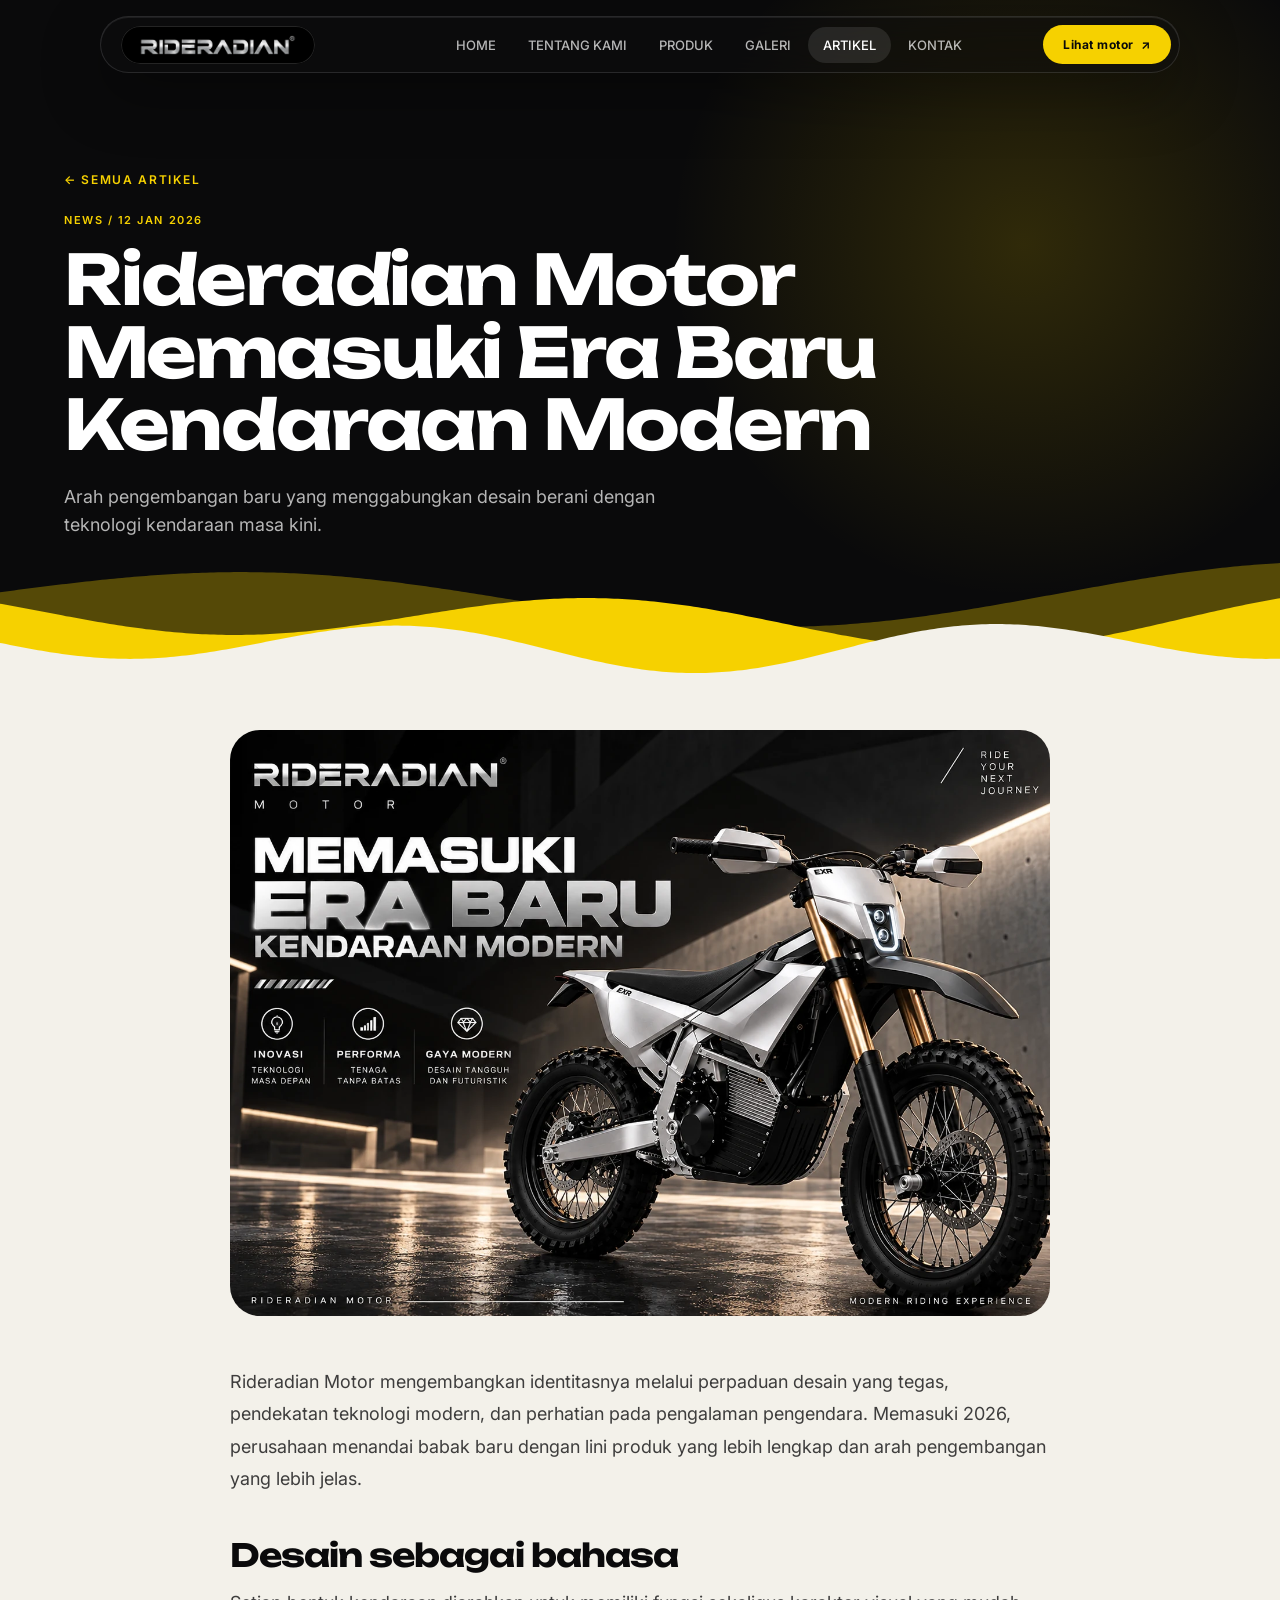
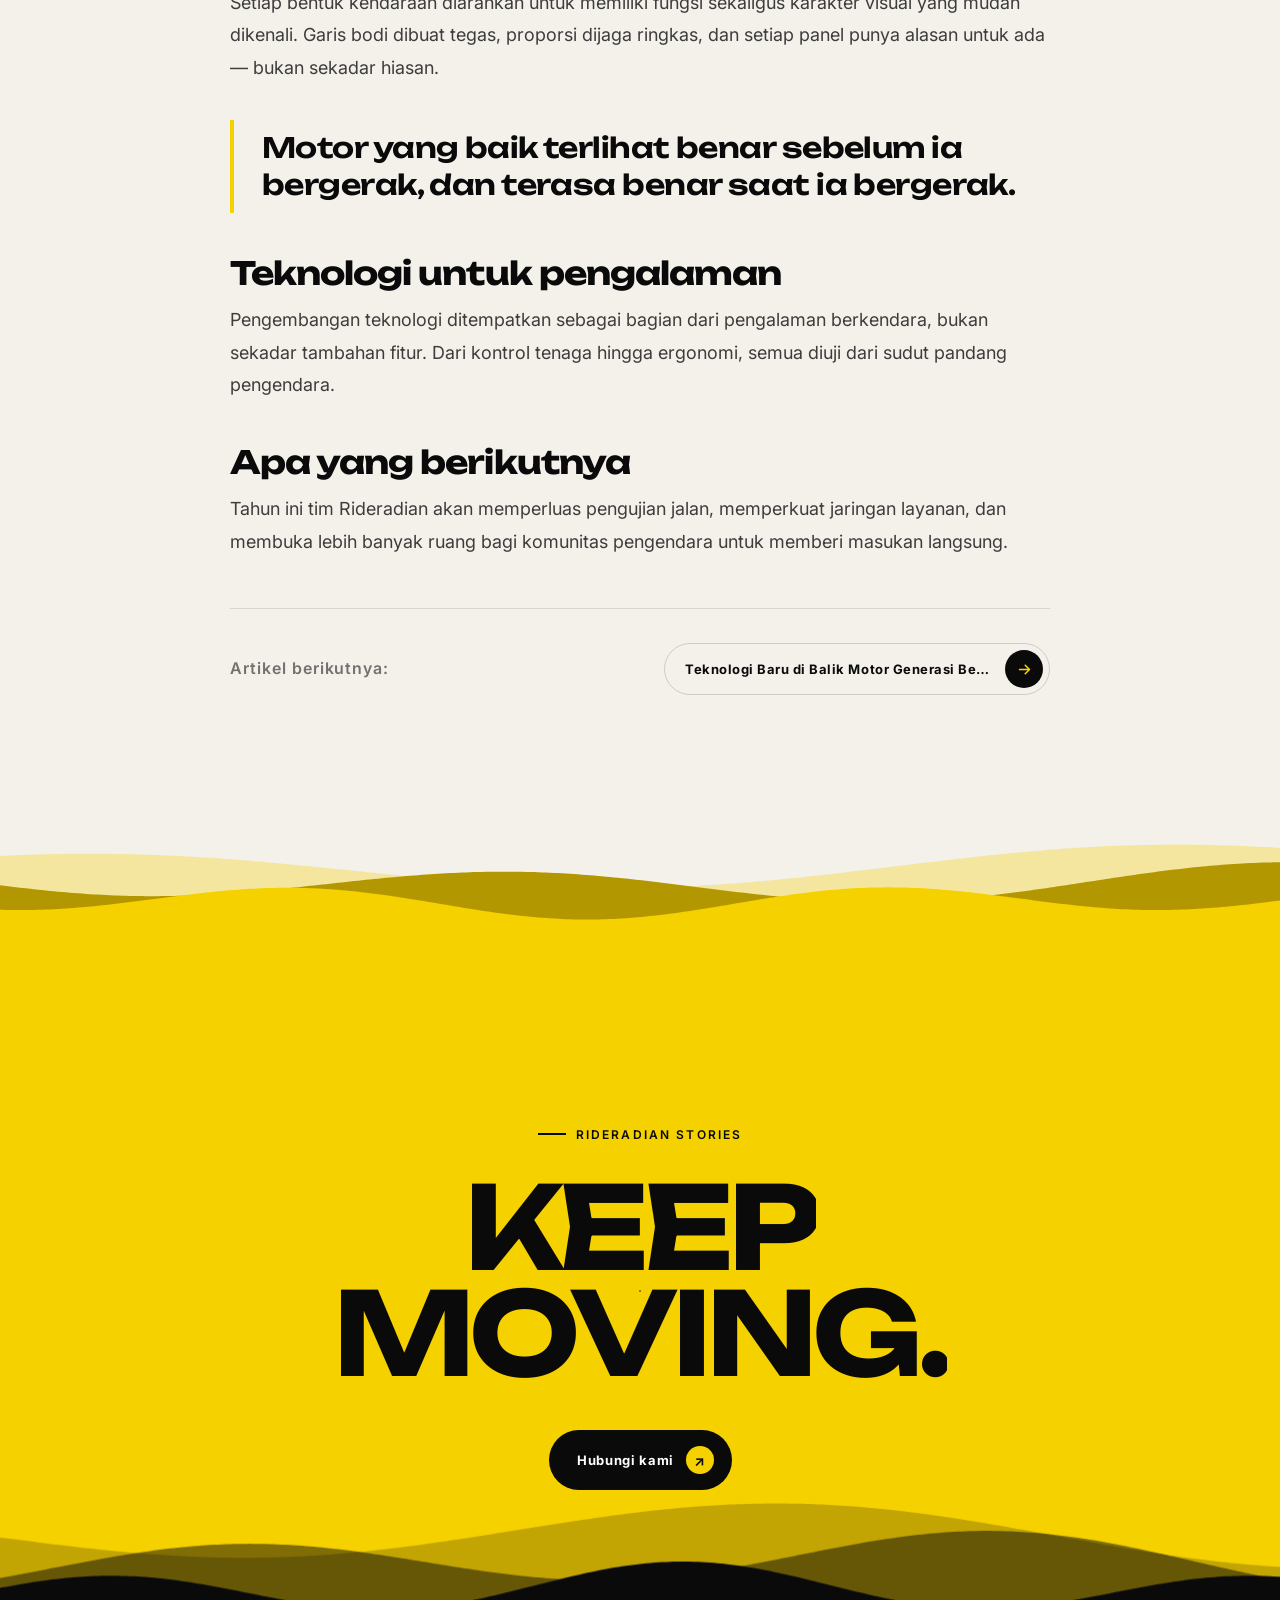
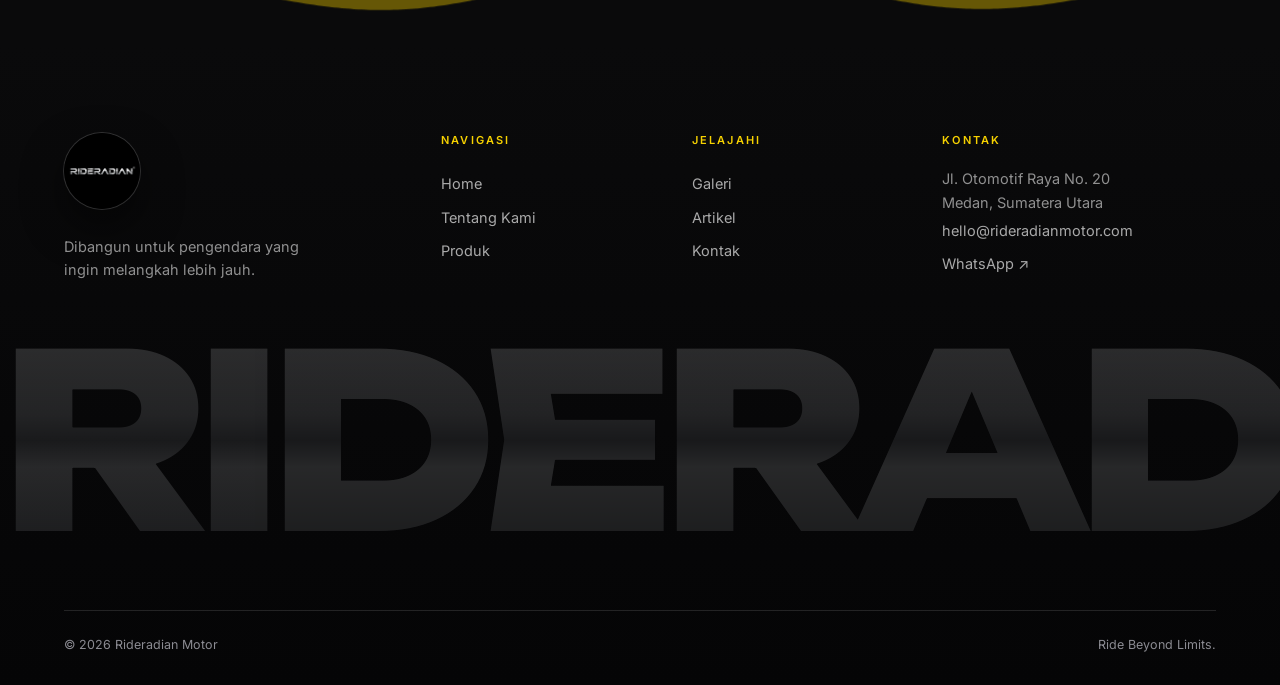
<file: artikel-detail.html>
<!doctype html>
<html lang="id">
  <head>
    <meta charset="utf-8">
    <meta name="viewport" content="width=device-width,initial-scale=1,viewport-fit=cover">
    <title>Artikel — Rideradian Motor</title>
    <meta name="description" content="Artikel Rideradian Motor.">
    <meta name="theme-color" content="#0a0a0b">
    <link rel="icon" href="favicon.ico" sizes="any">
    <link rel="apple-touch-icon" href="assets/images/apple-touch-icon.png">
    <meta property="og:image" content="assets/images/og.jpg">
    <meta property="og:site_name" content="Rideradian Motor">
    <link rel="preconnect" href="https://fonts.googleapis.com">
    <link rel="preconnect" href="https://fonts.gstatic.com" crossorigin>
    <link href="https://fonts.googleapis.com/css2?family=Inter:wght@400;500;600;700&family=Unbounded:wght@300;500;700;800&display=swap" rel="stylesheet">
    <link rel="stylesheet" href="css/style.css">
    <link rel="stylesheet" href="css/theme.css">
    <noscript><style>.loader{display:none}.reveal,.reveal-l,.reveal-r,.stagger>*{opacity:1;transform:none}.split .w>span{transform:none}.clip-reveal{clip-path:none}</style></noscript>
  </head>
  <body data-page="artikel-detail">
    <div class="loader" aria-hidden="true">
      <div class="loader-inner">
        <div class="loader-mark"><img src="assets/images/logo-circle.png" width="640" height="640" alt=""></div>
        <div class="loader-bar"><i></i></div>
        <small>RIDERADIAN MOTOR</small>
      </div>
    </div>
    <div class="scroll-progress"></div>
    <div class="cursor"></div>
    <div class="cursor-dot"></div>
    <header class="site-nav" id="navbar">
      <div class="nav-pill">
        <a class="brand" href="index.html" aria-label="Rideradian Motor — beranda"><img class="brand-logo" src="assets/images/logo-word.png" width="720" height="91" alt="Rideradian"></a>
        <nav class="nav-links" aria-label="Navigasi utama">
          <span class="nav-indicator"></span>
          <a href="index.html" data-page="home"><svg class="ni" viewBox="0 0 24 24" fill="none" stroke="currentColor" stroke-width="1.7" stroke-linecap="round" stroke-linejoin="round" aria-hidden="true">
            <path d="M3 11.5 12 4l9 7.5"/>
            <path d="M5.5 10v10h13V10"/>
            <path d="M10 20v-6h4v6"/>
          </svg><span class="nl">Home</span></a>
          <a href="tentang.html" data-page="tentang"><svg class="ni" viewBox="0 0 24 24" fill="none" stroke="currentColor" stroke-width="1.7" stroke-linecap="round" stroke-linejoin="round" aria-hidden="true">
            <circle cx="12" cy="8" r="3.6"/>
            <path d="M4.5 20.5c.6-4 3.7-6.5 7.5-6.5s6.9 2.5 7.5 6.5"/>
          </svg><span class="nl">Tentang<em class="x"> Kami</em></span></a>
          <a href="produk.html" data-page="produk"><svg class="ni" viewBox="0 0 24 24" fill="none" stroke="currentColor" stroke-width="1.7" stroke-linecap="round" stroke-linejoin="round" aria-hidden="true">
            <path d="M12 3 4 7.2v9.6L12 21l8-4.2V7.2z"/>
            <path d="M4 7.2 12 11.5l8-4.3"/>
            <path d="M12 11.5V21"/>
          </svg><span class="nl">Produk</span></a>
          <a href="galeri.html" data-page="galeri"><svg class="ni" viewBox="0 0 24 24" fill="none" stroke="currentColor" stroke-width="1.7" stroke-linecap="round" stroke-linejoin="round" aria-hidden="true">
            <rect x="3.5" y="4.5" width="17" height="15" rx="2.5"/>
            <circle cx="9" cy="10" r="1.6"/>
            <path d="m4 17 5-4.5 3.5 3 3-2.5 4.5 4"/>
          </svg><span class="nl">Galeri</span></a>
          <a href="artikel.html" data-page="artikel"><svg class="ni" viewBox="0 0 24 24" fill="none" stroke="currentColor" stroke-width="1.7" stroke-linecap="round" stroke-linejoin="round" aria-hidden="true">
            <path d="M6 3.5h8.5L19 8v12.5H6z"/>
            <path d="M14 3.5V8h5"/>
            <path d="M9 12.5h7M9 16h7"/>
          </svg><span class="nl">Artikel</span></a>
          <a href="kontak.html" data-page="kontak"><svg class="ni" viewBox="0 0 24 24" fill="none" stroke="currentColor" stroke-width="1.7" stroke-linecap="round" stroke-linejoin="round" aria-hidden="true">
            <rect x="3" y="5.5" width="18" height="13" rx="2.5"/>
            <path d="m3.5 7.5 8.5 6 8.5-6"/>
          </svg><span class="nl">Kontak</span></a>
        </nav>
        <a class="nav-cta" href="produk.html"><span>Lihat motor</span><em>↗</em></a>
        <button class="menu-toggle" id="menuToggle" aria-label="Buka menu" aria-expanded="false"><i></i><i></i><i></i></button>
      </div>
    </header>
    <nav class="mobile-nav" id="mobileNav" aria-label="Menu seluler">
      <a class="m-link" href="index.html" data-page="home"><small>01</small>Home</a>
      <a class="m-link" href="tentang.html" data-page="tentang"><small>02</small>Tentang Kami</a>
      <a class="m-link" href="produk.html" data-page="produk"><small>03</small>Produk</a>
      <a class="m-link" href="galeri.html" data-page="galeri"><small>04</small>Galeri</a>
      <a class="m-link" href="artikel.html" data-page="artikel"><small>05</small>Artikel</a>
      <a class="m-link" href="kontak.html" data-page="kontak"><small>06</small>Kontak</a>
      <div class="mobile-foot"><span>Medan, Sumatera Utara</span><span>hello@rideradianmotor.com</span></div>
    </nav>
    <main>
      <section class="page-hero article-detail-hero" data-nav="dark">
        <div class="container">
          <a class="back" href="artikel.html">← SEMUA ARTIKEL</a><span class="tag" id="detailMeta">NEWS</span>
          <h1 id="detailTitle">Artikel</h1>
          <p class="lead" id="detailIntro"></p>
        </div>
        <div class="wv" data-to="#f3f1ea" data-back="rgba(246,209,0,.32)" data-mid="#f6d100" aria-hidden="true"></div>
      </section>
      <section class="section sec-light" data-nav="light" style="padding-top:30px">
        <div class="container article-detail-body">
          <div class="aimg" id="detailImage"></div>
          <div id="detailContent"></div>
          <div class="share-row"><span class="muted" style="color:rgba(10,10,11,.55)">Artikel berikutnya:</span><a class="read-more" id="nextArticle" href="artikel.html"><span class="rm-text" id="nextTitle">Lihat semua</span><span class="rm-arr"><svg viewBox="0 0 24 24" fill="none" stroke="currentColor" stroke-width="2.2" stroke-linecap="round" stroke-linejoin="round">
            <path d="M5 12h14M13 6l6 6-6 6"/>
          </svg></span></a></div>
        </div>
      </section>
      <div class="wv wv-short" style="background:#f3f1ea" data-to="#f6d100" data-back="rgba(246,209,0,.32)" data-mid="#b39700" aria-hidden="true"></div>
      <section class="cta">
        <i class="cta-ring"></i><i class="cta-ring"></i><i class="cta-ring"></i>
        <div class="container">
          <span class="eyebrow reveal">RIDERADIAN STORIES</span>
          <h2 class="split">KEEP<br>MOVING.</h2>
          <a class="btn btn-dark reveal" href="kontak.html" data-cursor>Hubungi kami<span class="arr">↗</span></a>
        </div>
        <div class="wv" data-to="#0a0a0b" data-back="rgba(10,10,11,.22)" data-mid="rgba(10,10,11,.5)" aria-hidden="true"></div>
      </section>
    </main>
    <footer class="footer">
      <div class="footer-grid">
        <div>
          <a class="brand footer-brand" href="index.html"><img class="brand-circle" src="assets/images/logo-circle.png" width="640" height="640" alt="Rideradian" loading="lazy"></a>
          <p>Dibangun untuk pengendara yang ingin melangkah lebih jauh.</p>
        </div>
        <div>
          <h4>NAVIGASI</h4>
          <a href="index.html">Home</a><a href="tentang.html">Tentang Kami</a><a href="produk.html">Produk</a>
        </div>
        <div>
          <h4>JELAJAHI</h4>
          <a href="galeri.html">Galeri</a><a href="artikel.html">Artikel</a><a href="kontak.html">Kontak</a>
        </div>
        <div>
          <h4>KONTAK</h4>
          <p style="margin-top:0">Jl. Otomotif Raya No. 20<br>Medan, Sumatera Utara</p>
          <a href="mailto:hello@rideradianmotor.com">hello@rideradianmotor.com</a><a href="https://wa.me/62812345678" target="_blank" rel="noopener">WhatsApp ↗</a>
        </div>
      </div>
      <div class="big-text" aria-hidden="true" data-xspeed="-.06">RIDERADIAN</div>
      <div class="footer-bottom"><span>© <span class="year">2026</span> Rideradian Motor</span><span>Ride Beyond Limits.</span></div>
    </footer>
    <button class="to-top" aria-label="Kembali ke atas">↑</button>
    <script src="js/data.js"></script>
    <script src="js/script.js" defer></script>
    <script src="js/waves.js" defer></script>
  </body>
</html>
</file>
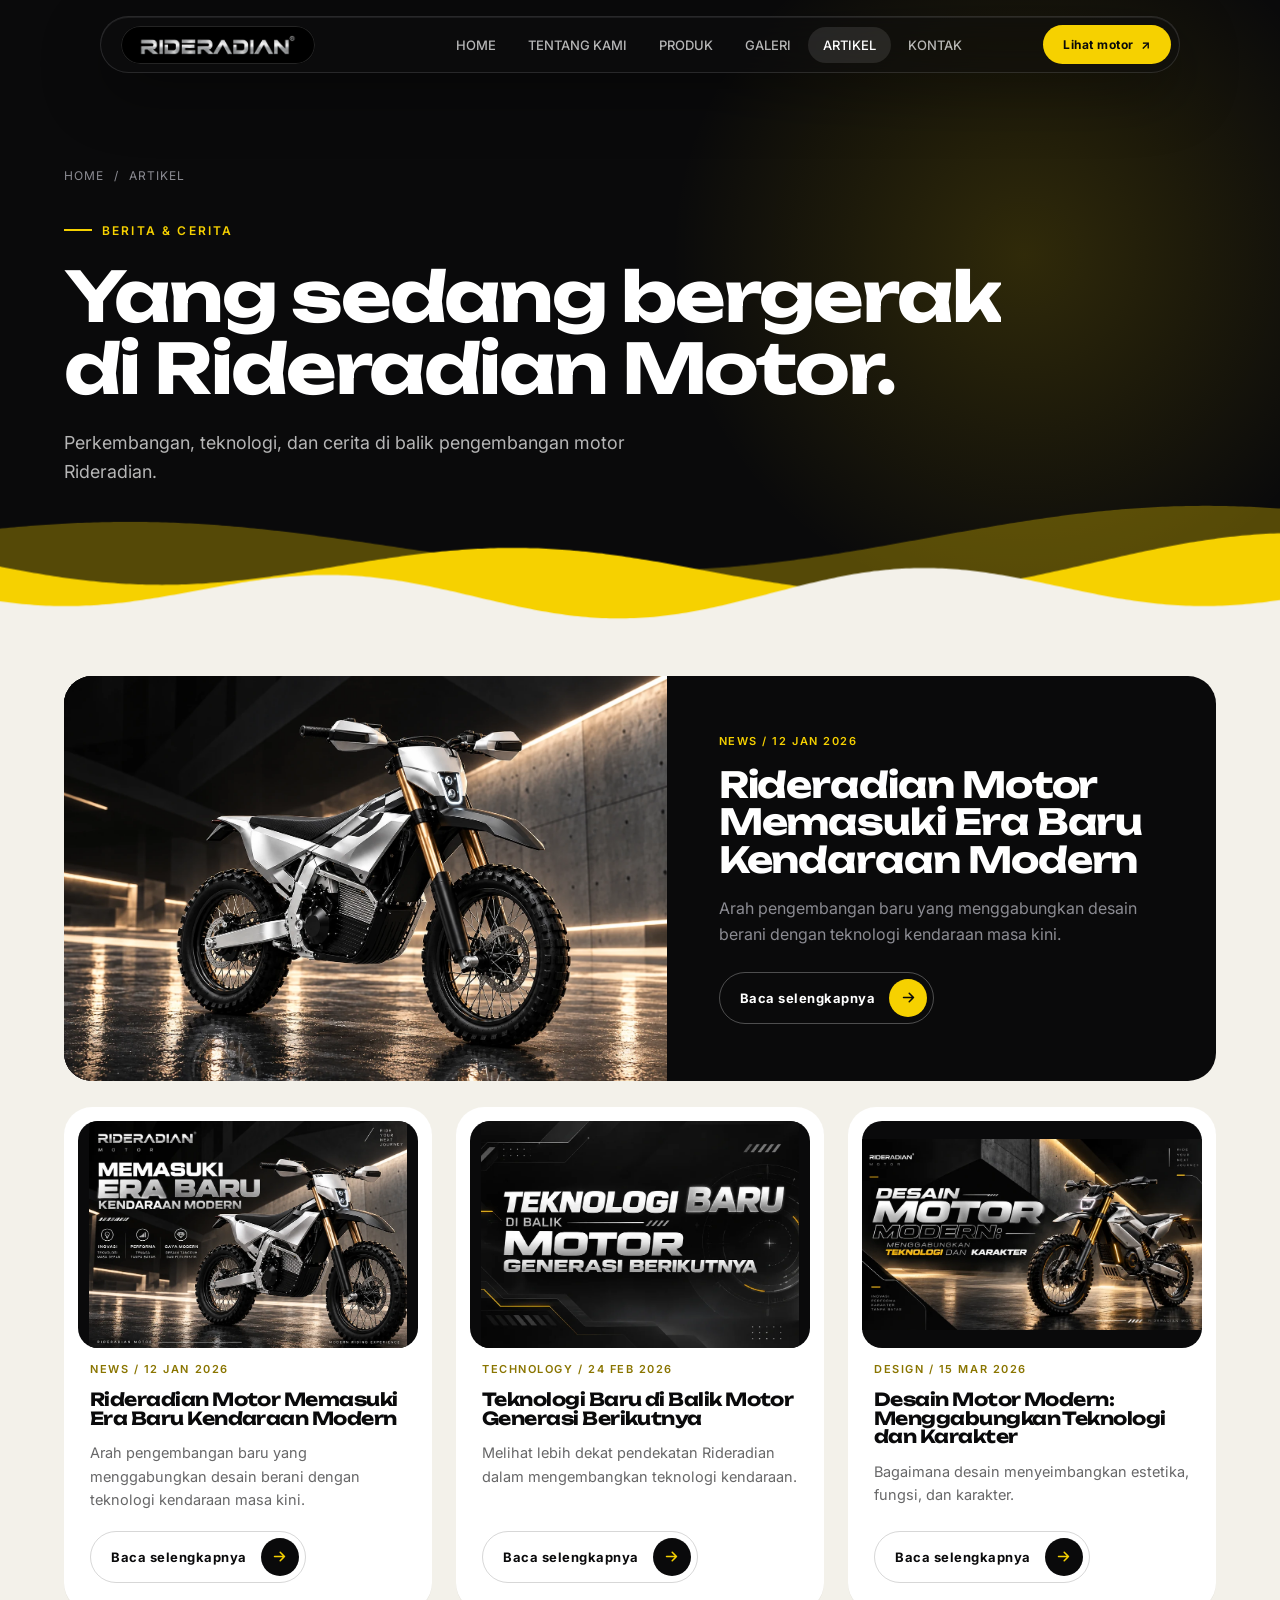
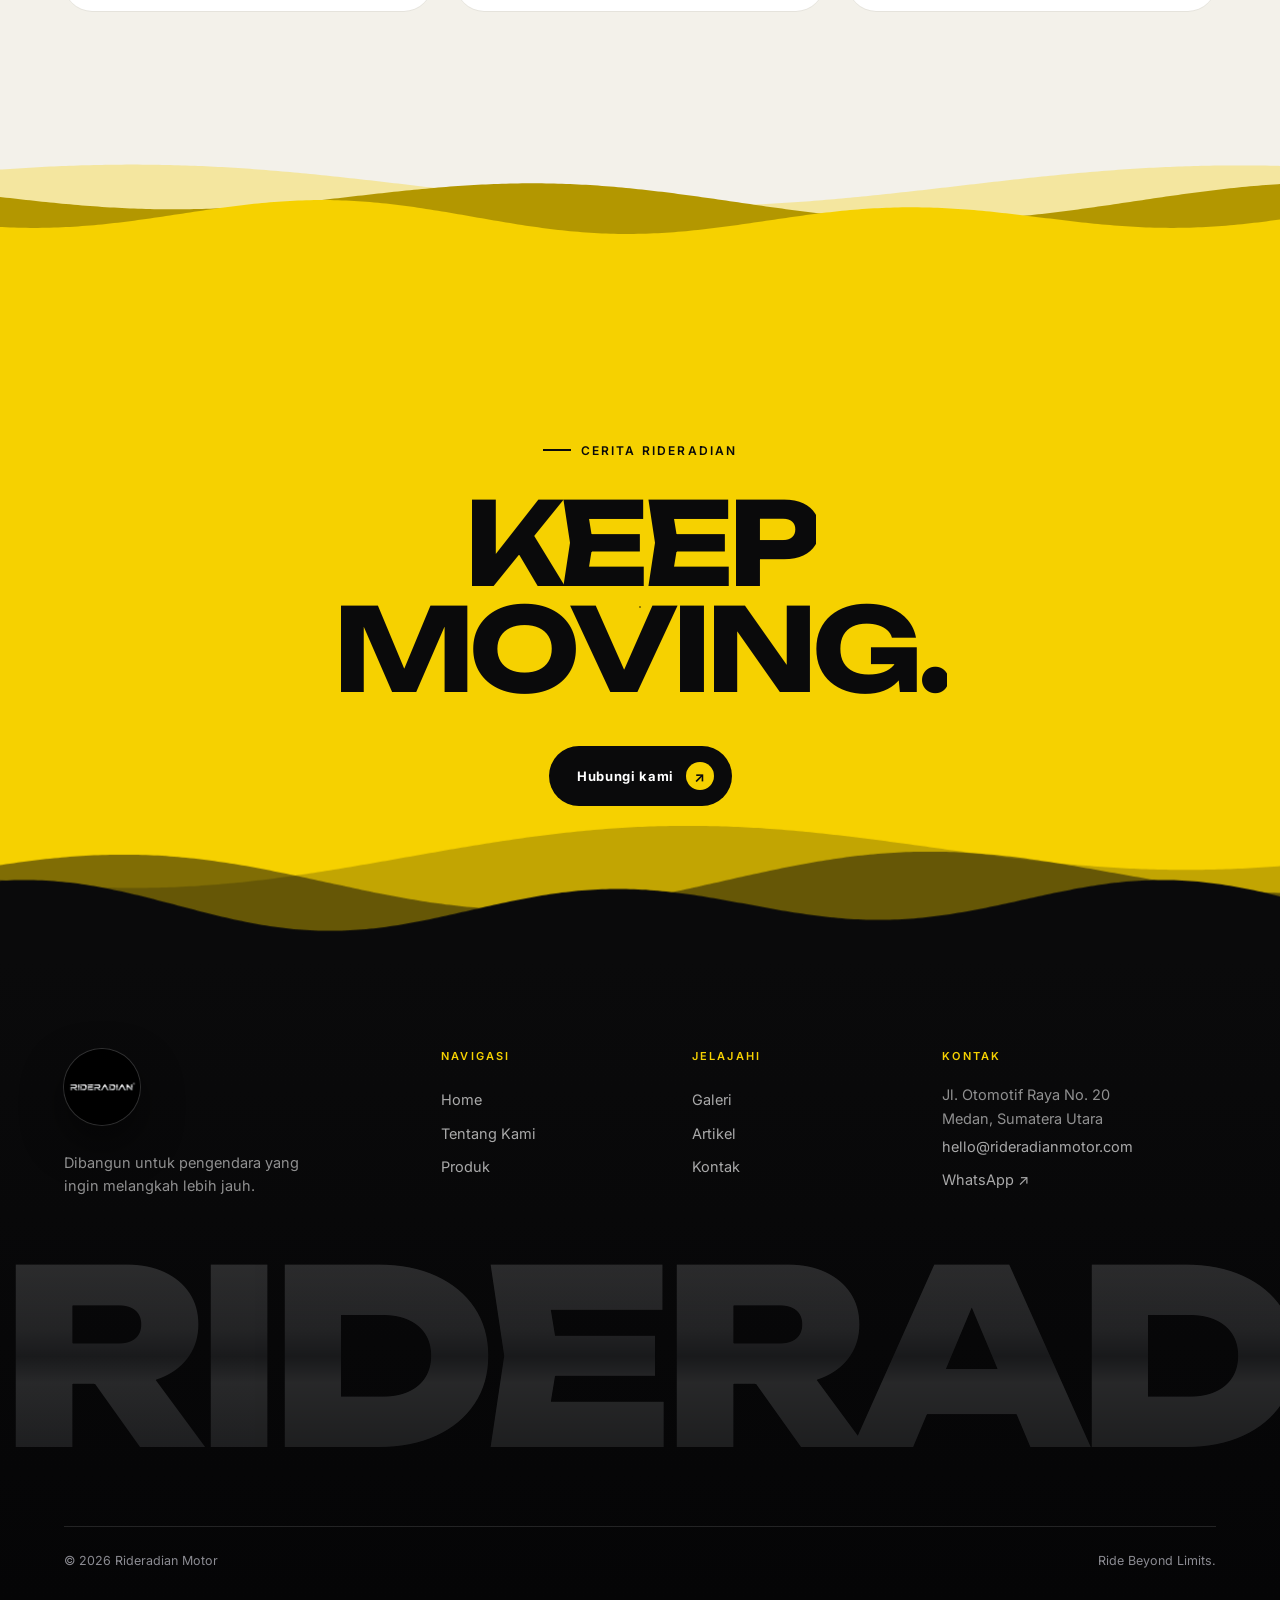
<file: artikel.html>
<!doctype html>
<html lang="id">
  <head>
    <meta charset="utf-8">
    <meta name="viewport" content="width=device-width,initial-scale=1,viewport-fit=cover">
    <title>Artikel & Berita — Rideradian Motor</title>
    <meta name="description" content="Berita, teknologi, dan cerita di balik pengembangan motor Rideradian.">
    <meta name="theme-color" content="#0a0a0b">
    <link rel="icon" href="favicon.ico" sizes="any">
    <link rel="apple-touch-icon" href="assets/images/apple-touch-icon.png">
    <meta property="og:image" content="assets/images/og.jpg">
    <meta property="og:site_name" content="Rideradian Motor">
    <link rel="preconnect" href="https://fonts.googleapis.com">
    <link rel="preconnect" href="https://fonts.gstatic.com" crossorigin>
    <link href="https://fonts.googleapis.com/css2?family=Inter:wght@400;500;600;700&family=Unbounded:wght@300;500;700;800&display=swap" rel="stylesheet">
    <link rel="stylesheet" href="css/style.css">
    <link rel="stylesheet" href="css/theme.css">
    <noscript><style>.loader{display:none}.reveal,.reveal-l,.reveal-r,.stagger>*{opacity:1;transform:none}.split .w>span{transform:none}.clip-reveal{clip-path:none}</style></noscript>
  </head>
  <body data-page="artikel">
    <div class="loader" aria-hidden="true">
      <div class="loader-inner">
        <div class="loader-mark"><img src="assets/images/logo-circle.png" width="640" height="640" alt=""></div>
        <div class="loader-bar"><i></i></div>
        <small>RIDERADIAN MOTOR</small>
      </div>
    </div>
    <div class="scroll-progress"></div>
    <div class="cursor"></div>
    <div class="cursor-dot"></div>
    <header class="site-nav" id="navbar">
      <div class="nav-pill">
        <a class="brand" href="index.html" aria-label="Rideradian Motor — beranda"><img class="brand-logo" src="assets/images/logo-word.png" width="720" height="91" alt="Rideradian"></a>
        <nav class="nav-links" aria-label="Navigasi utama">
          <span class="nav-indicator"></span>
          <a href="index.html" data-page="home"><svg class="ni" viewBox="0 0 24 24" fill="none" stroke="currentColor" stroke-width="1.7" stroke-linecap="round" stroke-linejoin="round" aria-hidden="true">
            <path d="M3 11.5 12 4l9 7.5"/>
            <path d="M5.5 10v10h13V10"/>
            <path d="M10 20v-6h4v6"/>
          </svg><span class="nl">Home</span></a>
          <a href="tentang.html" data-page="tentang"><svg class="ni" viewBox="0 0 24 24" fill="none" stroke="currentColor" stroke-width="1.7" stroke-linecap="round" stroke-linejoin="round" aria-hidden="true">
            <circle cx="12" cy="8" r="3.6"/>
            <path d="M4.5 20.5c.6-4 3.7-6.5 7.5-6.5s6.9 2.5 7.5 6.5"/>
          </svg><span class="nl">Tentang<em class="x"> Kami</em></span></a>
          <a href="produk.html" data-page="produk"><svg class="ni" viewBox="0 0 24 24" fill="none" stroke="currentColor" stroke-width="1.7" stroke-linecap="round" stroke-linejoin="round" aria-hidden="true">
            <path d="M12 3 4 7.2v9.6L12 21l8-4.2V7.2z"/>
            <path d="M4 7.2 12 11.5l8-4.3"/>
            <path d="M12 11.5V21"/>
          </svg><span class="nl">Produk</span></a>
          <a href="galeri.html" data-page="galeri"><svg class="ni" viewBox="0 0 24 24" fill="none" stroke="currentColor" stroke-width="1.7" stroke-linecap="round" stroke-linejoin="round" aria-hidden="true">
            <rect x="3.5" y="4.5" width="17" height="15" rx="2.5"/>
            <circle cx="9" cy="10" r="1.6"/>
            <path d="m4 17 5-4.5 3.5 3 3-2.5 4.5 4"/>
          </svg><span class="nl">Galeri</span></a>
          <a href="artikel.html" data-page="artikel"><svg class="ni" viewBox="0 0 24 24" fill="none" stroke="currentColor" stroke-width="1.7" stroke-linecap="round" stroke-linejoin="round" aria-hidden="true">
            <path d="M6 3.5h8.5L19 8v12.5H6z"/>
            <path d="M14 3.5V8h5"/>
            <path d="M9 12.5h7M9 16h7"/>
          </svg><span class="nl">Artikel</span></a>
          <a href="kontak.html" data-page="kontak"><svg class="ni" viewBox="0 0 24 24" fill="none" stroke="currentColor" stroke-width="1.7" stroke-linecap="round" stroke-linejoin="round" aria-hidden="true">
            <rect x="3" y="5.5" width="18" height="13" rx="2.5"/>
            <path d="m3.5 7.5 8.5 6 8.5-6"/>
          </svg><span class="nl">Kontak</span></a>
        </nav>
        <a class="nav-cta" href="produk.html"><span>Lihat motor</span><em>↗</em></a>
        <button class="menu-toggle" id="menuToggle" aria-label="Buka menu" aria-expanded="false"><i></i><i></i><i></i></button>
      </div>
    </header>
    <nav class="mobile-nav" id="mobileNav" aria-label="Menu seluler">
      <a class="m-link" href="index.html" data-page="home"><small>01</small>Home</a>
      <a class="m-link" href="tentang.html" data-page="tentang"><small>02</small>Tentang Kami</a>
      <a class="m-link" href="produk.html" data-page="produk"><small>03</small>Produk</a>
      <a class="m-link" href="galeri.html" data-page="galeri"><small>04</small>Galeri</a>
      <a class="m-link" href="artikel.html" data-page="artikel"><small>05</small>Artikel</a>
      <a class="m-link" href="kontak.html" data-page="kontak"><small>06</small>Kontak</a>
      <div class="mobile-foot"><span>Medan, Sumatera Utara</span><span>hello@rideradianmotor.com</span></div>
    </nav>
    <main>
      <section class="page-hero" data-nav="dark">
        <div class="container">
          <div class="crumbs reveal"><a href="index.html">HOME</a><span>/</span><span>ARTIKEL</span></div>
          <span class="eyebrow reveal">BERITA & CERITA</span>
          <h1 class="split">Yang sedang bergerak<br>di Rideradian Motor.</h1>
          <p class="lead reveal">Perkembangan, teknologi, dan cerita di balik pengembangan motor Rideradian.</p>
        </div>
        <div class="wv" data-to="#f3f1ea" data-back="rgba(246,209,0,.32)" data-mid="#f6d100" aria-hidden="true"></div>
      </section>
      <section class="section sec-light" data-nav="light" style="padding-top:30px">
        <div class="container">
          <article class="featured-article reveal">
            <a class="aimg" href="artikel-detail.html?id=era-baru-kendaraan-modern" data-cursor><img src="assets/images/articles/featured-showroom.webp" alt="Rideradian EXR di showroom futuristik" loading="lazy" draggable="false"></a>
            <div>
              <span class="tag">NEWS / 12 JAN 2026</span>
              <h2>Rideradian Motor Memasuki Era Baru Kendaraan Modern</h2>
              <p>Arah pengembangan baru yang menggabungkan desain berani dengan teknologi kendaraan masa kini.</p>
              <a class="read-more on-dark" href="artikel-detail.html?id=era-baru-kendaraan-modern"><span class="rm-text">Baca selengkapnya</span><span class="rm-arr"><svg viewBox="0 0 24 24" fill="none" stroke="currentColor" stroke-width="2.2" stroke-linecap="round" stroke-linejoin="round">
                <path d="M5 12h14M13 6l6 6-6 6"/>
              </svg></span></a>
            </div>
          </article>
          <div class="article-grid stagger">
            <article class="article-card reveal">
              <a class="aimg" href="artikel-detail.html?id=era-baru-kendaraan-modern" data-cursor aria-label="Rideradian Motor Memasuki Era Baru Kendaraan Modern"><img src="assets/images/articles/era-baru-kendaraan-modern-sm.webp" alt="Rideradian Motor Memasuki Era Baru Kendaraan Modern" loading="lazy" draggable="false"></a><span class="tag">NEWS / 12 JAN 2026</span>
              <h3>Rideradian Motor Memasuki Era Baru Kendaraan Modern</h3>
              <p>Arah pengembangan baru yang menggabungkan desain berani dengan teknologi kendaraan masa kini.</p>
              <a class="read-more" href="artikel-detail.html?id=era-baru-kendaraan-modern"><span class="rm-text">Baca selengkapnya</span><span class="rm-arr"><svg viewBox="0 0 24 24" fill="none" stroke="currentColor" stroke-width="2.2" stroke-linecap="round" stroke-linejoin="round">
                <path d="M5 12h14M13 6l6 6-6 6"/>
              </svg></span></a>
            </article>
            <article class="article-card reveal">
              <a class="aimg" href="artikel-detail.html?id=teknologi-motor-generasi-berikutnya" data-cursor aria-label="Teknologi Baru di Balik Motor Generasi Berikutnya"><img src="assets/images/articles/teknologi-motor-generasi-berikutnya-sm.webp" alt="Teknologi Baru di Balik Motor Generasi Berikutnya" loading="lazy" draggable="false"></a><span class="tag">TECHNOLOGY / 24 FEB 2026</span>
              <h3>Teknologi Baru di Balik Motor Generasi Berikutnya</h3>
              <p>Melihat lebih dekat pendekatan Rideradian dalam mengembangkan teknologi kendaraan.</p>
              <a class="read-more" href="artikel-detail.html?id=teknologi-motor-generasi-berikutnya"><span class="rm-text">Baca selengkapnya</span><span class="rm-arr"><svg viewBox="0 0 24 24" fill="none" stroke="currentColor" stroke-width="2.2" stroke-linecap="round" stroke-linejoin="round">
                <path d="M5 12h14M13 6l6 6-6 6"/>
              </svg></span></a>
            </article>
            <article class="article-card reveal">
              <a class="aimg" href="artikel-detail.html?id=desain-motor-modern" data-cursor aria-label="Desain Motor Modern: Menggabungkan Teknologi dan Karakter"><img src="assets/images/articles/desain-motor-modern-sm.webp" alt="Desain Motor Modern: Menggabungkan Teknologi dan Karakter" loading="lazy" draggable="false"></a><span class="tag">DESIGN / 15 MAR 2026</span>
              <h3>Desain Motor Modern: Menggabungkan Teknologi dan Karakter</h3>
              <p>Bagaimana desain menyeimbangkan estetika, fungsi, dan karakter.</p>
              <a class="read-more" href="artikel-detail.html?id=desain-motor-modern"><span class="rm-text">Baca selengkapnya</span><span class="rm-arr"><svg viewBox="0 0 24 24" fill="none" stroke="currentColor" stroke-width="2.2" stroke-linecap="round" stroke-linejoin="round">
                <path d="M5 12h14M13 6l6 6-6 6"/>
              </svg></span></a>
            </article>
          </div>
        </div>
      </section>
      <div class="wv wv-short" style="background:#f3f1ea" data-to="#f6d100" data-back="rgba(246,209,0,.32)" data-mid="#b39700" aria-hidden="true"></div>
      <section class="cta">
        <i class="cta-ring"></i><i class="cta-ring"></i><i class="cta-ring"></i>
        <div class="container">
          <span class="eyebrow reveal">CERITA RIDERADIAN</span>
          <h2 class="split">KEEP<br>MOVING.</h2>
          <a class="btn btn-dark reveal" href="kontak.html" data-cursor>Hubungi kami<span class="arr">↗</span></a>
        </div>
        <div class="wv" data-to="#0a0a0b" data-back="rgba(10,10,11,.22)" data-mid="rgba(10,10,11,.5)" aria-hidden="true"></div>
      </section>
    </main>
    <footer class="footer">
      <div class="footer-grid">
        <div>
          <a class="brand footer-brand" href="index.html"><img class="brand-circle" src="assets/images/logo-circle.png" width="640" height="640" alt="Rideradian" loading="lazy"></a>
          <p>Dibangun untuk pengendara yang ingin melangkah lebih jauh.</p>
        </div>
        <div>
          <h4>NAVIGASI</h4>
          <a href="index.html">Home</a><a href="tentang.html">Tentang Kami</a><a href="produk.html">Produk</a>
        </div>
        <div>
          <h4>JELAJAHI</h4>
          <a href="galeri.html">Galeri</a><a href="artikel.html">Artikel</a><a href="kontak.html">Kontak</a>
        </div>
        <div>
          <h4>KONTAK</h4>
          <p style="margin-top:0">Jl. Otomotif Raya No. 20<br>Medan, Sumatera Utara</p>
          <a href="mailto:hello@rideradianmotor.com">hello@rideradianmotor.com</a><a href="https://wa.me/62812345678" target="_blank" rel="noopener">WhatsApp ↗</a>
        </div>
      </div>
      <div class="big-text" aria-hidden="true" data-xspeed="-.06">RIDERADIAN</div>
      <div class="footer-bottom"><span>© <span class="year">2026</span> Rideradian Motor</span><span>Ride Beyond Limits.</span></div>
    </footer>
    <button class="to-top" aria-label="Kembali ke atas">↑</button>
    <script src="js/data.js"></script>
    <script src="js/script.js" defer></script>
    <script src="js/waves.js" defer></script>
  </body>
</html>
</file>
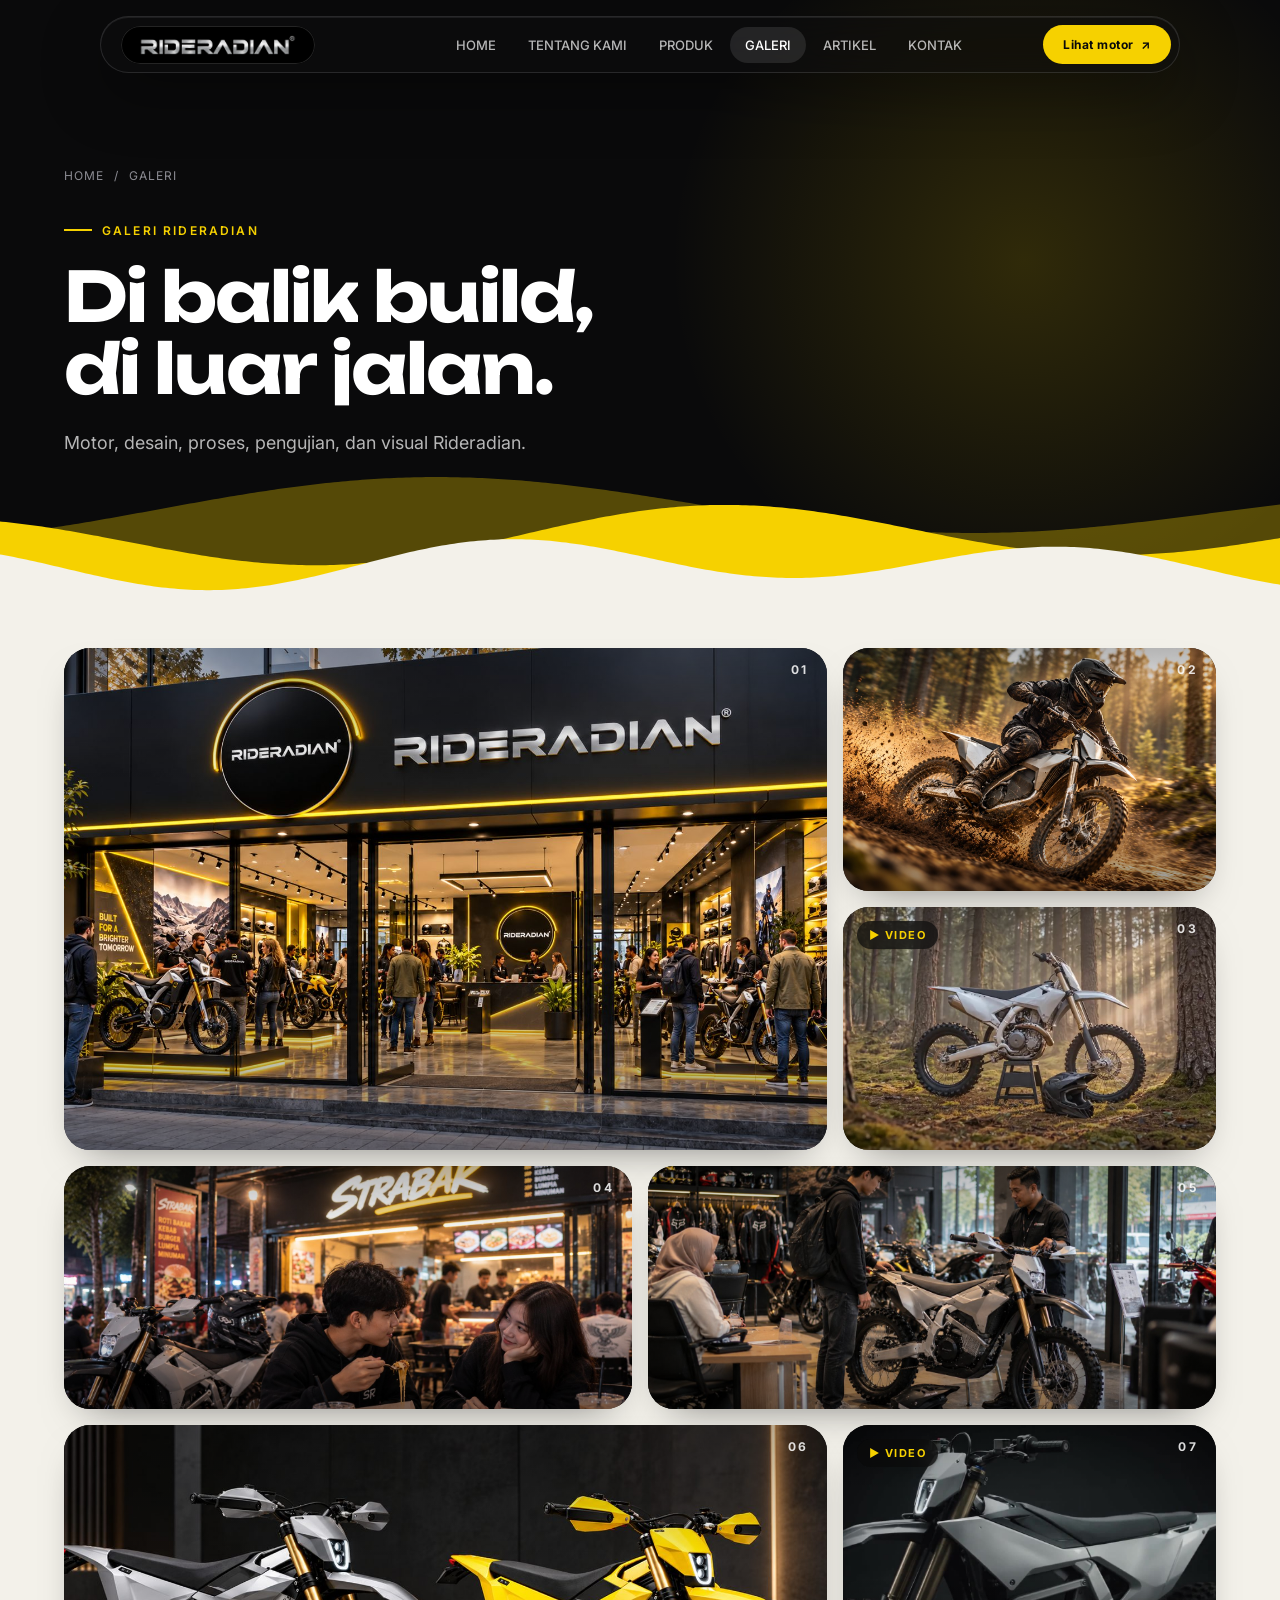
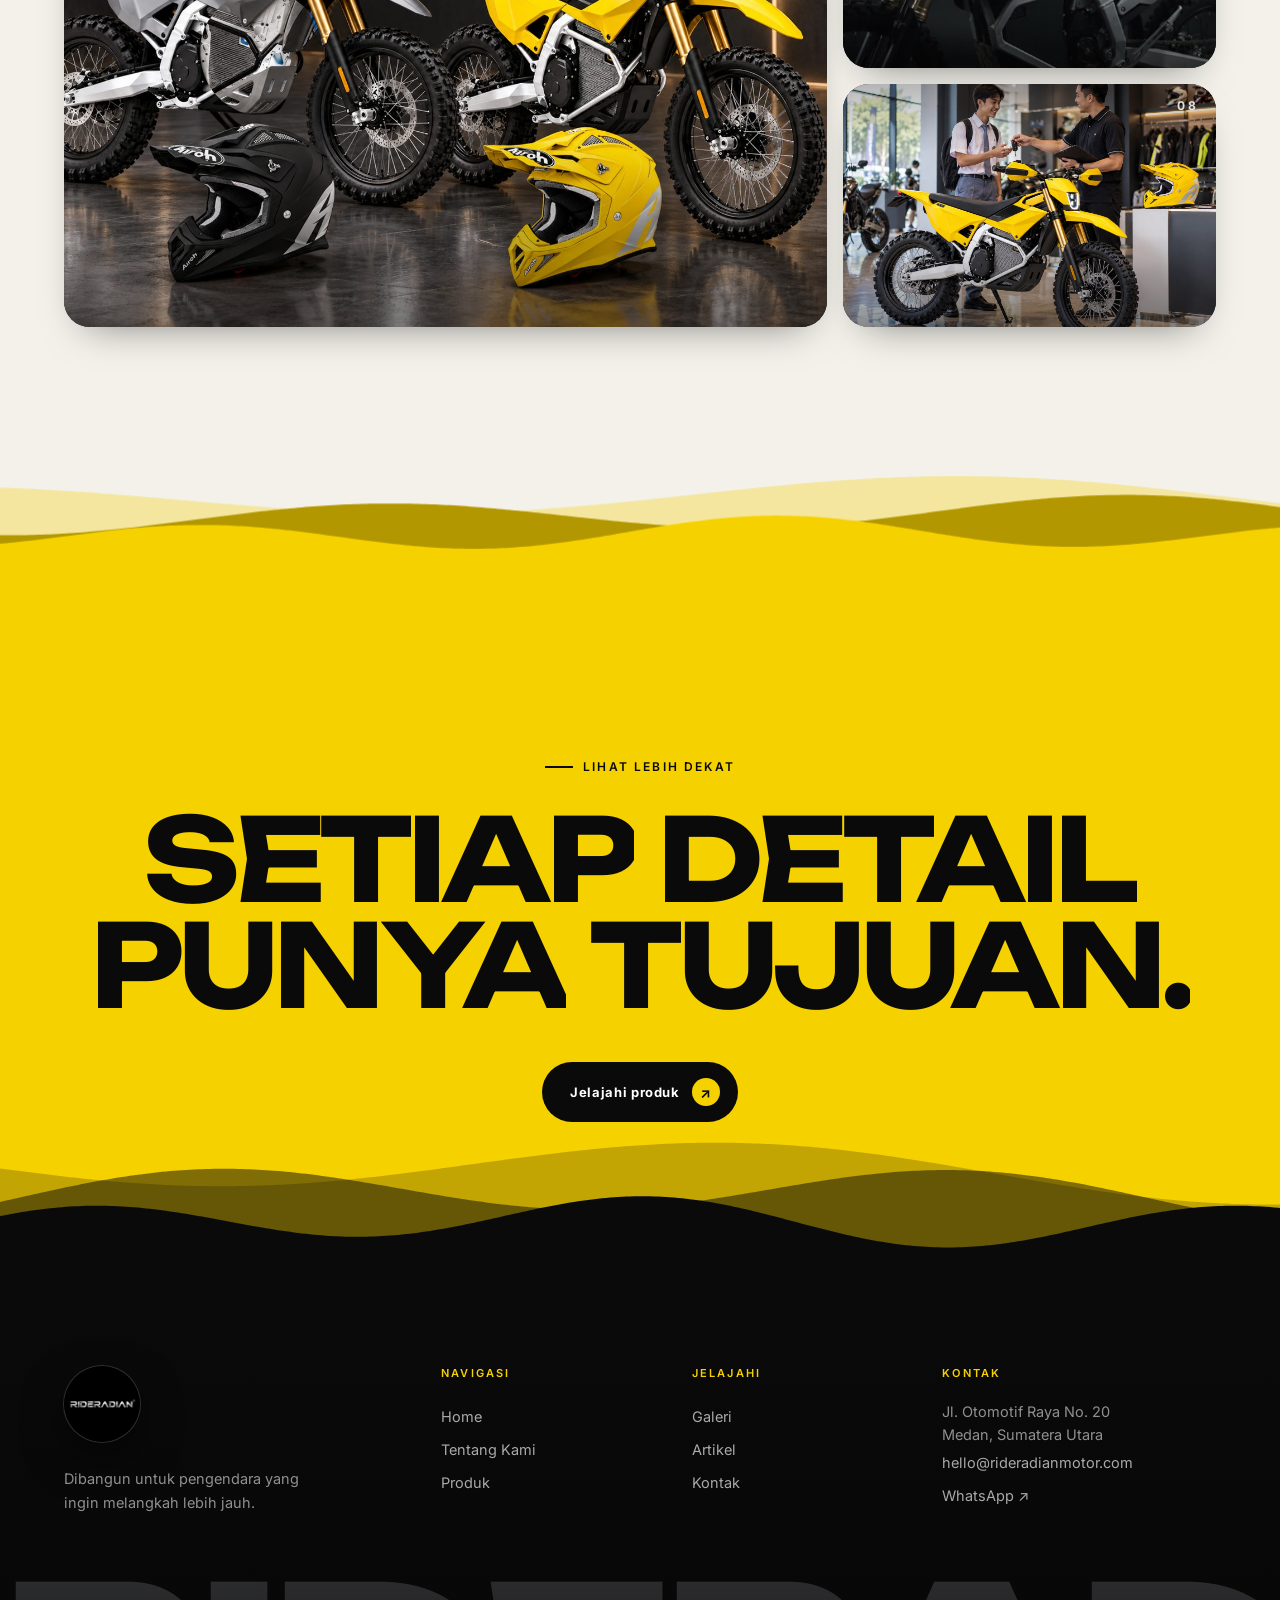
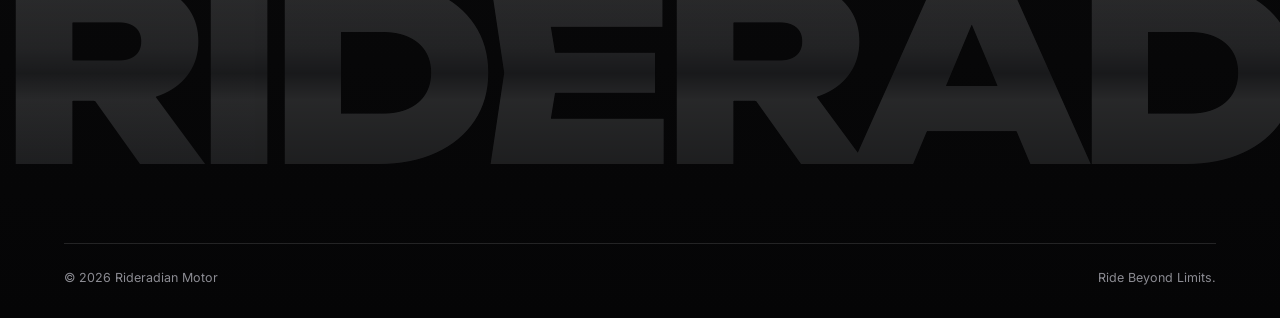
<file: galeri.html>
<!doctype html>
<html lang="id">
  <head>
    <meta charset="utf-8">
    <meta name="viewport" content="width=device-width,initial-scale=1,viewport-fit=cover">
    <title>Galeri — Rideradian Motor</title>
    <meta name="description" content="Galeri visual Rideradian Motor: motor, desain, proses, dan pengujian.">
    <meta name="theme-color" content="#0a0a0b">
    <link rel="icon" href="favicon.ico" sizes="any">
    <link rel="apple-touch-icon" href="assets/images/apple-touch-icon.png">
    <meta property="og:image" content="assets/images/og.jpg">
    <meta property="og:site_name" content="Rideradian Motor">
    <link rel="preconnect" href="https://fonts.googleapis.com">
    <link rel="preconnect" href="https://fonts.gstatic.com" crossorigin>
    <link href="https://fonts.googleapis.com/css2?family=Inter:wght@400;500;600;700&family=Unbounded:wght@300;500;700;800&display=swap" rel="stylesheet">
    <link rel="stylesheet" href="css/style.css">
    <link rel="stylesheet" href="css/theme.css">
    <noscript><style>.loader{display:none}.reveal,.reveal-l,.reveal-r,.stagger>*{opacity:1;transform:none}.split .w>span{transform:none}.clip-reveal{clip-path:none}</style></noscript>
  </head>
  <body data-page="galeri">
    <div class="loader" aria-hidden="true">
      <div class="loader-inner">
        <div class="loader-mark"><img src="assets/images/logo-circle.png" width="640" height="640" alt=""></div>
        <div class="loader-bar"><i></i></div>
        <small>RIDERADIAN MOTOR</small>
      </div>
    </div>
    <div class="scroll-progress"></div>
    <div class="cursor"></div>
    <div class="cursor-dot"></div>
    <header class="site-nav" id="navbar">
      <div class="nav-pill">
        <a class="brand" href="index.html" aria-label="Rideradian Motor — beranda"><img class="brand-logo" src="assets/images/logo-word.png" width="720" height="91" alt="Rideradian"></a>
        <nav class="nav-links" aria-label="Navigasi utama">
          <span class="nav-indicator"></span>
          <a href="index.html" data-page="home"><svg class="ni" viewBox="0 0 24 24" fill="none" stroke="currentColor" stroke-width="1.7" stroke-linecap="round" stroke-linejoin="round" aria-hidden="true">
            <path d="M3 11.5 12 4l9 7.5"/>
            <path d="M5.5 10v10h13V10"/>
            <path d="M10 20v-6h4v6"/>
          </svg><span class="nl">Home</span></a>
          <a href="tentang.html" data-page="tentang"><svg class="ni" viewBox="0 0 24 24" fill="none" stroke="currentColor" stroke-width="1.7" stroke-linecap="round" stroke-linejoin="round" aria-hidden="true">
            <circle cx="12" cy="8" r="3.6"/>
            <path d="M4.5 20.5c.6-4 3.7-6.5 7.5-6.5s6.9 2.5 7.5 6.5"/>
          </svg><span class="nl">Tentang<em class="x"> Kami</em></span></a>
          <a href="produk.html" data-page="produk"><svg class="ni" viewBox="0 0 24 24" fill="none" stroke="currentColor" stroke-width="1.7" stroke-linecap="round" stroke-linejoin="round" aria-hidden="true">
            <path d="M12 3 4 7.2v9.6L12 21l8-4.2V7.2z"/>
            <path d="M4 7.2 12 11.5l8-4.3"/>
            <path d="M12 11.5V21"/>
          </svg><span class="nl">Produk</span></a>
          <a href="galeri.html" data-page="galeri"><svg class="ni" viewBox="0 0 24 24" fill="none" stroke="currentColor" stroke-width="1.7" stroke-linecap="round" stroke-linejoin="round" aria-hidden="true">
            <rect x="3.5" y="4.5" width="17" height="15" rx="2.5"/>
            <circle cx="9" cy="10" r="1.6"/>
            <path d="m4 17 5-4.5 3.5 3 3-2.5 4.5 4"/>
          </svg><span class="nl">Galeri</span></a>
          <a href="artikel.html" data-page="artikel"><svg class="ni" viewBox="0 0 24 24" fill="none" stroke="currentColor" stroke-width="1.7" stroke-linecap="round" stroke-linejoin="round" aria-hidden="true">
            <path d="M6 3.5h8.5L19 8v12.5H6z"/>
            <path d="M14 3.5V8h5"/>
            <path d="M9 12.5h7M9 16h7"/>
          </svg><span class="nl">Artikel</span></a>
          <a href="kontak.html" data-page="kontak"><svg class="ni" viewBox="0 0 24 24" fill="none" stroke="currentColor" stroke-width="1.7" stroke-linecap="round" stroke-linejoin="round" aria-hidden="true">
            <rect x="3" y="5.5" width="18" height="13" rx="2.5"/>
            <path d="m3.5 7.5 8.5 6 8.5-6"/>
          </svg><span class="nl">Kontak</span></a>
        </nav>
        <a class="nav-cta" href="produk.html"><span>Lihat motor</span><em>↗</em></a>
        <button class="menu-toggle" id="menuToggle" aria-label="Buka menu" aria-expanded="false"><i></i><i></i><i></i></button>
      </div>
    </header>
    <nav class="mobile-nav" id="mobileNav" aria-label="Menu seluler">
      <a class="m-link" href="index.html" data-page="home"><small>01</small>Home</a>
      <a class="m-link" href="tentang.html" data-page="tentang"><small>02</small>Tentang Kami</a>
      <a class="m-link" href="produk.html" data-page="produk"><small>03</small>Produk</a>
      <a class="m-link" href="galeri.html" data-page="galeri"><small>04</small>Galeri</a>
      <a class="m-link" href="artikel.html" data-page="artikel"><small>05</small>Artikel</a>
      <a class="m-link" href="kontak.html" data-page="kontak"><small>06</small>Kontak</a>
      <div class="mobile-foot"><span>Medan, Sumatera Utara</span><span>hello@rideradianmotor.com</span></div>
    </nav>
    <main>
      <section class="page-hero" data-nav="dark">
        <div class="container">
          <div class="crumbs reveal"><a href="index.html">HOME</a><span>/</span><span>GALERI</span></div>
          <span class="eyebrow reveal">GALERI RIDERADIAN</span>
          <h1 class="split">Di balik build,<br>di luar jalan.</h1>
          <p class="lead reveal">Motor, desain, proses, pengujian, dan visual Rideradian.</p>
        </div>
        <div class="wv" data-to="#f3f1ea" data-back="rgba(246,209,0,.32)" data-mid="#f6d100" aria-hidden="true"></div>
      </section>
      <section class="section sec-light" data-nav="light" style="padding-top:30px">
        <div class="container">
          <div class="gallery-grid"><button class="gallery-item reveal" data-title="Showroom Rideradian" data-type="img" data-cursor aria-label="Buka Showroom Rideradian"><span class="gfig"><img src="assets/gallery/showroom-depan.jpg" width="1600" height="900" alt="Showroom Rideradian" loading="lazy" draggable="false"></span><span class="gnum" aria-hidden="true">01</span><span class="cap"><b>Showroom Rideradian</b><span>FOTO</span></span></button><button class="gallery-item reveal" data-title="Golden hour di jalur hutan" data-type="img" data-cursor aria-label="Buka Golden hour di jalur hutan"><span class="gfig"><img src="assets/gallery/golden-hour.jpg" width="1600" height="900" alt="Golden hour di jalur hutan" loading="lazy" draggable="false"></span><span class="gnum" aria-hidden="true">02</span><span class="cap"><b>Golden hour di jalur hutan</b><span>FOTO</span></span></button><button class="gallery-item reveal" data-title="Film singkat EXR di hutan pinus" data-type="vid" data-cursor aria-label="Buka Film singkat EXR di hutan pinus"><span class="gfig"><video src="assets/gallery/iklan-hutan.mp4" poster="assets/gallery/iklan-hutan.jpg" width="1280" height="720" muted loop playsinline preload="metadata" aria-label="Film singkat EXR di hutan pinus"></video></span><span class="vbadge" aria-hidden="true">▶ VIDEO</span><span class="gnum" aria-hidden="true">03</span><span class="cap"><b>Film singkat EXR di hutan pinus</b><span>VIDEO</span></span></button><button class="gallery-item reveal" data-title="Malam di Strabak" data-type="img" data-cursor aria-label="Buka Malam di Strabak"><span class="gfig"><img src="assets/gallery/strabak-malam.jpg" width="1600" height="900" alt="Malam di Strabak" loading="lazy" draggable="false"></span><span class="gnum" aria-hidden="true">04</span><span class="cap"><b>Malam di Strabak</b><span>FOTO</span></span></button><button class="gallery-item reveal" data-title="Konsultasi di showroom" data-type="img" data-cursor aria-label="Buka Konsultasi di showroom"><span class="gfig"><img src="assets/gallery/konsultasi.jpg" width="1600" height="900" alt="Konsultasi di showroom" loading="lazy" draggable="false"></span><span class="gnum" aria-hidden="true">05</span><span class="cap"><b>Konsultasi di showroom</b><span>FOTO</span></span></button><button class="gallery-item reveal" data-title="Lineup EXR Silver & Yellow" data-type="img" data-cursor aria-label="Buka Lineup EXR Silver & Yellow"><span class="gfig"><img src="assets/gallery/lineup-exr.jpg" width="1600" height="900" alt="Lineup EXR Silver & Yellow" loading="lazy" draggable="false"></span><span class="gnum" aria-hidden="true">06</span><span class="cap"><b>Lineup EXR Silver & Yellow</b><span>FOTO</span></span></button><button class="gallery-item reveal" data-title="Uji jalur pasir" data-type="vid" data-cursor aria-label="Buka Uji jalur pasir"><span class="gfig"><video src="assets/gallery/uji-jalur-pasir.mp4" poster="assets/gallery/uji-jalur-pasir.jpg" width="1280" height="720" muted loop playsinline preload="metadata" aria-label="Uji jalur pasir"></video></span><span class="vbadge" aria-hidden="true">▶ VIDEO</span><span class="gnum" aria-hidden="true">07</span><span class="cap"><b>Uji jalur pasir</b><span>VIDEO</span></span></button><button class="gallery-item reveal" data-title="Serah terima kunci EXR" data-type="img" data-cursor aria-label="Buka Serah terima kunci EXR"><span class="gfig"><img src="assets/gallery/serah-kunci.jpg" width="1448" height="1086" alt="Serah terima kunci EXR" loading="lazy" draggable="false"></span><span class="gnum" aria-hidden="true">08</span><span class="cap"><b>Serah terima kunci EXR</b><span>FOTO</span></span></button></div>
        </div>
      </section>
      <div class="wv wv-short" style="background:#f3f1ea" data-to="#f6d100" data-back="rgba(246,209,0,.32)" data-mid="#b39700" aria-hidden="true"></div>
      <section class="cta">
        <i class="cta-ring"></i><i class="cta-ring"></i><i class="cta-ring"></i>
        <div class="container">
          <span class="eyebrow reveal">LIHAT LEBIH DEKAT</span>
          <h2 class="split">SETIAP DETAIL<br>PUNYA TUJUAN.</h2>
          <a class="btn btn-dark reveal" href="produk.html" data-cursor>Jelajahi produk<span class="arr">↗</span></a>
        </div>
        <div class="wv" data-to="#0a0a0b" data-back="rgba(10,10,11,.22)" data-mid="rgba(10,10,11,.5)" aria-hidden="true"></div>
      </section>
      <div class="lightbox" id="lightbox" role="dialog" aria-modal="true" aria-label="Pratinjau galeri">
        <button class="lb-btn lb-close" aria-label="Tutup">×</button><button class="lb-btn lb-prev" aria-label="Sebelumnya">‹</button>
        <div class="lb-stage" id="lbStage"></div>
        <button class="lb-btn lb-next" aria-label="Berikutnya">›</button>
        <div class="lb-cap" id="lbCap"></div>
      </div>
    </main>
    <footer class="footer">
      <div class="footer-grid">
        <div>
          <a class="brand footer-brand" href="index.html"><img class="brand-circle" src="assets/images/logo-circle.png" width="640" height="640" alt="Rideradian" loading="lazy"></a>
          <p>Dibangun untuk pengendara yang ingin melangkah lebih jauh.</p>
        </div>
        <div>
          <h4>NAVIGASI</h4>
          <a href="index.html">Home</a><a href="tentang.html">Tentang Kami</a><a href="produk.html">Produk</a>
        </div>
        <div>
          <h4>JELAJAHI</h4>
          <a href="galeri.html">Galeri</a><a href="artikel.html">Artikel</a><a href="kontak.html">Kontak</a>
        </div>
        <div>
          <h4>KONTAK</h4>
          <p style="margin-top:0">Jl. Otomotif Raya No. 20<br>Medan, Sumatera Utara</p>
          <a href="mailto:hello@rideradianmotor.com">hello@rideradianmotor.com</a><a href="https://wa.me/62812345678" target="_blank" rel="noopener">WhatsApp ↗</a>
        </div>
      </div>
      <div class="big-text" aria-hidden="true" data-xspeed="-.06">RIDERADIAN</div>
      <div class="footer-bottom"><span>© <span class="year">2026</span> Rideradian Motor</span><span>Ride Beyond Limits.</span></div>
    </footer>
    <button class="to-top" aria-label="Kembali ke atas">↑</button>
    <script src="js/data.js"></script>
    <script src="js/script.js" defer></script>
    <script src="js/waves.js" defer></script>
  </body>
</html>
</file>
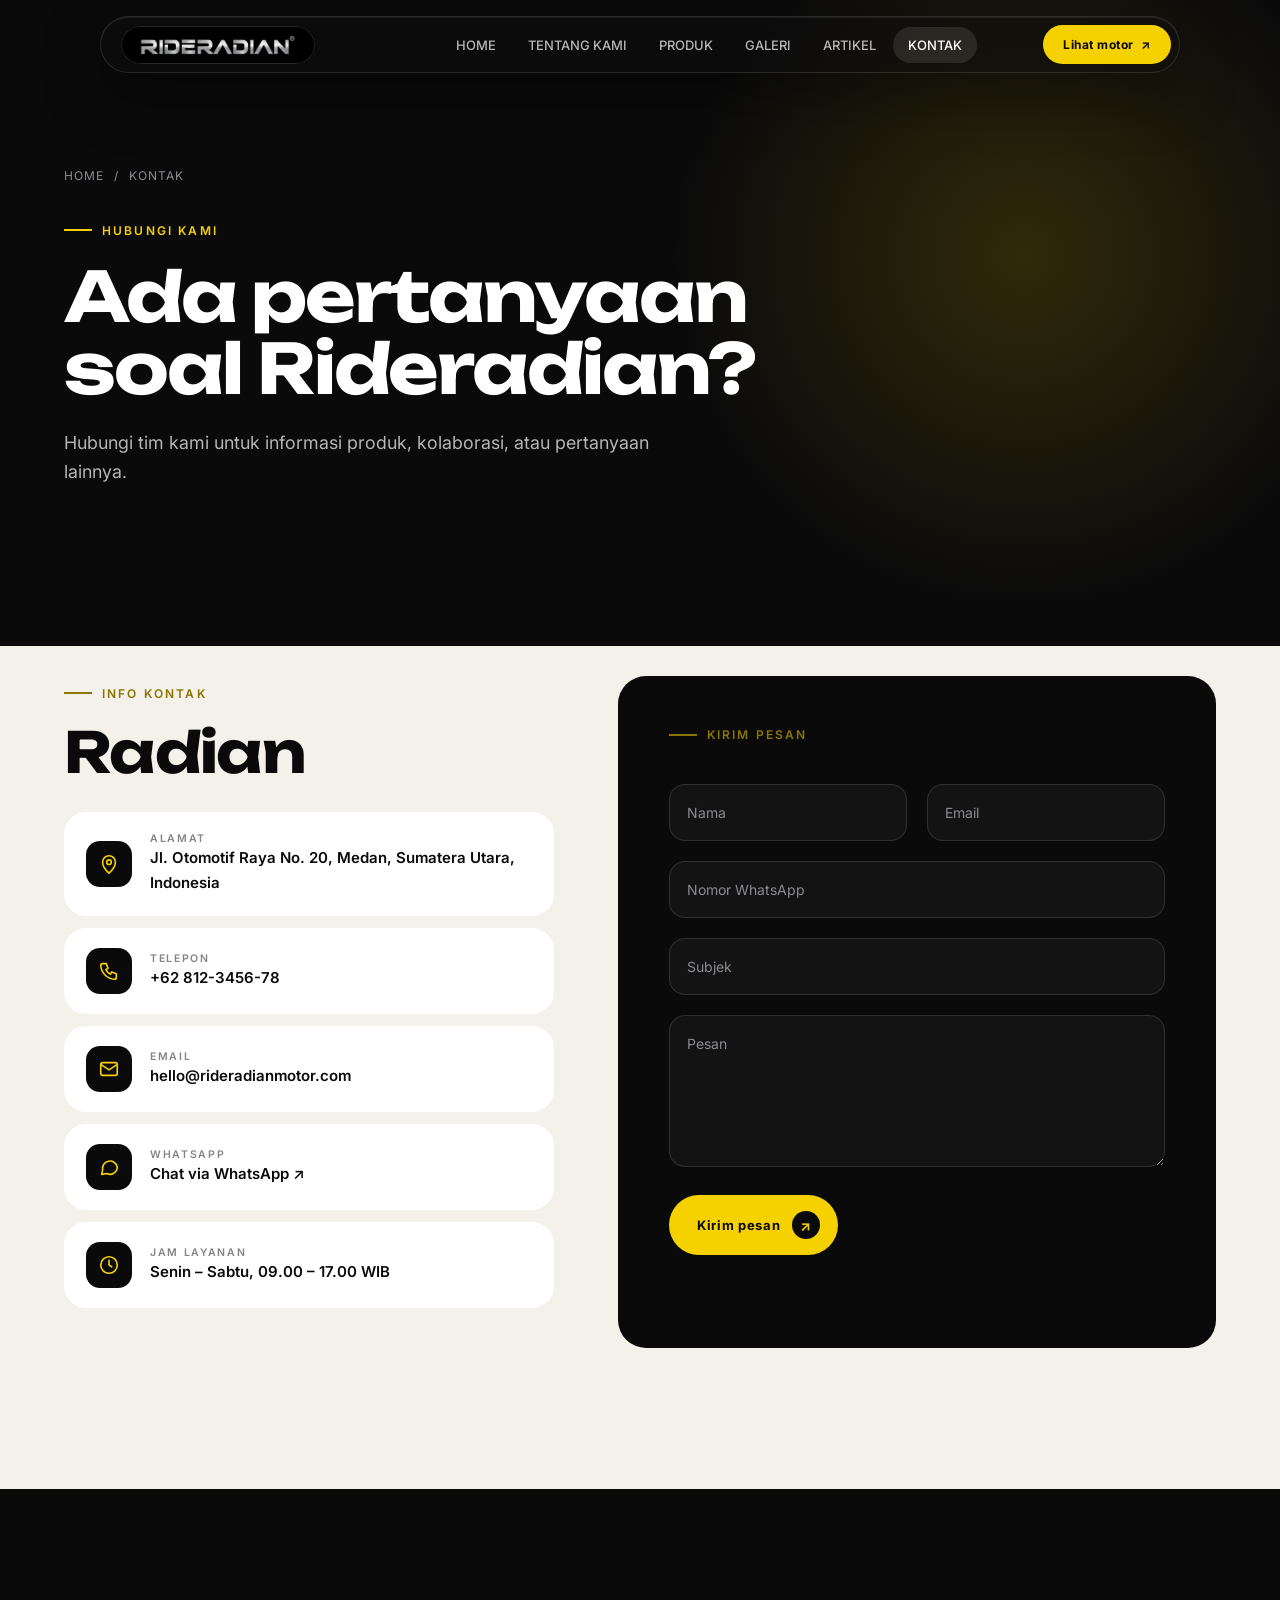
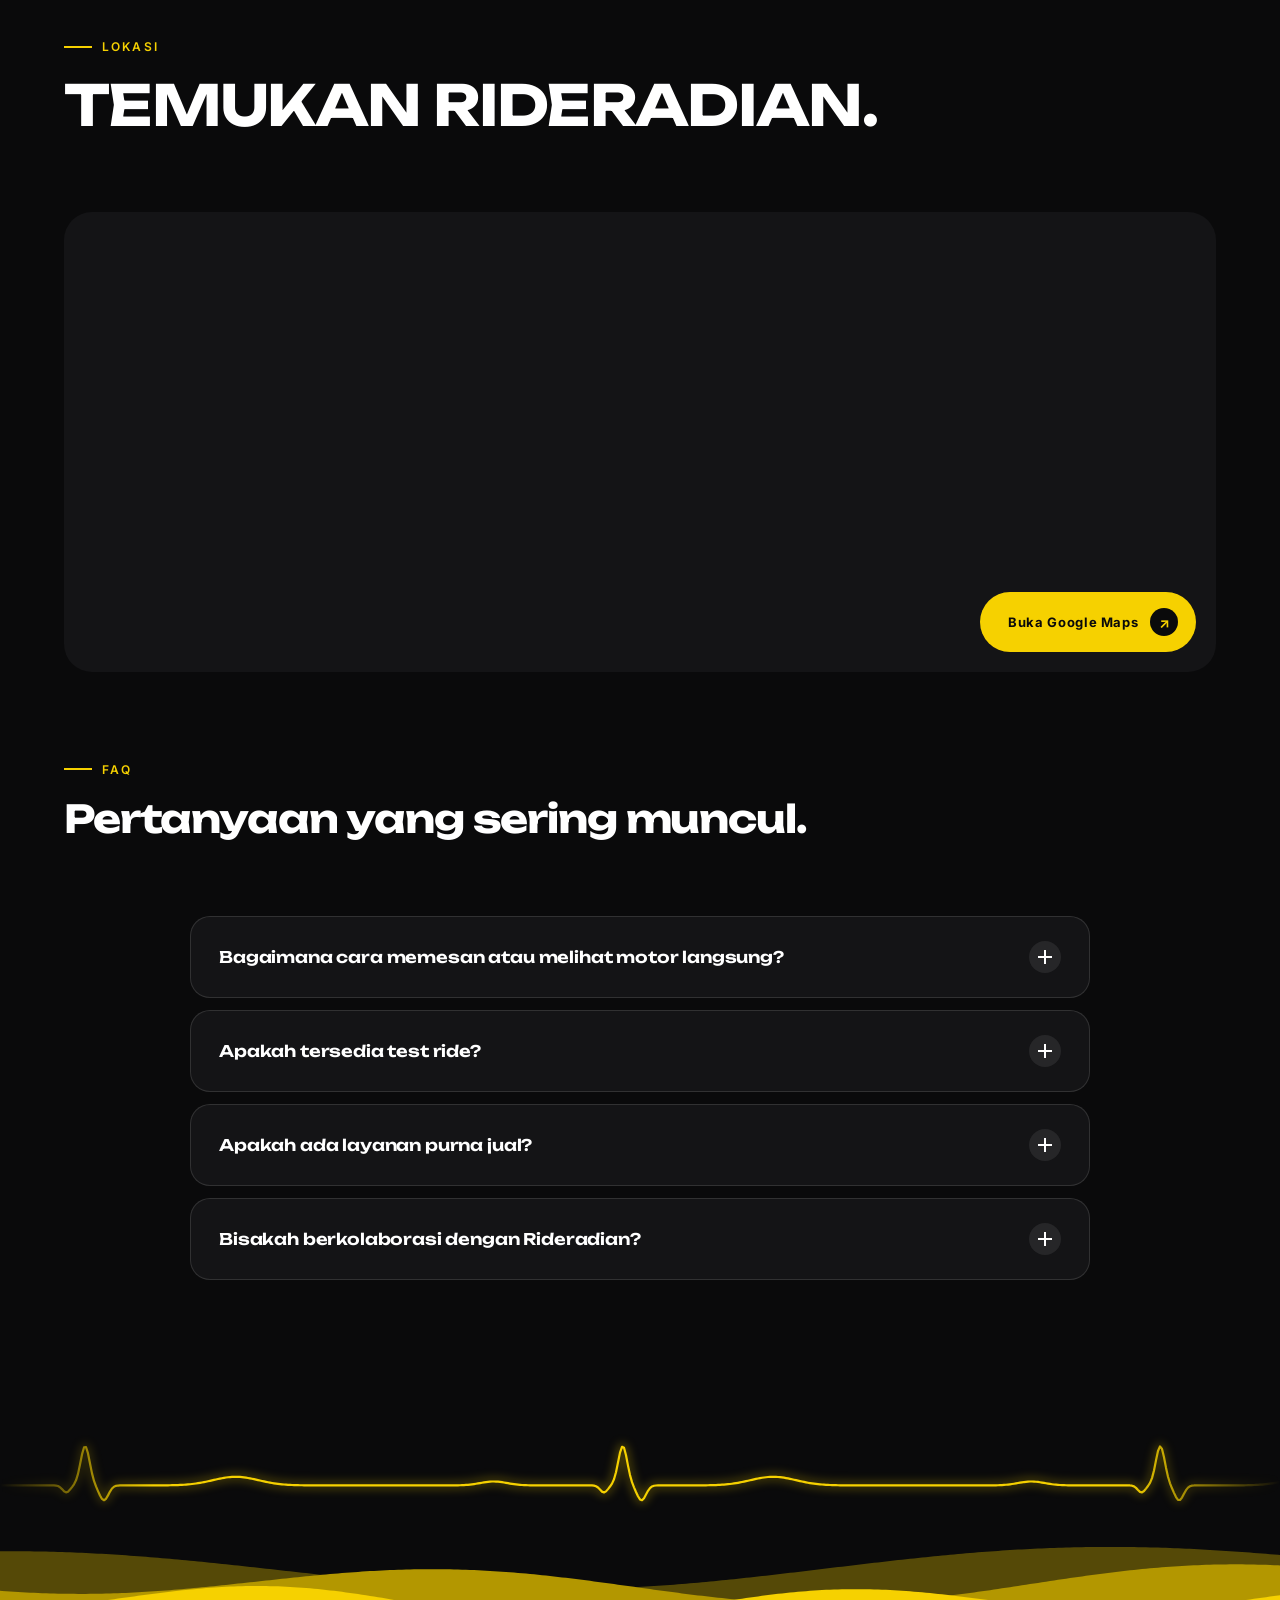
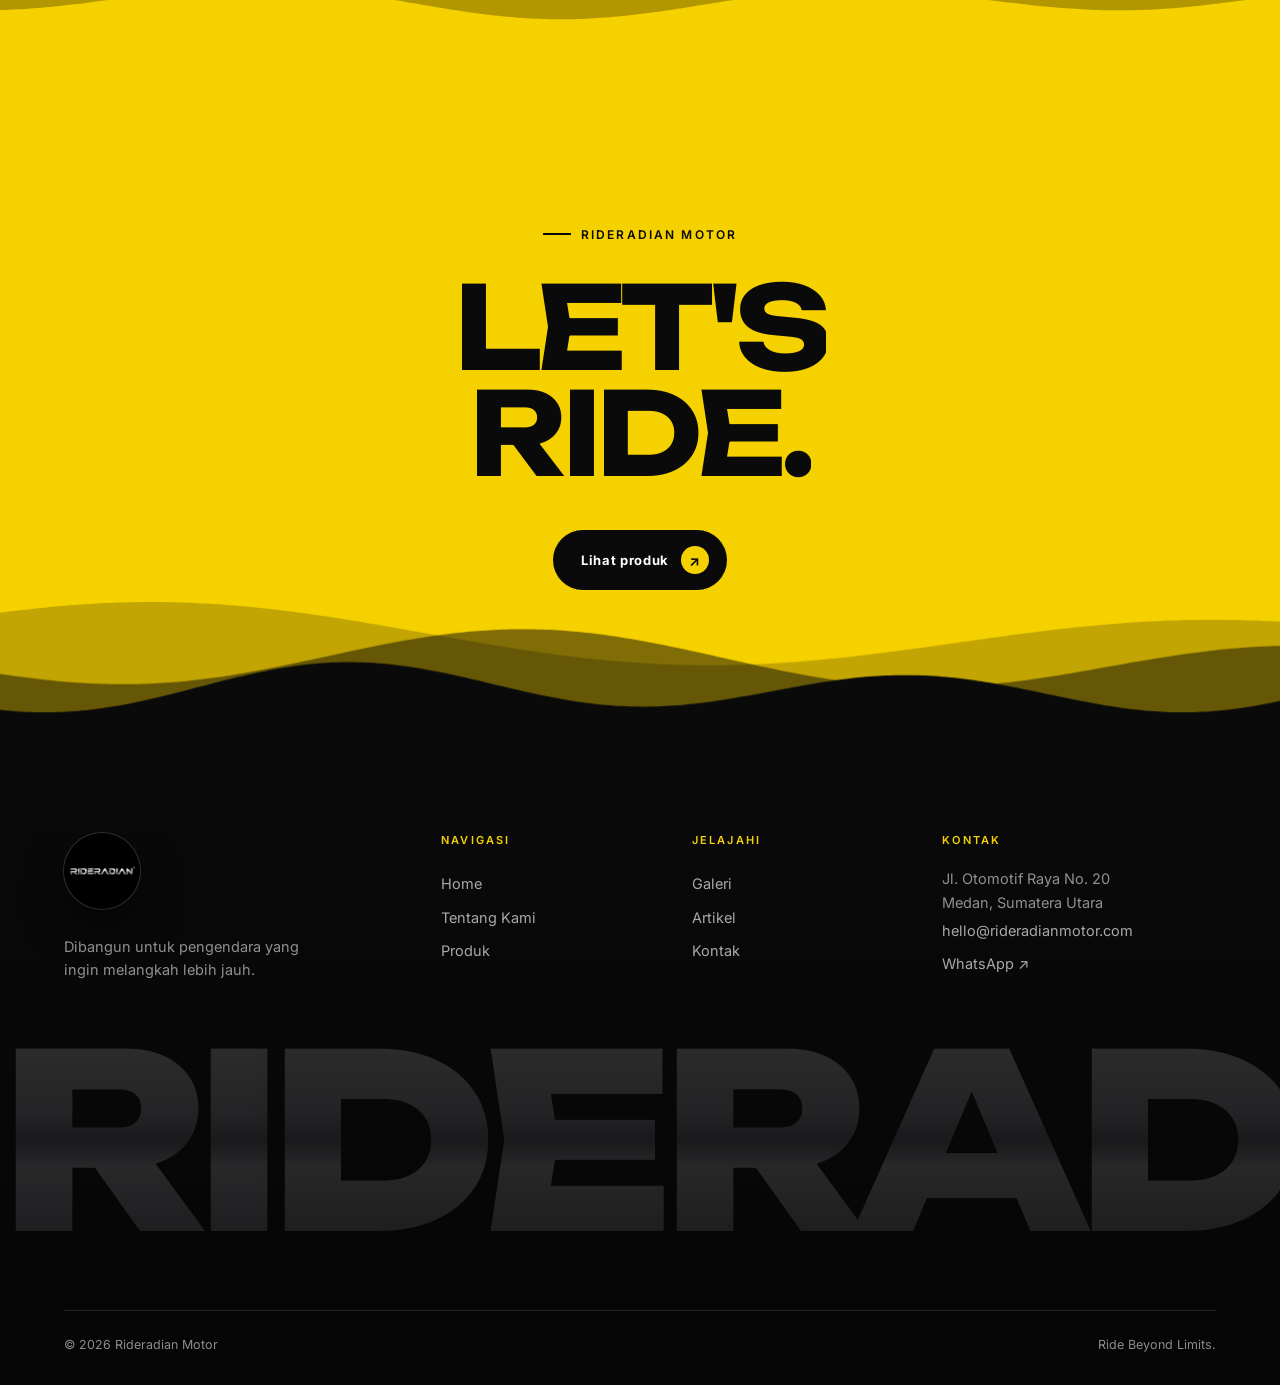
<file: kontak.html>
<!doctype html>
<html lang="id">
  <head>
    <meta charset="utf-8">
    <meta name="viewport" content="width=device-width,initial-scale=1,viewport-fit=cover">
    <title>Kontak — Rideradian Motor</title>
    <meta name="description" content="Hubungi Rideradian Motor untuk informasi produk, kolaborasi, atau pertanyaan lainnya.">
    <meta name="theme-color" content="#0a0a0b">
    <link rel="icon" href="favicon.ico" sizes="any">
    <link rel="apple-touch-icon" href="assets/images/apple-touch-icon.png">
    <meta property="og:image" content="assets/images/og.jpg">
    <meta property="og:site_name" content="Rideradian Motor">
    <link rel="preconnect" href="https://fonts.googleapis.com">
    <link rel="preconnect" href="https://fonts.gstatic.com" crossorigin>
    <link href="https://fonts.googleapis.com/css2?family=Inter:wght@400;500;600;700&family=Unbounded:wght@300;500;700;800&display=swap" rel="stylesheet">
    <link rel="stylesheet" href="css/style.css">
    <link rel="stylesheet" href="css/theme.css">
    <noscript><style>.loader{display:none}.reveal,.reveal-l,.reveal-r,.stagger>*{opacity:1;transform:none}.split .w>span{transform:none}.clip-reveal{clip-path:none}</style></noscript>
  </head>
  <body data-page="kontak">
    <div class="loader" aria-hidden="true">
      <div class="loader-inner">
        <div class="loader-mark"><img src="assets/images/logo-circle.png" width="640" height="640" alt=""></div>
        <div class="loader-bar"><i></i></div>
        <small>RIDERADIAN MOTOR</small>
      </div>
    </div>
    <div class="scroll-progress"></div>
    <div class="cursor"></div>
    <div class="cursor-dot"></div>
    <header class="site-nav" id="navbar">
      <div class="nav-pill">
        <a class="brand" href="index.html" aria-label="Rideradian Motor — beranda"><img class="brand-logo" src="assets/images/logo-word.png" width="720" height="91" alt="Rideradian"></a>
        <nav class="nav-links" aria-label="Navigasi utama">
          <span class="nav-indicator"></span>
          <a href="index.html" data-page="home"><svg class="ni" viewBox="0 0 24 24" fill="none" stroke="currentColor" stroke-width="1.7" stroke-linecap="round" stroke-linejoin="round" aria-hidden="true">
            <path d="M3 11.5 12 4l9 7.5"/>
            <path d="M5.5 10v10h13V10"/>
            <path d="M10 20v-6h4v6"/>
          </svg><span class="nl">Home</span></a>
          <a href="tentang.html" data-page="tentang"><svg class="ni" viewBox="0 0 24 24" fill="none" stroke="currentColor" stroke-width="1.7" stroke-linecap="round" stroke-linejoin="round" aria-hidden="true">
            <circle cx="12" cy="8" r="3.6"/>
            <path d="M4.5 20.5c.6-4 3.7-6.5 7.5-6.5s6.9 2.5 7.5 6.5"/>
          </svg><span class="nl">Tentang<em class="x"> Kami</em></span></a>
          <a href="produk.html" data-page="produk"><svg class="ni" viewBox="0 0 24 24" fill="none" stroke="currentColor" stroke-width="1.7" stroke-linecap="round" stroke-linejoin="round" aria-hidden="true">
            <path d="M12 3 4 7.2v9.6L12 21l8-4.2V7.2z"/>
            <path d="M4 7.2 12 11.5l8-4.3"/>
            <path d="M12 11.5V21"/>
          </svg><span class="nl">Produk</span></a>
          <a href="galeri.html" data-page="galeri"><svg class="ni" viewBox="0 0 24 24" fill="none" stroke="currentColor" stroke-width="1.7" stroke-linecap="round" stroke-linejoin="round" aria-hidden="true">
            <rect x="3.5" y="4.5" width="17" height="15" rx="2.5"/>
            <circle cx="9" cy="10" r="1.6"/>
            <path d="m4 17 5-4.5 3.5 3 3-2.5 4.5 4"/>
          </svg><span class="nl">Galeri</span></a>
          <a href="artikel.html" data-page="artikel"><svg class="ni" viewBox="0 0 24 24" fill="none" stroke="currentColor" stroke-width="1.7" stroke-linecap="round" stroke-linejoin="round" aria-hidden="true">
            <path d="M6 3.5h8.5L19 8v12.5H6z"/>
            <path d="M14 3.5V8h5"/>
            <path d="M9 12.5h7M9 16h7"/>
          </svg><span class="nl">Artikel</span></a>
          <a href="kontak.html" data-page="kontak"><svg class="ni" viewBox="0 0 24 24" fill="none" stroke="currentColor" stroke-width="1.7" stroke-linecap="round" stroke-linejoin="round" aria-hidden="true">
            <rect x="3" y="5.5" width="18" height="13" rx="2.5"/>
            <path d="m3.5 7.5 8.5 6 8.5-6"/>
          </svg><span class="nl">Kontak</span></a>
        </nav>
        <a class="nav-cta" href="produk.html"><span>Lihat motor</span><em>↗</em></a>
        <button class="menu-toggle" id="menuToggle" aria-label="Buka menu" aria-expanded="false"><i></i><i></i><i></i></button>
      </div>
    </header>
    <nav class="mobile-nav" id="mobileNav" aria-label="Menu seluler">
      <a class="m-link" href="index.html" data-page="home"><small>01</small>Home</a>
      <a class="m-link" href="tentang.html" data-page="tentang"><small>02</small>Tentang Kami</a>
      <a class="m-link" href="produk.html" data-page="produk"><small>03</small>Produk</a>
      <a class="m-link" href="galeri.html" data-page="galeri"><small>04</small>Galeri</a>
      <a class="m-link" href="artikel.html" data-page="artikel"><small>05</small>Artikel</a>
      <a class="m-link" href="kontak.html" data-page="kontak"><small>06</small>Kontak</a>
      <div class="mobile-foot"><span>Medan, Sumatera Utara</span><span>hello@rideradianmotor.com</span></div>
    </nav>
    <main>
      <section class="page-hero" data-nav="dark">
        <div class="container">
          <div class="crumbs reveal"><a href="index.html">HOME</a><span>/</span><span>KONTAK</span></div>
          <span class="eyebrow reveal">HUBUNGI KAMI</span>
          <h1 class="split">Ada pertanyaan<br>soal Rideradian?</h1>
          <p class="lead reveal">Hubungi tim kami untuk informasi produk, kolaborasi, atau pertanyaan lainnya.</p>
        </div>
        <div class="wv" data-to="#f3f1ea" data-back="rgba(246,209,0,.32)" data-mid="#f6d100" data-speed="1.3" aria-hidden="true"></div>
      </section>
      <section class="section sec-light" data-nav="light" style="padding-top:30px">
        <div class="container contact-grid">
          <div class="contact-info reveal-l">
            <span class="eyebrow">INFO KONTAK</span>
            <h2 class="h-lg">Radian</h2>
            <div class="contact-list">
              <div class="ci">
                <span class="ic"><svg viewBox="0 0 24 24" fill="none" stroke="currentColor" stroke-width="1.8" stroke-linecap="round" stroke-linejoin="round">
                  <path d="M12 22s7-6.5 7-12a7 7 0 10-14 0c0 5.5 7 12 7 12z"/>
                  <circle cx="12" cy="10" r="2.5"/>
                </svg></span>
                <div><small>ALAMAT</small><span>Jl. Otomotif Raya No. 20, Medan, Sumatera Utara, Indonesia</span></div>
              </div>
              <a class="ci" href="tel:+62812345678">
                <span class="ic"><svg viewBox="0 0 24 24" fill="none" stroke="currentColor" stroke-width="1.8" stroke-linecap="round" stroke-linejoin="round">
                  <path d="M5 4h4l2 5-2.5 1.5a11 11 0 005 5L15 13l5 2v4a2 2 0 01-2 2A16 16 0 013 6a2 2 0 012-2z"/>
                </svg></span>
                <div><small>TELEPON</small><span>+62 812-3456-78</span></div>
              </a>
              <a class="ci" href="mailto:hello@rideradianmotor.com">
                <span class="ic"><svg viewBox="0 0 24 24" fill="none" stroke="currentColor" stroke-width="1.8" stroke-linecap="round" stroke-linejoin="round">
                  <rect x="3" y="5" width="18" height="14" rx="2"/>
                  <path d="M3 7l9 6 9-6"/>
                </svg></span>
                <div><small>EMAIL</small><span>hello@rideradianmotor.com</span></div>
              </a>
              <a class="ci" href="https://wa.me/62812345678" target="_blank" rel="noopener">
                <span class="ic"><svg viewBox="0 0 24 24" fill="none" stroke="currentColor" stroke-width="1.8" stroke-linecap="round" stroke-linejoin="round">
                  <path d="M21 12a8 8 0 01-11.6 7.1L4 20l1-4.6A8 8 0 1121 12z"/>
                </svg></span>
                <div><small>WHATSAPP</small><span>Chat via WhatsApp ↗</span></div>
              </a>
              <div class="ci">
                <span class="ic"><svg viewBox="0 0 24 24" fill="none" stroke="currentColor" stroke-width="1.8" stroke-linecap="round" stroke-linejoin="round">
                  <circle cx="12" cy="12" r="9"/>
                  <path d="M12 7v5l3 2"/>
                </svg></span>
                <div><small>JAM LAYANAN</small><span>Senin – Sabtu, 09.00 – 17.00 WIB</span></div>
              </div>
            </div>
          </div>
          <form class="contact-form reveal-r" id="contactForm">
            <span class="eyebrow">KIRIM PESAN</span>
            <div class="form-row">
              <div class="field"><input name="name" id="f1" placeholder=" " required><label for="f1">Nama</label></div>
              <div class="field"><input name="email" id="f2" type="email" placeholder=" " required><label for="f2">Email</label></div>
            </div>
            <div class="field"><input name="phone" id="f3" placeholder=" "><label for="f3">Nomor WhatsApp</label></div>
            <div class="field"><input name="subject" id="f4" placeholder=" " required><label for="f4">Subjek</label></div>
            <div class="field"><textarea name="message" id="f5" rows="6" placeholder=" " required></textarea><label for="f5">Pesan</label></div>
            <button class="btn btn-volt" type="submit" style="justify-self:start">Kirim pesan<span class="arr">↗</span></button>
            <p class="form-status" id="formStatus" role="status"></p>
          </form>
        </div>
      </section>
      <section class="section sec-dark" style="padding-bottom:60px">
        <div class="container">
          <div class="section-head">
            <span class="eyebrow reveal">LOKASI</span>
            <h2 class="h-lg split">TEMUKAN RIDERADIAN.</h2>
          </div>
          <div class="map-wrap reveal">
            <div class="map-box"><iframe title="Google Maps Rideradian Motor" src="https://www.google.com/maps?q=Medan%20Sumatera%20Utara&output=embed" loading="lazy"></iframe></div>
            <a href="https://share.google/N2t5VhJzuZCZHxz80" target="_blank" rel="noopener" class="btn btn-volt">Buka Google Maps<span class="arr">↗</span></a>
          </div>
        </div>
      </section>
      <section class="section sec-dark" style="padding-top:20px">
        <div class="container">
          <div class="section-head">
            <span class="eyebrow reveal">FAQ</span>
            <h2 class="h-md split">Pertanyaan yang sering muncul.</h2>
          </div>
          <div class="faq reveal">
            <details>
              <summary>Bagaimana cara memesan atau melihat motor langsung?<i></i></summary>
              <p>Hubungi kami lewat WhatsApp atau formulir di halaman ini. Tim kami akan mengatur jadwal kunjungan atau demonstrasi motor.</p>
            </details>
            <details>
              <summary>Apakah tersedia test ride?<i></i></summary>
              <p>Ya, test ride dapat dijadwalkan sesuai ketersediaan unit. Sampaikan model yang ingin dicoba saat menghubungi kami.</p>
            </details>
            <details>
              <summary>Apakah ada layanan purna jual?<i></i></summary>
              <p>Tim customer service kami membantu pertanyaan perawatan, suku cadang, dan garansi untuk setiap model.</p>
            </details>
            <details>
              <summary>Bisakah berkolaborasi dengan Rideradian?<i></i></summary>
              <p>Tentu. Kirim ide kolaborasi lewat formulir dan jelaskan singkat tujuan serta rencananya.</p>
            </details>
          </div>
        </div>
      </section>
      <div class="wv-ecg" aria-hidden="true"></div>
      <div class="wv wv-short" style="background:#0a0a0b" data-to="#f6d100" data-back="rgba(246,209,0,.32)" data-mid="#b39700" aria-hidden="true"></div>
      <section class="cta">
        <i class="cta-ring"></i><i class="cta-ring"></i><i class="cta-ring"></i>
        <div class="container">
          <span class="eyebrow reveal">RIDERADIAN MOTOR</span>
          <h2 class="split">LET'S<br>RIDE.</h2>
          <a class="btn btn-dark reveal" href="produk.html" data-cursor>Lihat produk<span class="arr">↗</span></a>
        </div>
        <div class="wv" data-to="#0a0a0b" data-back="rgba(10,10,11,.22)" data-mid="rgba(10,10,11,.5)" aria-hidden="true"></div>
      </section>
    </main>
    <footer class="footer">
      <div class="footer-grid">
        <div>
          <a class="brand footer-brand" href="index.html"><img class="brand-circle" src="assets/images/logo-circle.png" width="640" height="640" alt="Rideradian" loading="lazy"></a>
          <p>Dibangun untuk pengendara yang ingin melangkah lebih jauh.</p>
        </div>
        <div>
          <h4>NAVIGASI</h4>
          <a href="index.html">Home</a><a href="tentang.html">Tentang Kami</a><a href="produk.html">Produk</a>
        </div>
        <div>
          <h4>JELAJAHI</h4>
          <a href="galeri.html">Galeri</a><a href="artikel.html">Artikel</a><a href="kontak.html">Kontak</a>
        </div>
        <div>
          <h4>KONTAK</h4>
          <p style="margin-top:0">Jl. Otomotif Raya No. 20<br>Medan, Sumatera Utara</p>
          <a href="mailto:hello@rideradianmotor.com">hello@rideradianmotor.com</a><a href="https://wa.me/62812345678" target="_blank" rel="noopener">WhatsApp ↗</a>
        </div>
      </div>
      <div class="big-text" aria-hidden="true" data-xspeed="-.06">RIDERADIAN</div>
      <div class="footer-bottom"><span>© <span class="year">2026</span> Rideradian Motor</span><span>Ride Beyond Limits.</span></div>
    </footer>
    <button class="to-top" aria-label="Kembali ke atas">↑</button>
    <script src="js/data.js"></script>
    <script src="js/script.js" defer></script>
    <script src="js/waves.js" defer></script>
  </body>
</html>
</file>
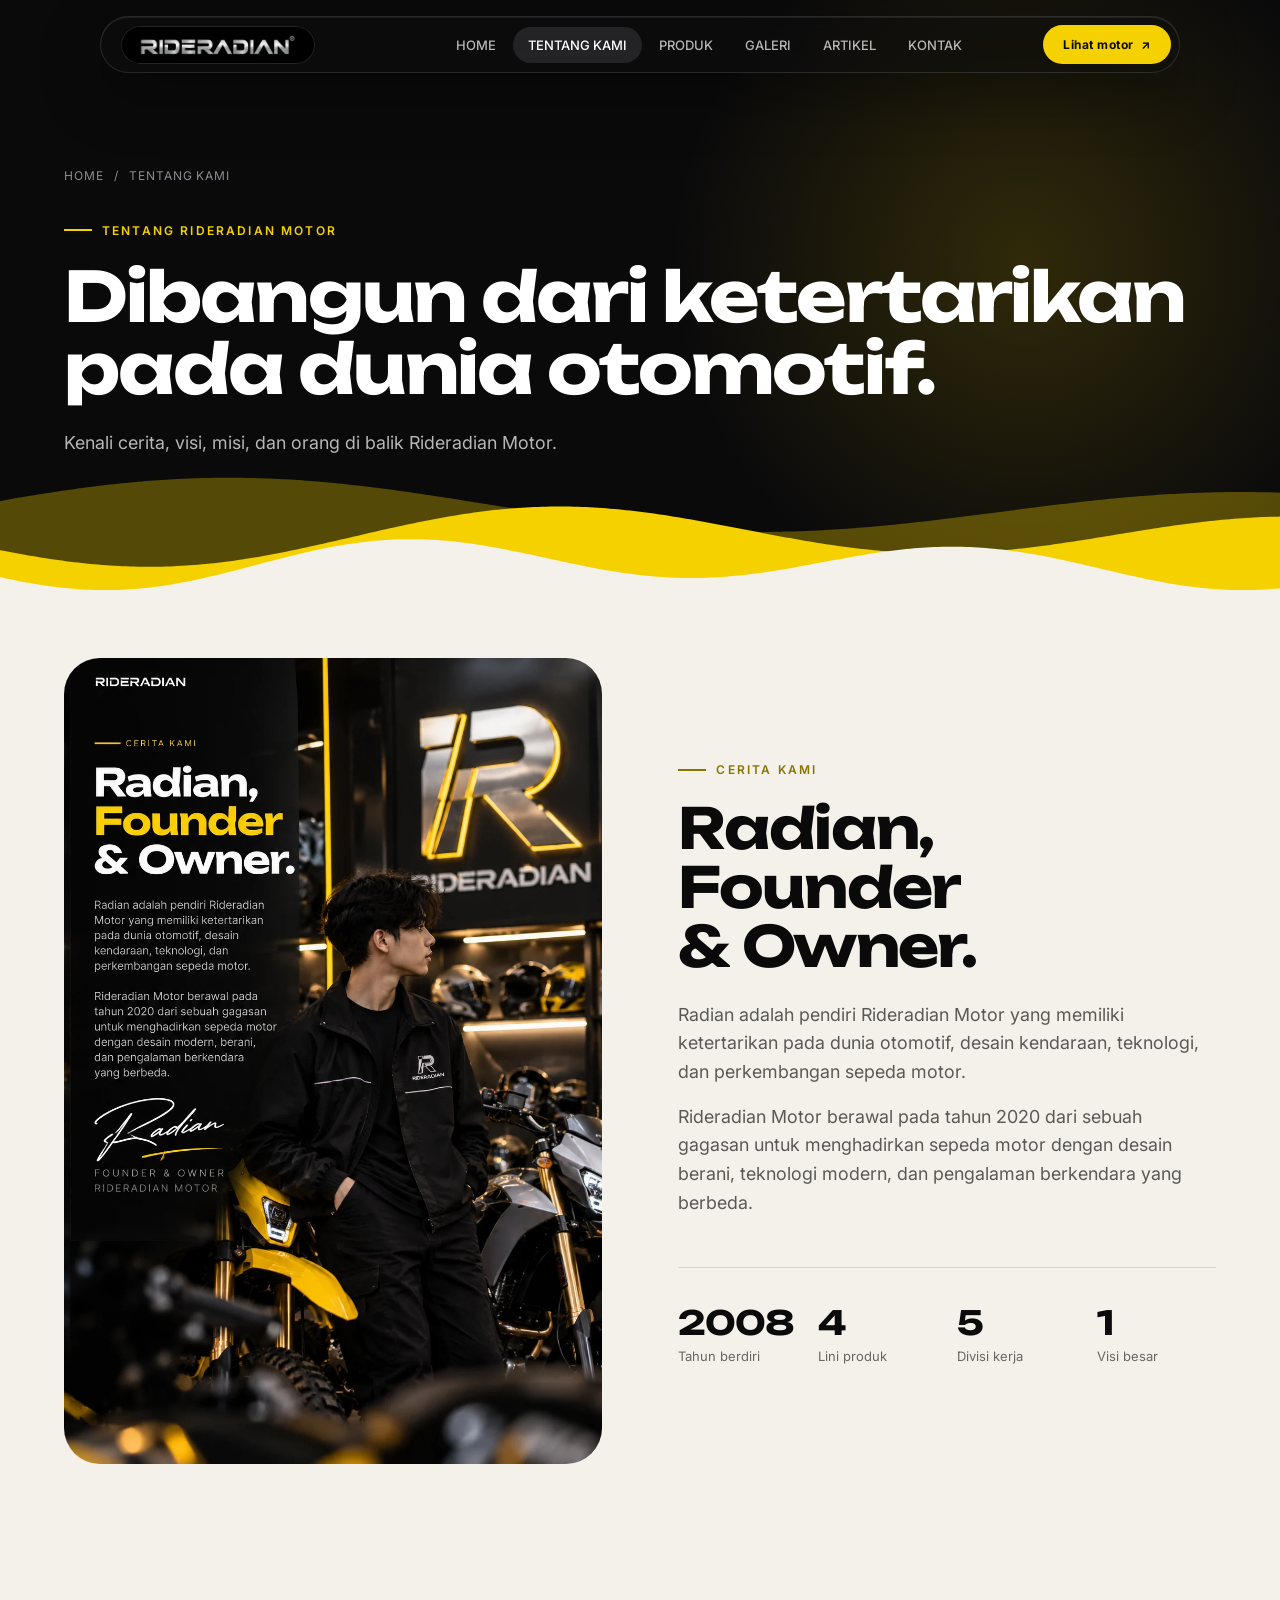
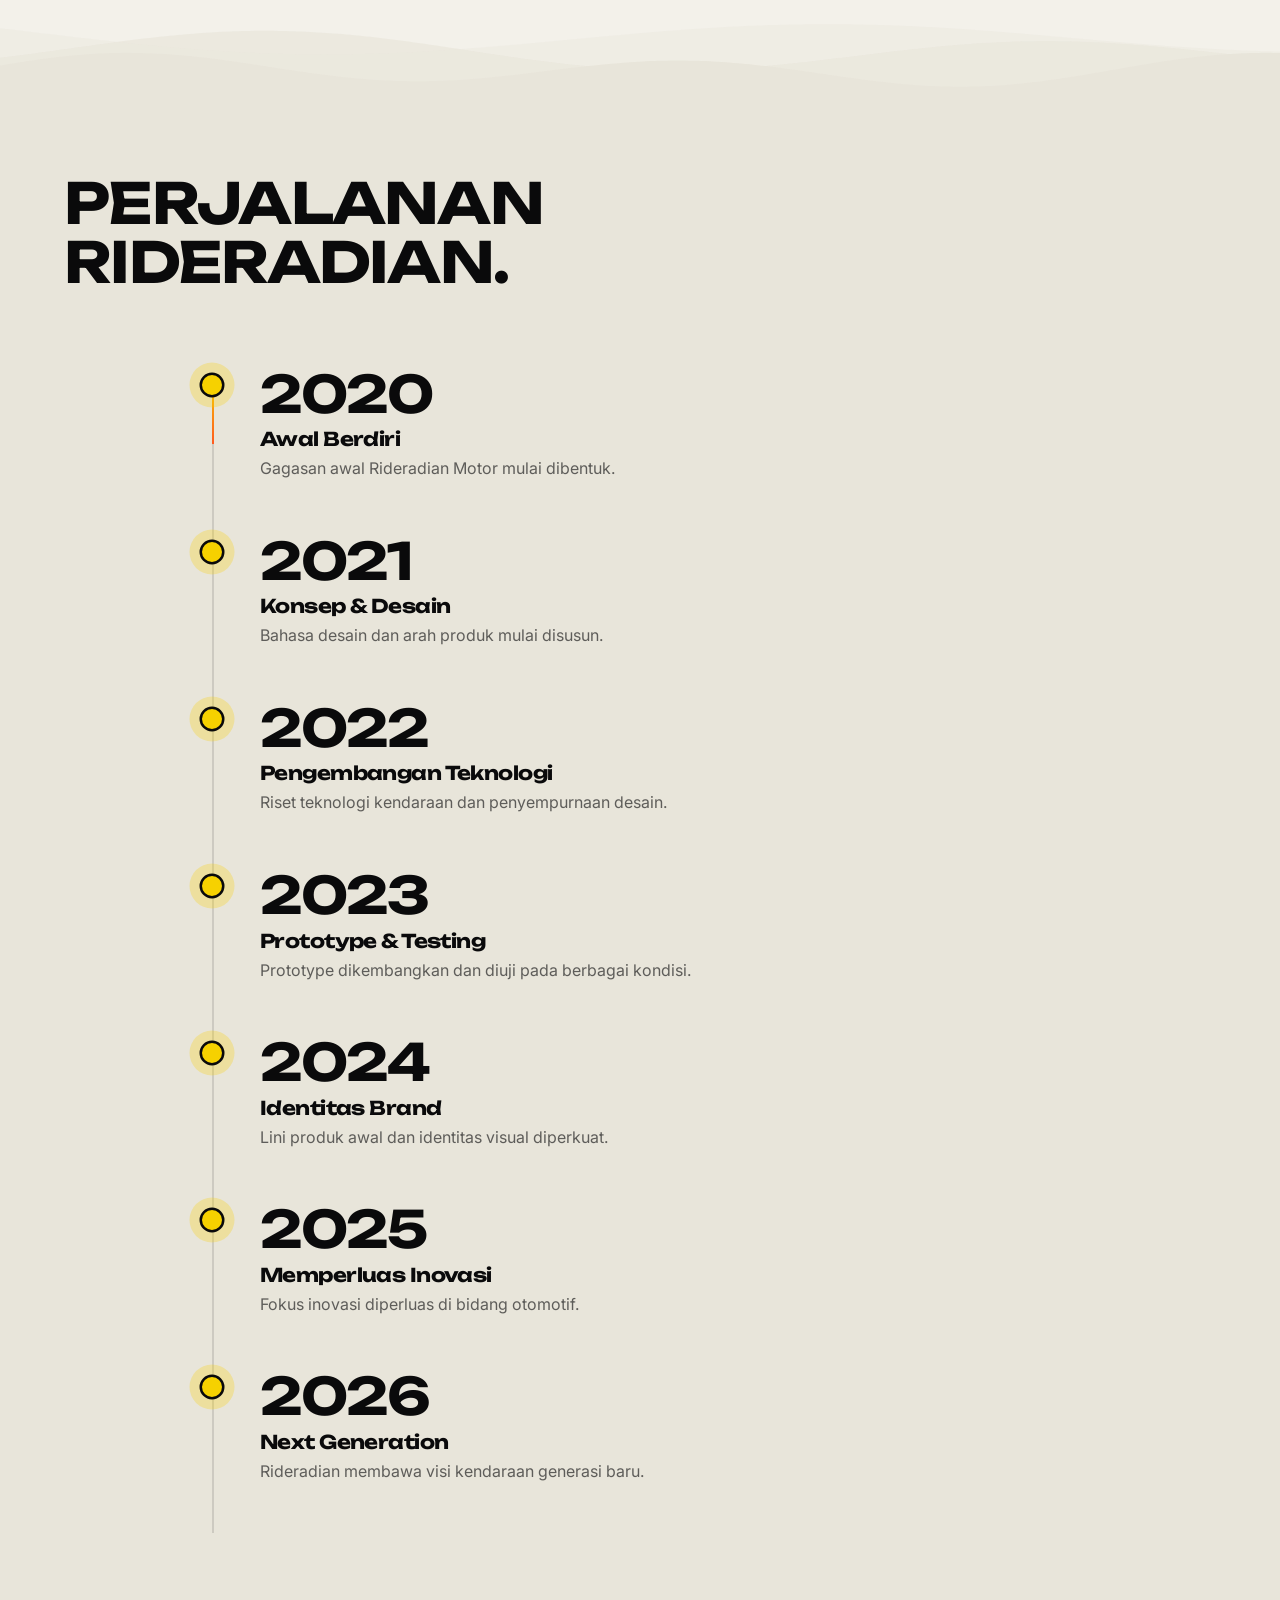
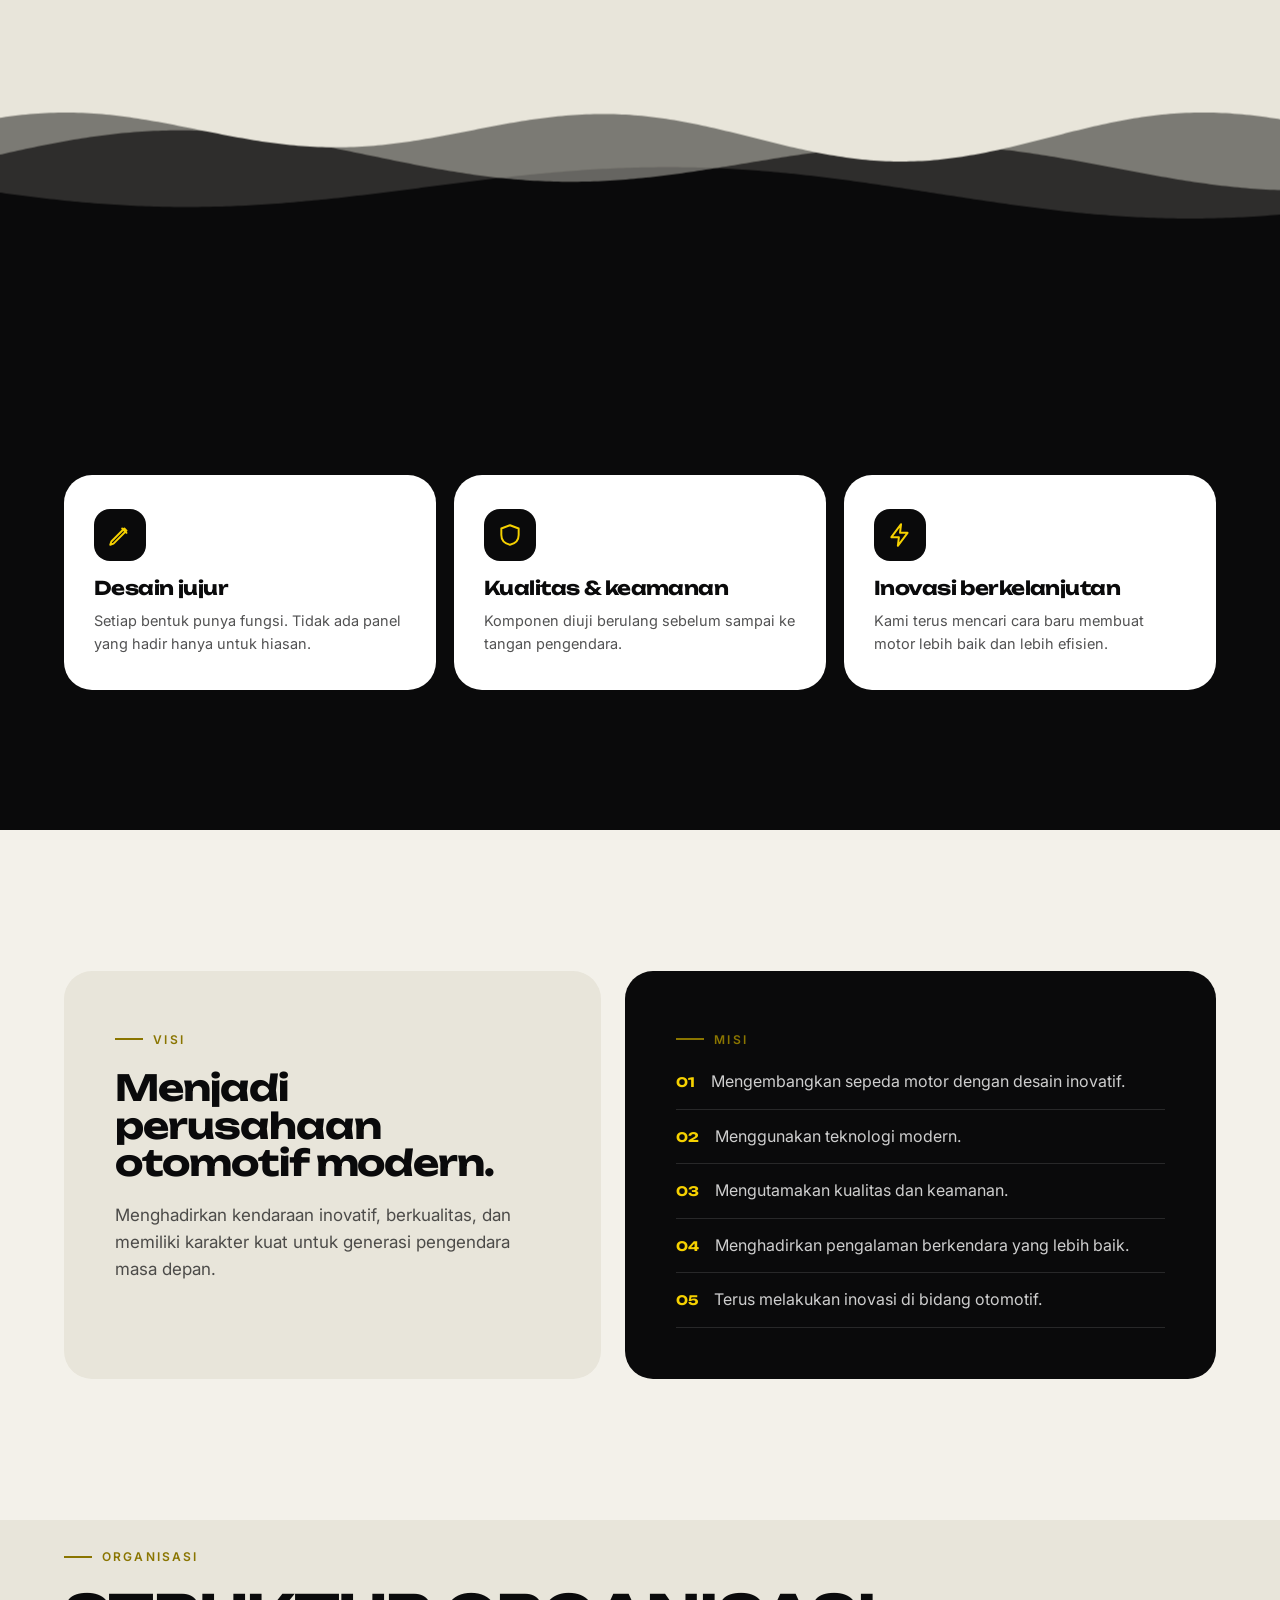
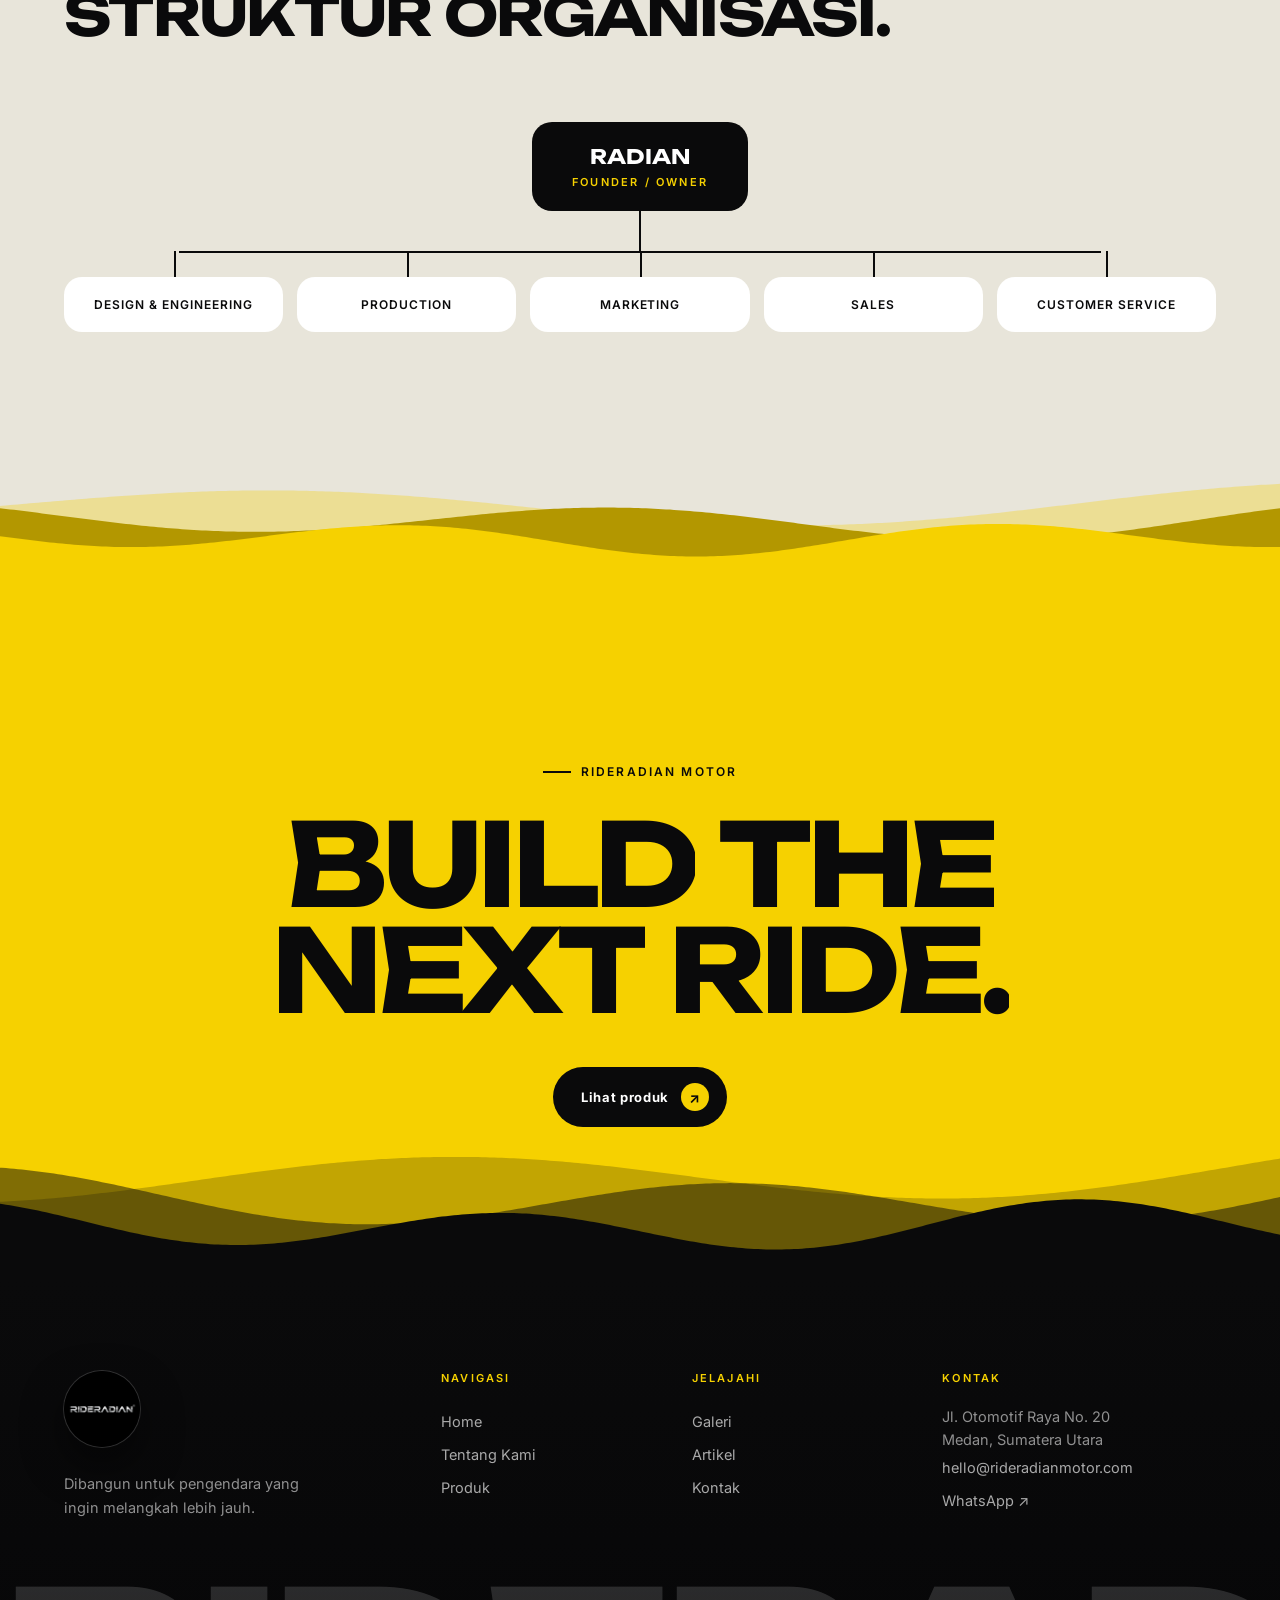
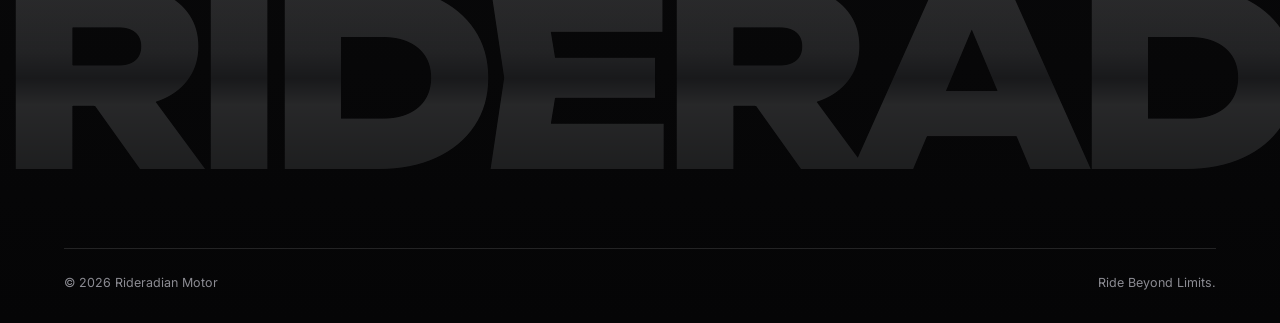
<file: tentang.html>
<!doctype html>
<html lang="id">
  <head>
    <meta charset="utf-8">
    <meta name="viewport" content="width=device-width,initial-scale=1,viewport-fit=cover">
    <title>Tentang Kami — Rideradian Motor</title>
    <meta name="description" content="Kenali cerita, visi, misi, dan orang di balik Rideradian Motor.">
    <meta name="theme-color" content="#0a0a0b">
    <link rel="icon" href="favicon.ico" sizes="any">
    <link rel="apple-touch-icon" href="assets/images/apple-touch-icon.png">
    <meta property="og:image" content="assets/images/og.jpg">
    <meta property="og:site_name" content="Rideradian Motor">
    <link rel="preconnect" href="https://fonts.googleapis.com">
    <link rel="preconnect" href="https://fonts.gstatic.com" crossorigin>
    <link href="https://fonts.googleapis.com/css2?family=Inter:wght@400;500;600;700&family=Unbounded:wght@300;500;700;800&display=swap" rel="stylesheet">
    <link rel="stylesheet" href="css/style.css">
    <link rel="stylesheet" href="css/theme.css">
    <noscript><style>.loader{display:none}.reveal,.reveal-l,.reveal-r,.stagger>*{opacity:1;transform:none}.split .w>span{transform:none}.clip-reveal{clip-path:none}</style></noscript>
  </head>
  <body data-page="tentang">
    <div class="loader" aria-hidden="true">
      <div class="loader-inner">
        <div class="loader-mark"><img src="assets/images/logo-circle.png" width="640" height="640" alt=""></div>
        <div class="loader-bar"><i></i></div>
        <small>RIDERADIAN MOTOR</small>
      </div>
    </div>
    <div class="scroll-progress"></div>
    <div class="cursor"></div>
    <div class="cursor-dot"></div>
    <header class="site-nav" id="navbar">
      <div class="nav-pill">
        <a class="brand" href="index.html" aria-label="Rideradian Motor — beranda"><img class="brand-logo" src="assets/images/logo-word.png" width="720" height="91" alt="Rideradian"></a>
        <nav class="nav-links" aria-label="Navigasi utama">
          <span class="nav-indicator"></span>
          <a href="index.html" data-page="home"><svg class="ni" viewBox="0 0 24 24" fill="none" stroke="currentColor" stroke-width="1.7" stroke-linecap="round" stroke-linejoin="round" aria-hidden="true">
            <path d="M3 11.5 12 4l9 7.5"/>
            <path d="M5.5 10v10h13V10"/>
            <path d="M10 20v-6h4v6"/>
          </svg><span class="nl">Home</span></a>
          <a href="tentang.html" data-page="tentang"><svg class="ni" viewBox="0 0 24 24" fill="none" stroke="currentColor" stroke-width="1.7" stroke-linecap="round" stroke-linejoin="round" aria-hidden="true">
            <circle cx="12" cy="8" r="3.6"/>
            <path d="M4.5 20.5c.6-4 3.7-6.5 7.5-6.5s6.9 2.5 7.5 6.5"/>
          </svg><span class="nl">Tentang<em class="x"> Kami</em></span></a>
          <a href="produk.html" data-page="produk"><svg class="ni" viewBox="0 0 24 24" fill="none" stroke="currentColor" stroke-width="1.7" stroke-linecap="round" stroke-linejoin="round" aria-hidden="true">
            <path d="M12 3 4 7.2v9.6L12 21l8-4.2V7.2z"/>
            <path d="M4 7.2 12 11.5l8-4.3"/>
            <path d="M12 11.5V21"/>
          </svg><span class="nl">Produk</span></a>
          <a href="galeri.html" data-page="galeri"><svg class="ni" viewBox="0 0 24 24" fill="none" stroke="currentColor" stroke-width="1.7" stroke-linecap="round" stroke-linejoin="round" aria-hidden="true">
            <rect x="3.5" y="4.5" width="17" height="15" rx="2.5"/>
            <circle cx="9" cy="10" r="1.6"/>
            <path d="m4 17 5-4.5 3.5 3 3-2.5 4.5 4"/>
          </svg><span class="nl">Galeri</span></a>
          <a href="artikel.html" data-page="artikel"><svg class="ni" viewBox="0 0 24 24" fill="none" stroke="currentColor" stroke-width="1.7" stroke-linecap="round" stroke-linejoin="round" aria-hidden="true">
            <path d="M6 3.5h8.5L19 8v12.5H6z"/>
            <path d="M14 3.5V8h5"/>
            <path d="M9 12.5h7M9 16h7"/>
          </svg><span class="nl">Artikel</span></a>
          <a href="kontak.html" data-page="kontak"><svg class="ni" viewBox="0 0 24 24" fill="none" stroke="currentColor" stroke-width="1.7" stroke-linecap="round" stroke-linejoin="round" aria-hidden="true">
            <rect x="3" y="5.5" width="18" height="13" rx="2.5"/>
            <path d="m3.5 7.5 8.5 6 8.5-6"/>
          </svg><span class="nl">Kontak</span></a>
        </nav>
        <a class="nav-cta" href="produk.html"><span>Lihat motor</span><em>↗</em></a>
        <button class="menu-toggle" id="menuToggle" aria-label="Buka menu" aria-expanded="false"><i></i><i></i><i></i></button>
      </div>
    </header>
    <nav class="mobile-nav" id="mobileNav" aria-label="Menu seluler">
      <a class="m-link" href="index.html" data-page="home"><small>01</small>Home</a>
      <a class="m-link" href="tentang.html" data-page="tentang"><small>02</small>Tentang Kami</a>
      <a class="m-link" href="produk.html" data-page="produk"><small>03</small>Produk</a>
      <a class="m-link" href="galeri.html" data-page="galeri"><small>04</small>Galeri</a>
      <a class="m-link" href="artikel.html" data-page="artikel"><small>05</small>Artikel</a>
      <a class="m-link" href="kontak.html" data-page="kontak"><small>06</small>Kontak</a>
      <div class="mobile-foot"><span>Medan, Sumatera Utara</span><span>hello@rideradianmotor.com</span></div>
    </nav>
    <main>
      <section class="page-hero" data-nav="dark">
        <div class="container">
          <div class="crumbs reveal"><a href="index.html">HOME</a><span>/</span><span>TENTANG KAMI</span></div>
          <span class="eyebrow reveal">TENTANG RIDERADIAN MOTOR</span>
          <h1 class="split">Dibangun dari ketertarikan pada dunia otomotif.</h1>
          <p class="lead reveal">Kenali cerita, visi, misi, dan orang di balik Rideradian Motor.</p>
        </div>
        <div class="wv" data-to="#f3f1ea" data-back="rgba(246,209,0,.32)" data-mid="#f6d100" aria-hidden="true"></div>
      </section>
      <section class="section sec-light" data-nav="light" style="padding-top:40px">
        <div class="container two-col">
          <figure class="owner-card reveal-l" data-cursor>
            <img src="assets/images/about/radian-founder.webp" width="1024" height="1536" alt="Radian, Founder &amp; Owner Rideradian Motor, berdiri di showroom bersama motor" decoding="async">
          </figure>
          <div class="copy">
            <span class="eyebrow reveal">CERITA KAMI</span>
            <h2 class="h-lg split">Radian, Founder &amp; Owner.</h2>
            <p class="lead reveal" style="margin:24px 0 16px">Radian adalah pendiri Rideradian Motor yang memiliki ketertarikan pada dunia otomotif, desain kendaraan, teknologi, dan perkembangan sepeda motor.</p>
            <p class="lead reveal">Rideradian Motor berawal pada tahun 2020 dari sebuah gagasan untuk menghadirkan sepeda motor dengan desain berani, teknologi modern, dan pengalaman berkendara yang berbeda.</p>
            <div class="counter-row reveal">
              <div><strong data-count="2020">0</strong><span>Tahun berdiri</span></div>
              <div><strong data-count="4">0</strong><span>Lini produk</span></div>
              <div><strong data-count="5">0</strong><span>Divisi kerja</span></div>
              <div><strong data-count="1">0</strong><span>Visi besar</span></div>
            </div>
          </div>
        </div>
      </section>
      <div style="background:#f3f1ea">
        <div class="wv wv-short" style="background:#f3f1ea" data-to="#e8e5da" data-back="rgba(232,229,218,.35)" data-mid="rgba(232,229,218,.7)" aria-hidden="true"></div>
      </div>
      <section class="section soft" data-nav="light" style="padding-top:20px">
        <div class="container">
          <div class="section-head">
            <span class="eyebrow reveal">TIMELINE</span>
            <h2 class="h-lg split">PERJALANAN RIDERADIAN.</h2>
          </div>
          <div class="timeline">
            <div class="tl-line"><i></i></div>
            <article class="tl-item">
              <b>2020</b>
              <h3>Awal Berdiri</h3>
              <p>Gagasan awal Rideradian Motor mulai dibentuk.</p>
            </article>
            <article class="tl-item">
              <b>2021</b>
              <h3>Konsep & Desain</h3>
              <p>Bahasa desain dan arah produk mulai disusun.</p>
            </article>
            <article class="tl-item">
              <b>2022</b>
              <h3>Pengembangan Teknologi</h3>
              <p>Riset teknologi kendaraan dan penyempurnaan desain.</p>
            </article>
            <article class="tl-item">
              <b>2023</b>
              <h3>Prototype & Testing</h3>
              <p>Prototype dikembangkan dan diuji pada berbagai kondisi.</p>
            </article>
            <article class="tl-item">
              <b>2024</b>
              <h3>Identitas Brand</h3>
              <p>Lini produk awal dan identitas visual diperkuat.</p>
            </article>
            <article class="tl-item">
              <b>2025</b>
              <h3>Memperluas Inovasi</h3>
              <p>Fokus inovasi diperluas di bidang otomotif.</p>
            </article>
            <article class="tl-item">
              <b>2026</b>
              <h3>Next Generation</h3>
              <p>Rideradian membawa visi kendaraan generasi baru.</p>
            </article>
          </div>
        </div>
      </section>
      <div class="wv flip" style="background:#0a0a0b" data-to="#e8e5da" data-back="rgba(232,229,218,.16)" data-mid="rgba(232,229,218,.42)" aria-hidden="true"></div>
      <section class="section sec-dark" style="padding-top:60px">
        <div class="container">
          <div class="section-head">
            <span class="eyebrow reveal">NILAI KAMI</span>
            <h2 class="h-lg split">Hal yang kami pegang.</h2>
          </div>
          <div class="values stagger" style="--x:0">
            <div class="value">
              <span class="ico"><svg viewBox="0 0 24 24" fill="none" stroke="currentColor" stroke-width="1.8" stroke-linecap="round" stroke-linejoin="round">
                <path d="M3 21l3-1 12-12-2-2L4 18z"/>
                <path d="M14 6l4 4"/>
              </svg></span>
              <h3>Desain jujur</h3>
              <p>Setiap bentuk punya fungsi. Tidak ada panel yang hadir hanya untuk hiasan.</p>
            </div>
            <div class="value">
              <span class="ico"><svg viewBox="0 0 24 24" fill="none" stroke="currentColor" stroke-width="1.8" stroke-linecap="round" stroke-linejoin="round">
                <path d="M12 3l8 3v6c0 5-3.5 8-8 9-4.5-1-8-4-8-9V6z"/>
              </svg></span>
              <h3>Kualitas & keamanan</h3>
              <p>Komponen diuji berulang sebelum sampai ke tangan pengendara.</p>
            </div>
            <div class="value">
              <span class="ico"><svg viewBox="0 0 24 24" fill="none" stroke="currentColor" stroke-width="1.8" stroke-linecap="round" stroke-linejoin="round">
                <path d="M13 2L4 14h7l-1 8 9-12h-7z"/>
              </svg></span>
              <h3>Inovasi berkelanjutan</h3>
              <p>Kami terus mencari cara baru membuat motor lebih baik dan lebih efisien.</p>
            </div>
          </div>
        </div>
      </section>
      <section class="section sec-light" data-nav="light">
        <div class="container vm-grid">
          <article class="vm reveal-l">
            <span class="eyebrow">VISI</span>
            <h2>Menjadi perusahaan otomotif modern.</h2>
            <p>Menghadirkan kendaraan inovatif, berkualitas, dan memiliki karakter kuat untuk generasi pengendara masa depan.</p>
          </article>
          <article class="vm dark reveal-r">
            <span class="eyebrow">MISI</span>
            <ol>
              <li>Mengembangkan sepeda motor dengan desain inovatif.</li>
              <li>Menggunakan teknologi modern.</li>
              <li>Mengutamakan kualitas dan keamanan.</li>
              <li>Menghadirkan pengalaman berkendara yang lebih baik.</li>
              <li>Terus melakukan inovasi di bidang otomotif.</li>
            </ol>
          </article>
        </div>
      </section>
      <section class="section soft" data-nav="light" style="padding-top:20px">
        <div class="container">
          <div class="section-head">
            <span class="eyebrow reveal">ORGANISASI</span>
            <h2 class="h-lg split">STRUKTUR ORGANISASI.</h2>
          </div>
          <div class="org reveal">
            <div class="org-main">RADIAN<small>FOUNDER / OWNER</small></div>
            <div class="org-stem"></div>
            <div class="org-row">
              <div>DESIGN &amp; ENGINEERING</div>
              <div>PRODUCTION</div>
              <div>MARKETING</div>
              <div>SALES</div>
              <div>CUSTOMER SERVICE</div>
            </div>
          </div>
        </div>
      </section>
      <div class="wv wv-short" style="background:#e8e5da" data-to="#f6d100" data-back="rgba(246,209,0,.32)" data-mid="#b39700" aria-hidden="true"></div>
      <section class="cta">
        <i class="cta-ring"></i><i class="cta-ring"></i><i class="cta-ring"></i>
        <div class="container">
          <span class="eyebrow reveal">RIDERADIAN MOTOR</span>
          <h2 class="split">BUILD THE<br>NEXT RIDE.</h2>
          <a class="btn btn-dark reveal" href="produk.html" data-cursor>Lihat produk<span class="arr">↗</span></a>
        </div>
        <div class="wv" data-to="#0a0a0b" data-back="rgba(10,10,11,.22)" data-mid="rgba(10,10,11,.5)" aria-hidden="true"></div>
      </section>
    </main>
    <footer class="footer">
      <div class="footer-grid">
        <div>
          <a class="brand footer-brand" href="index.html"><img class="brand-circle" src="assets/images/logo-circle.png" width="640" height="640" alt="Rideradian" loading="lazy"></a>
          <p>Dibangun untuk pengendara yang ingin melangkah lebih jauh.</p>
        </div>
        <div>
          <h4>NAVIGASI</h4>
          <a href="index.html">Home</a><a href="tentang.html">Tentang Kami</a><a href="produk.html">Produk</a>
        </div>
        <div>
          <h4>JELAJAHI</h4>
          <a href="galeri.html">Galeri</a><a href="artikel.html">Artikel</a><a href="kontak.html">Kontak</a>
        </div>
        <div>
          <h4>KONTAK</h4>
          <p style="margin-top:0">Jl. Otomotif Raya No. 20<br>Medan, Sumatera Utara</p>
          <a href="mailto:hello@rideradianmotor.com">hello@rideradianmotor.com</a><a href="https://wa.me/62812345678" target="_blank" rel="noopener">WhatsApp ↗</a>
        </div>
      </div>
      <div class="big-text" aria-hidden="true" data-xspeed="-.06">RIDERADIAN</div>
      <div class="footer-bottom"><span>© <span class="year">2026</span> Rideradian Motor</span><span>Ride Beyond Limits.</span></div>
    </footer>
    <button class="to-top" aria-label="Kembali ke atas">↑</button>
    <script src="js/data.js"></script>
    <script src="js/script.js" defer></script>
    <script src="js/waves.js" defer></script>
  </body>
</html>
</file>
<file: css/style.css>
:root {
  --ink: #0a0a0b;
  --ink2: #141416;
  --ink3: #1d1d21;
  --paper: #f3f1ea;
  --paper2: #e8e5da;
  --white: #fff;
  --volt: #f6d100;
  --volt2: #ffe55c;
  --ember: #ff5a1f;
  --mute: #8b8b92;
  --line: rgba(255,255,255,.12);
  --lineD: rgba(10,10,11,.12);
  --ease: cubic-bezier(.22,1,.36,1);
  --ease2: cubic-bezier(.65,0,.35,1);
  --fd: 'Unbounded','Space Grotesk',system-ui,sans-serif;
  --fb: 'Inter',system-ui,sans-serif;
  --nav-h: 76px;
  --pad: clamp(20px,5vw,72px);
}

*,
*::before,
*::after {
  box-sizing: border-box;
  margin: 0;
  padding: 0;
}

html {
  scroll-behavior: auto;
  -webkit-text-size-adjust: 100%;
}

body {
  font-family: var(--fb);
  background: var(--ink);
  color: var(--white);
  line-height: 1.6;
  overflow-x: hidden;
  -webkit-font-smoothing: antialiased;
}

img,
svg,
canvas {
  display: block;
  max-width: 100%;
}

a {
  color: inherit;
  text-decoration: none;
}

button {
  font: inherit;
  color: inherit;
  background: none;
  border: 0;
  cursor: pointer;
}

ul,
ol {
  list-style: none;
}

::selection {
  background: var(--volt);
  color: var(--ink);
}

:focus-visible {
  outline: 2px solid var(--volt);
  outline-offset: 3px;
}

.container {
  width: min(1280px,100% - var(--pad)*2);
  margin-inline: auto;
}

.sec-light {
  background: var(--paper);
  color: var(--ink);
}

.soft {
  background: var(--paper2);
  color: var(--ink);
}

.sec-dark {
  background: var(--ink);
  color: var(--white);
}

/* loader */
.loader {
  position: fixed;
  inset: 0;
  z-index: 9999;
  background: var(--ink);
  display: grid;
  place-items: center;
  transition: transform 1s var(--ease2) .1s;
}

.loader.done {
  transform: translateY(-100%);
}

.loader-inner {
  text-align: center;
}

.loader-mark {
  width: 84px;
  height: 84px;
  margin: 0 auto 22px;
  border-radius: 50%;
  border: 2px solid var(--volt);
  display: grid;
  place-items: center;
  font: 700 34px var(--fd);
  color: var(--volt);
  animation: pulse 1.2s ease-in-out infinite;
}

.loader-bar {
  width: 200px;
  height: 2px;
  background: rgba(255,255,255,.14);
  margin: 0 auto 14px;
  overflow: hidden;
}

.loader-bar i {
  display: block;
  height: 100%;
  width: 0;
  background: var(--volt);
  transition: width .25s;
}

.loader small {
  font: 500 11px var(--fb);
  letter-spacing: .3em;
  color: var(--mute);
}

@keyframes pulse {
  50% {
    transform: scale(1.08);
    box-shadow: 0 0 40px rgba(246,209,0,.35);
  }
}

/* progress + cursor */
.scroll-progress {
  position: fixed;
  top: 0;
  left: 0;
  height: 3px;
  width: 100%;
  z-index: 1200;
  transform-origin: left;
  transform: scaleX(0);
  background: linear-gradient(90deg,var(--volt),var(--ember));
}

.cursor,
.cursor-dot {
  position: fixed;
  top: 0;
  left: 0;
  pointer-events: none;
  z-index: 1500;
  border-radius: 50%;
  opacity: 0;
}

.cursor {
  width: 44px;
  height: 44px;
  margin: -22px 0 0 -22px;
  border: 1px solid rgba(255,255,255,.7);
  mix-blend-mode: difference;
  transition:
      width .35s var(--ease),
      height .35s var(--ease),
      margin .35s var(--ease),
      background .3s,
      opacity .3s;
}

.cursor-dot {
  width: 6px;
  height: 6px;
  margin: -3px 0 0 -3px;
  background: var(--volt);
  transition: opacity .3s;
}

.cursor.big {
  width: 84px;
  height: 84px;
  margin: -42px 0 0 -42px;
  background: rgba(255,255,255,.9);
}

body.has-cursor .cursor,
body.has-cursor .cursor-dot {
  opacity: 1;
}

@media (hover: none), (pointer: coarse) {
  .cursor,
  .cursor-dot {
    display: none;
  }
}

/* NAVBAR (floating pill) */
.site-nav {
  position: fixed;
  top: 16px;
  left: 0;
  right: 0;
  z-index: 1000;
  display: flex;
  justify-content: center;
  padding: 0 16px;
  transition: transform .6s var(--ease);
}

.site-nav.hide {
  transform: translateY(-130%);
}

.nav-pill {
  position: relative;
  display: flex;
  align-items: center;
  gap: 8px;
  padding: 8px 8px 8px 20px;
  border-radius: 999px;
  background: rgba(14,14,16,.55);
  backdrop-filter: blur(22px) saturate(1.5);
  -webkit-backdrop-filter: blur(22px) saturate(1.5);
  border: 1px solid rgba(255,255,255,.12);
  box-shadow: 0 20px 60px rgba(0,0,0,.35),inset 0 1px 0 rgba(255,255,255,.08);
  width: min(1080px,100%);
  transition: background .4s,box-shadow .4s,width .6s var(--ease),border-color .4s;
}

.site-nav.scrolled .nav-pill {
  background: rgba(10,10,11,.82);
  width: min(940px,100%);
}

.site-nav.on-light .nav-pill {
  background: rgba(255,255,255,.72);
  border-color: rgba(10,10,11,.1);
  color: var(--ink);
  box-shadow: 0 20px 50px rgba(10,10,11,.12);
}

.site-nav.on-light .nav-links a {
  color: rgba(10,10,11,.62);
}

.site-nav.on-light .nav-links a:hover,
.site-nav.on-light .nav-links a.active {
  color: var(--ink);
}

.site-nav.on-light .nav-indicator {
  background: rgba(10,10,11,.08);
}

.site-nav.on-light .menu-toggle {
  background: rgba(10,10,11,.08);
}

.site-nav.on-light .menu-toggle i {
  background: var(--ink);
}

.menu-open .site-nav .menu-toggle i {
  background: #fff;
}

.brand {
  display: flex;
  align-items: center;
  gap: 10px;
  margin-right: auto;
  font: 700 13px var(--fd);
  letter-spacing: .04em;
  white-space: nowrap;
}

.brand-r {
  display: grid;
  place-items: center;
  width: 36px;
  height: 36px;
  border-radius: 50%;
  background: var(--volt);
  color: var(--ink);
  font: 800 17px var(--fd);
  transition: transform .7s var(--ease);
}

.brand:hover .brand-r {
  transform: rotate(360deg);
}

.brand b {
  font-weight: 300;
  opacity: .7;
}

.nav-links {
  position: relative;
  display: flex;
  gap: 2px;
  margin: 0 auto;
}

.nav-links a {
  position: relative;
  z-index: 1;
  padding: 10px 15px;
  border-radius: 999px;
  font: 500 13px var(--fb);
  color: rgba(255,255,255,.7);
  transition: color .3s;
}

.nav-links a:hover,
.nav-links a.active {
  color: #fff;
}

.nav-indicator {
  position: absolute;
  z-index: 0;
  top: 0;
  left: 0;
  height: 100%;
  border-radius: 999px;
  background: rgba(255,255,255,.1);
  transition: transform .5s var(--ease),width .5s var(--ease),opacity .3s;
  opacity: 0;
  pointer-events: none;
}

.nav-cta {
  display: inline-flex;
  align-items: center;
  gap: 8px;
  padding: 12px 20px;
  border-radius: 999px;
  background: var(--volt);
  color: var(--ink);
  font: 700 12px var(--fb);
  letter-spacing: .04em;
  position: relative;
  overflow: hidden;
  isolation: isolate;
}

.nav-cta::after {
  content: "";
  position: absolute;
  inset: 0;
  background: var(--ink);
  transform: translateY(101%);
  transition: transform .45s var(--ease);
  z-index: -1;
}

.nav-cta span,
.nav-cta em {
  font-style: normal;
  transition: color .3s;
}

.nav-cta:hover::after {
  transform: none;
}

.nav-cta:hover span,
.nav-cta:hover em {
  color: var(--volt);
}

.menu-toggle {
  display: none;
  width: 46px;
  height: 46px;
  border-radius: 50%;
  background: rgba(255,255,255,.08);
  position: relative;
}

.menu-toggle i {
  position: absolute;
  left: 14px;
  width: 18px;
  height: 2px;
  background: #fff;
  transition: transform .5s var(--ease),opacity .3s,top .5s var(--ease);
}

.menu-toggle i:nth-child(1) {
  top: 17px;
}

.menu-toggle i:nth-child(2) {
  top: 22px;
}

.menu-toggle i:nth-child(3) {
  top: 27px;
}

.menu-open .menu-toggle i:nth-child(1) {
  top: 22px;
  transform: rotate(45deg);
}

.menu-open .menu-toggle i:nth-child(2) {
  opacity: 0;
}

.menu-open .menu-toggle i:nth-child(3) {
  top: 22px;
  transform: rotate(-45deg);
}

.menu-open .site-nav .nav-pill {
  background: transparent;
  border-color: transparent;
  box-shadow: none;
  backdrop-filter: none;
}

.menu-open .site-nav .brand {
  color: #fff;
}

.mobile-nav {
  position: fixed;
  inset: 0;
  z-index: 990;
  background: var(--ink);
  display: flex;
  flex-direction: column;
  justify-content: center;
  padding: 100px var(--pad) 40px;
  clip-path: circle(0 at calc(100% - 50px) 50px);
  transition: clip-path .9s var(--ease2);
  pointer-events: none;
  visibility: hidden;
}

.menu-open .mobile-nav {
  clip-path: circle(150% at calc(100% - 50px) 50px);
  pointer-events: auto;
  visibility: visible;
}

.mobile-nav a.m-link {
  display: flex;
  align-items: baseline;
  gap: 16px;
  padding: 10px 0;
  font: 700 clamp(30px,9vw,54px)/1.1 var(--fd);
  letter-spacing: -.02em;
  border-bottom: 1px solid var(--line);
  opacity: 0;
  transform: translateY(40px);
  transition: opacity .6s var(--ease),transform .8s var(--ease),color .3s;
}

.mobile-nav a.m-link small {
  font: 500 12px var(--fb);
  color: var(--volt);
  letter-spacing: .1em;
}

.mobile-nav a.m-link:hover,
.mobile-nav a.m-link.active {
  color: var(--volt);
}

.menu-open .mobile-nav a.m-link {
  opacity: 1;
  transform: none;
}

.menu-open .mobile-nav a.m-link:nth-child(1) {
  transition-delay: .25s;
}

.menu-open .mobile-nav a.m-link:nth-child(2) {
  transition-delay: .3s;
}

.menu-open .mobile-nav a.m-link:nth-child(3) {
  transition-delay: .35s;
}

.menu-open .mobile-nav a.m-link:nth-child(4) {
  transition-delay: .4s;
}

.menu-open .mobile-nav a.m-link:nth-child(5) {
  transition-delay: .45s;
}

.menu-open .mobile-nav a.m-link:nth-child(6) {
  transition-delay: .5s;
}

.mobile-foot {
  margin-top: 30px;
  display: flex;
  justify-content: space-between;
  color: var(--mute);
  font-size: 13px;
  flex-wrap: wrap;
  gap: 10px;
}

@media (max-width: 900px) {
  .nav-links,
  .nav-cta {
    display: none;
  }

  .menu-toggle {
    display: block;
  }

  .nav-pill {
    padding-left: 16px;
  }
}

/* buttons / type */
.eyebrow {
  display: inline-flex;
  align-items: center;
  gap: 10px;
  font: 600 12px var(--fb);
  letter-spacing: .18em;
  text-transform: uppercase;
  color: var(--volt);
  margin-bottom: 22px;
}

.eyebrow::before {
  content: "";
  width: 28px;
  height: 2px;
  background: currentColor;
}

.sec-light .eyebrow,
.soft .eyebrow {
  color: #8a7500;
}

.btn {
  position: relative;
  display: inline-flex;
  align-items: center;
  gap: 12px;
  padding: 16px 18px 16px 28px;
  border-radius: 999px;
  font: 700 13px var(--fb);
  letter-spacing: .05em;
  overflow: hidden;
  isolation: isolate;
  transition: transform .4s var(--ease),color .4s;
  will-change: transform;
}

.btn::before {
  content: "";
  position: absolute;
  inset: 0;
  z-index: -1;
  border-radius: inherit;
  transform: translateY(101%);
  transition: transform .5s var(--ease);
}

.btn:hover::before {
  transform: none;
}

.btn .arr {
  display: grid;
  place-items: center;
  width: 28px;
  height: 28px;
  border-radius: 50%;
  font-size: 14px;
  transition: transform .5s var(--ease),background .3s,color .3s;
}

.btn:hover .arr {
  transform: rotate(45deg);
}

.btn-volt {
  background: var(--volt);
  color: var(--ink);
}

.btn-volt::before {
  background: var(--white);
}

.btn-volt .arr {
  background: var(--ink);
  color: var(--volt);
}

.btn-dark {
  background: var(--ink);
  color: #fff;
}

.btn-dark::before {
  background: var(--volt);
}

.btn-dark:hover {
  color: var(--ink);
}

.btn-dark .arr {
  background: var(--volt);
  color: var(--ink);
}

.btn-dark:hover .arr {
  background: var(--ink);
  color: var(--volt);
}

.btn-ghost {
  border: 1px solid rgba(255,255,255,.3);
  color: #fff;
}

.btn-ghost::before {
  background: #fff;
}

.btn-ghost:hover {
  color: var(--ink);
}

.text-link {
  display: inline-flex;
  gap: 8px;
  font: 600 13px var(--fb);
  letter-spacing: .06em;
  position: relative;
  padding-bottom: 4px;
}

.text-link::after {
  content: "";
  position: absolute;
  left: 0;
  right: 0;
  bottom: 0;
  height: 1px;
  background: currentColor;
}

.text-link:hover::after {
  animation: ul .8s var(--ease);
}

@keyframes ul {
  0% {
    transform: scaleX(1);
    transform-origin: right;
  }

  49% {
    transform: scaleX(0);
    transform-origin: right;
  }

  50% {
    transform: scaleX(0);
    transform-origin: left;
  }

  100% {
    transform: scaleX(1);
    transform-origin: left;
  }
}

h1,
h2,
h3 {
  font-family: var(--fd);
  line-height: 1.05;
  letter-spacing: -.03em;
  font-weight: 700;
}

.h-lg {
  font-size: clamp(32px,5.4vw,80px);
}

.h-md {
  font-size: clamp(24px,3vw,42px);
}

.lead {
  font-size: clamp(16px,1.4vw,19px);
  color: rgba(255,255,255,.7);
  max-width: 56ch;
}

.sec-light .lead,
.soft .lead {
  color: rgba(10,10,11,.66);
}

.muted {
  color: var(--mute);
}

/* reveal system */
.split .w {
  display: inline-block;
  overflow: hidden;
  vertical-align: bottom;
  padding-bottom: .1em;
  margin-bottom: -.1em;
}

.split .w>span {
  display: inline-block;
  transform: translateY(112%) rotate(4deg);
  transition: transform 1.1s var(--ease);
  transition-delay: calc(var(--i)*55ms);
}

.split.in .w>span {
  transform: none;
}

.reveal {
  opacity: 0;
  transform: translateY(46px);
  transition: opacity 1s var(--ease),transform 1.2s var(--ease);
}

.reveal.in {
  opacity: 1;
  transform: none;
}

.reveal-l {
  opacity: 0;
  transform: translateX(-60px);
  transition: opacity 1s var(--ease),transform 1.2s var(--ease);
}

.reveal-l.in {
  opacity: 1;
  transform: none;
}

.reveal-r {
  opacity: 0;
  transform: translateX(60px);
  transition: opacity 1s var(--ease),transform 1.2s var(--ease);
}

.reveal-r.in {
  opacity: 1;
  transform: none;
}

.stagger>* {
  opacity: 0;
  transform: translateY(50px) scale(.97);
  transition: opacity .9s var(--ease),transform 1.1s var(--ease);
  transition-delay: calc(var(--i,0)*90ms);
}

.stagger.in>* {
  opacity: 1;
  transform: none;
}

.clip-reveal {
  clip-path: inset(0 0 100% 0);
  transition: clip-path 1.4s var(--ease2);
}

.clip-reveal.in {
  clip-path: inset(0);
}

/* WAVES (7 jenis) */
.wave {
  position: relative;
  width: 100%;
  line-height: 0;
  overflow: hidden;
  z-index: 2;
}

.wave svg {
  width: 100%;
  height: clamp(60px,9vw,150px);
}

.wave.flip {
  transform: scaleY(-1);
}

.wave .p1 {
  animation: wv 11s ease-in-out infinite alternate;
}

.wave .p2 {
  animation: wv 15s ease-in-out infinite alternate-reverse;
}

.wave .p3 {
  animation: wv 8s ease-in-out infinite alternate;
}

@keyframes wv {
  to {
    transform: translateX(-12%);
  }
}

.wave-layers svg {
  width: 200%;
  max-width: none;
  height: clamp(80px,12vw,200px);
}

.wave-layers .p1 {
  animation: wvx 18s linear infinite;
}

.wave-layers .p2 {
  animation: wvx 26s linear infinite reverse;
}

.wave-layers .p3 {
  animation: wvx 34s linear infinite;
}

@keyframes wvx {
  to {
    transform: translateX(-50%);
  }
}

.wave-sharp svg {
  height: clamp(40px,6vw,90px);
}

.wave-zig {
  height: clamp(24px,3.4vw,50px);
  background:
      linear-gradient(135deg,var(--c) 25%,transparent 25%) -25px 0/50px 50px,
      linear-gradient(225deg,var(--c) 25%,transparent 25%) -25px 0/50px 50px;
  animation: zig 4s linear infinite;
}

@keyframes zig {
  to {
    background-position: 25px 0,25px 0;
  }
}

.wave-curve {
  position: relative;
  height: clamp(50px,8vw,120px);
  overflow: hidden;
  background: var(--bg);
}

.wave-curve::before {
  content: "";
  position: absolute;
  left: -10%;
  right: -10%;
  top: 0;
  height: 200%;
  border-radius: 50%;
  background: var(--c);
}

.wave-canvas {
  position: relative;
  height: clamp(110px,16vw,220px);
  width: 100%;
  line-height: 0;
}

.wave-canvas canvas {
  width: 100%;
  height: 100%;
}

.wave-ecg {
  position: relative;
  height: 90px;
  overflow: hidden;
  background: var(--ink);
}

.wave-ecg svg {
  width: 200%;
  height: 100%;
  max-width: none;
  animation: wvx 9s linear infinite;
}

/* HERO */
.hero {
  position: relative;
  min-height: 100svh;
  display: grid;
  align-items: center;
  overflow: hidden;
  background: var(--ink);
  isolation: isolate;
}

.hero-grid {
  position: absolute;
  inset: -10%;
  z-index: -3;
  background-image:
      linear-gradient(rgba(255,255,255,.05) 1px,transparent 1px),
      linear-gradient(90deg,rgba(255,255,255,.05) 1px,transparent 1px);
  background-size: 80px 80px;
  transform: perspective(900px) rotateX(58deg) translateY(-20%);
  mask-image: linear-gradient(to top,#000 20%,transparent 80%);
  -webkit-mask-image: linear-gradient(to top,#000 20%,transparent 80%);
  animation: grid 8s linear infinite;
}

@keyframes grid {
  to {
    background-position: 0 80px;
  }
}

.hero-glow {
  position: absolute;
  z-index: -2;
  width: 60vw;
  height: 60vw;
  max-width: 900px;
  max-height: 900px;
  right: -10%;
  top: 10%;
  background: radial-gradient(circle,rgba(246,209,0,.22),transparent 62%);
  animation: float 9s ease-in-out infinite alternate;
}

@keyframes float {
  to {
    transform: translate(-40px,30px) scale(1.1);
  }
}

#particles {
  position: absolute;
  inset: 0;
  z-index: -1;
  width: 100%;
  height: 100%;
}

.hero-inner {
  padding: calc(var(--nav-h) + 70px) 0 170px;
  display: grid;
  grid-template-columns: 1.05fr 1fr;
  gap: 40px;
  align-items: center;
}

.hero-copy h1 {
  font-size: clamp(42px,7vw,108px);
  margin-bottom: 28px;
}

.hero-copy h1 em {
  font-style: normal;
  color: transparent;
  -webkit-text-stroke: 2px var(--volt);
}

.hero-actions {
  display: flex;
  flex-wrap: wrap;
  gap: 16px;
  margin-top: 38px;
  align-items: center;
}

.hero-bike {
  position: relative;
  perspective: 1200px;
}

.bike-stage {
  position: relative;
  transform-style: preserve-3d;
  will-change: transform;
}

.bike-ring {
  position: absolute;
  inset: 6% 4% 12%;
  border-radius: 50%;
  border: 1px dashed rgba(246,209,0,.35);
  animation: spin 40s linear infinite;
}

.bike-ring.r2 {
  inset: -4% -2% 4%;
  border-color: rgba(255,255,255,.1);
  animation-duration: 70s;
  animation-direction: reverse;
}

@keyframes spin {
  to {
    transform: rotate(360deg);
  }
}

.bike-svg {
  width: 100%;
  height: auto;
  filter: drop-shadow(0 40px 40px rgba(0,0,0,.55));
}

.hero .bike-svg {
  animation: hover 5s ease-in-out infinite;
}

@keyframes hover {
  50% {
    transform: translateY(-14px);
  }
}

.wheel-spin {
  transform-box: fill-box;
  transform-origin: center;
  animation: spin 2.4s linear infinite;
}

.chip {
  position: absolute;
  padding: 12px 16px;
  border-radius: 16px;
  background: rgba(20,20,22,.7);
  backdrop-filter: blur(14px);
  border: 1px solid var(--line);
  font-size: 12px;
  color: var(--mute);
  animation: hover 6s ease-in-out infinite;
}

.chip b {
  display: block;
  font: 700 22px var(--fd);
  color: #fff;
  letter-spacing: -.02em;
}

.chip.c1 {
  top: 8%;
  left: -2%;
}

.chip.c2 {
  bottom: 18%;
  right: -2%;
  animation-delay: -2s;
}

.chip.c3 {
  top: 34%;
  right: 0;
  animation-delay: -4s;
}

.hero-meta {
  position: absolute;
  left: 0;
  right: 0;
  bottom: 96px;
  z-index: 3;
}

.hero-meta .container {
  display: flex;
  justify-content: space-between;
  align-items: flex-end;
  gap: 20px;
}

.scroll-hint {
  display: flex;
  align-items: center;
  gap: 14px;
  font: 600 11px var(--fb);
  letter-spacing: .25em;
  color: var(--mute);
}

.scroll-hint i {
  position: relative;
  width: 24px;
  height: 40px;
  border: 1px solid var(--mute);
  border-radius: 14px;
}

.scroll-hint i::after {
  content: "";
  position: absolute;
  left: 50%;
  top: 8px;
  width: 3px;
  height: 8px;
  margin-left: -1.5px;
  border-radius: 2px;
  background: var(--volt);
  animation: wheel 1.8s var(--ease2) infinite;
}

@keyframes wheel {
  0% {
    transform: translateY(0);
    opacity: 1;
  }

  80% {
    transform: translateY(14px);
    opacity: 0;
  }

  100% {
    opacity: 0;
  }
}

.hero-stats {
  display: flex;
  gap: 44px;
}

.hero-stats div {
  font-size: 11px;
  letter-spacing: .14em;
  color: var(--mute);
}

.hero-stats strong {
  display: block;
  font: 700 clamp(24px,2.8vw,38px) var(--fd);
  color: #fff;
  letter-spacing: -.02em;
}

.hero>.wave {
  position: absolute;
  bottom: -1px;
  left: 0;
  right: 0;
}

@media (max-width: 960px) {
  .hero-inner {
    grid-template-columns: 1fr;
    padding-bottom: 250px;
  }

  .hero-bike {
    order: -1;
    max-width: 520px;
    margin: 0 auto;
  }

  .chip {
    display: none;
  }

  .hero-meta {
    bottom: 76px;
  }

  .hero-stats {
    gap: 24px;
  }
}

@media (max-width: 560px) {
  .scroll-hint span {
    display: none;
  }
}

/* marquee */
.marquee {
  overflow: hidden;
  background: var(--volt);
  color: var(--ink);
  padding: 20px 0;
  transform: rotate(-1.5deg);
  margin: -30px -2% 0;
  position: relative;
  z-index: 5;
  box-shadow: 0 20px 50px rgba(0,0,0,.3);
}

.marquee-track {
  display: flex;
  width: max-content;
  animation: mq 30s linear infinite;
}

.marquee:hover .marquee-track {
  animation-play-state: paused;
}

.marquee span {
  display: flex;
  align-items: center;
  gap: 36px;
  padding-right: 36px;
  font: 700 clamp(18px,2.4vw,30px) var(--fd);
  letter-spacing: -.02em;
  white-space: nowrap;
}

.marquee span::after {
  content: "✦";
  font-size: .7em;
}

@keyframes mq {
  to {
    transform: translateX(-50%);
  }
}

/* sections */
.section {
  position: relative;
  padding: clamp(80px,11vw,160px) 0;
}

.section-head {
  margin-bottom: clamp(40px,6vw,80px);
  max-width: 900px;
}

.two-col {
  display: grid;
  grid-template-columns: 1fr 1fr;
  gap: clamp(30px,6vw,100px);
  align-items: center;
}

@media (max-width: 860px) {
  .two-col {
    grid-template-columns: 1fr;
  }
}

.media-card {
  position: relative;
  aspect-ratio: 4/3.4;
  border-radius: 32px;
  overflow: hidden;
  background: radial-gradient(circle at 30% 20%,#2c2c32,#0e0e10 70%);
  display: grid;
  place-items: center;
  color: #fff;
}

.media-card .bike-svg {
  width: 94%;
}

.media-card>span {
  position: absolute;
  left: 24px;
  bottom: 22px;
  font: 600 11px var(--fb);
  letter-spacing: .2em;
  color: var(--mute);
}

.media-card::after {
  content: "";
  position: absolute;
  inset: 0;
  background: linear-gradient(115deg,transparent 40%,rgba(255,255,255,.12) 50%,transparent 60%);
  transform: translateX(-120%);
  transition: transform 1.2s var(--ease);
}

.media-card:hover::after {
  transform: translateX(120%);
}

.counter-row {
  display: grid;
  grid-template-columns: repeat(4,1fr);
  gap: 20px;
  margin-top: 50px;
  padding-top: 34px;
  border-top: 1px solid var(--lineD);
}

.counter-row strong {
  display: block;
  font: 700 clamp(26px,3.4vw,48px) var(--fd);
  letter-spacing: -.03em;
}

.counter-row span {
  font-size: 13px;
  color: rgba(10,10,11,.6);
}

@media (max-width: 560px) {
  .counter-row {
    grid-template-columns: 1fr 1fr;
  }
}

.feature-grid {
  display: grid;
  grid-template-columns: repeat(4,1fr);
  gap: 18px;
}

.feature {
  position: relative;
  padding: 34px 28px 38px;
  border-radius: 26px;
  background: var(--ink2);
  border: 1px solid var(--line);
  overflow: hidden;
  min-height: 340px;
  display: flex;
  flex-direction: column;
  justify-content: flex-end;
  transition: transform .6s var(--ease),border-color .4s,opacity .9s var(--ease);
}

.feature::before {
  content: "";
  position: absolute;
  inset: 0;
  background: radial-gradient(420px circle at var(--mx,50%) var(--my,0%),rgba(246,209,0,.16),transparent 45%);
  opacity: 0;
  transition: opacity .4s;
}

.feature:hover::before {
  opacity: 1;
}

.feature:hover {
  border-color: rgba(246,209,0,.5);
}

.feature .ico {
  position: absolute;
  top: 28px;
  left: 28px;
  width: 56px;
  height: 56px;
  border-radius: 18px;
  background: rgba(246,209,0,.1);
  display: grid;
  place-items: center;
  color: var(--volt);
}

.feature .ico svg {
  width: 28px;
  height: 28px;
}

.feature h3 {
  font-size: 19px;
  margin-bottom: 12px;
}

.feature p {
  font-size: 14.5px;
  color: var(--mute);
}

@media (max-width: 1000px) {
  .feature-grid {
    grid-template-columns: 1fr 1fr;
  }
}

@media (max-width: 560px) {
  .feature-grid {
    grid-template-columns: 1fr;
  }

  .feature {
    min-height: 260px;
  }
}

/* horizontal pinned showcase */
.pin-wrap {
  position: relative;
  height: 320vh;
  background: var(--paper);
  color: var(--ink);
}

.pin-sticky {
  position: sticky;
  top: 0;
  height: 100svh;
  overflow: hidden;
  display: flex;
  flex-direction: column;
  justify-content: center;
}

.pin-head {
  display: flex;
  justify-content: space-between;
  align-items: flex-end;
  gap: 20px;
  margin-bottom: 34px;
  padding-top: 70px;
}

.pin-track {
  display: flex;
  gap: 26px;
  padding-inline: var(--pad);
  will-change: transform;
  width: max-content;
}

.pcard {
  flex: 0 0 clamp(290px,32vw,440px);
  border-radius: 30px;
  background: var(--ink);
  color: #fff;
  overflow: hidden;
  position: relative;
  transition: transform .6s var(--ease);
}

.pcard:hover {
  transform: translateY(-10px);
}

.pimg {
  display: grid;
  place-items: center;
  position: relative;
  overflow: hidden;
  background: radial-gradient(circle at 50% 30%,var(--tint,#2b2b30),#0c0c0e 75%);
}

.pcard .pimg {
  aspect-ratio: 4/3;
}

.pimg .bike-svg {
  width: 90%;
  transition: transform .8s var(--ease);
}

.pcard:hover .pimg .bike-svg,
.product-card:hover .pimg .bike-svg {
  transform: scale(1.08) rotate(-2deg);
}

.pcard .tagn {
  position: absolute;
  top: 18px;
  left: 18px;
  padding: 7px 14px;
  border-radius: 999px;
  background: rgba(0,0,0,.5);
  backdrop-filter: blur(8px);
  font: 600 11px var(--fb);
  letter-spacing: .14em;
}

.pcard .pbody {
  padding: 24px 28px 28px;
}

.pcard small {
  color: var(--volt);
  font: 600 11px var(--fb);
  letter-spacing: .16em;
}

.pcard h3 {
  font-size: 24px;
  margin: 8px 0 18px;
}

.pcard .specs {
  display: flex;
  gap: 26px;
  padding-top: 18px;
  border-top: 1px solid var(--line);
  font-size: 12px;
  color: var(--mute);
}

.pcard .specs b {
  display: block;
  font: 700 17px var(--fd);
  color: #fff;
}

.pin-progress {
  margin: 34px var(--pad) 0;
  height: 3px;
  background: rgba(10,10,11,.12);
  border-radius: 2px;
  overflow: hidden;
}

.pin-progress i {
  display: block;
  height: 100%;
  width: 100%;
  background: var(--ink);
  transform-origin: left;
  transform: scaleX(0);
}

@media (max-width: 760px) {
  .pin-wrap {
    height: auto;
  }

  .pin-sticky {
    position: static;
    height: auto;
    padding: 70px 0;
  }

  .pin-head {
    padding-top: 0;
    padding-inline: var(--pad);
    flex-direction: column;
    align-items: flex-start;
  }

  .pin-track {
    width: auto;
    overflow-x: auto;
    scroll-snap-type: x mandatory;
    padding-bottom: 20px;
    transform: none!important;
  }

  .pcard {
    scroll-snap-align: center;
  }

  .pin-progress {
    display: none;
  }
}

/* statement */
.statement {
  background: var(--ink);
  padding: clamp(100px,13vw,200px) 0;
  overflow: hidden;
}

.statement p {
  font: 700 clamp(26px,4.8vw,70px)/1.15 var(--fd);
  letter-spacing: -.03em;
  max-width: 1100px;
}

.statement .wd {
  color: #3d3d44;
  transition: color .5s;
}

.statement .wd.lit {
  color: #fff;
}

.big-text {
  font: 800 clamp(80px,19vw,300px)/.9 var(--fd);
  letter-spacing: -.06em;
  color: transparent;
  -webkit-text-stroke: 1px rgba(255,255,255,.2);
  white-space: nowrap;
  will-change: transform;
  user-select: none;
}

/* timeline */
.timeline {
  position: relative;
  max-width: 900px;
  margin-inline: auto;
  padding-left: 70px;
}

.tl-line {
  position: absolute;
  left: 22px;
  top: 6px;
  bottom: 6px;
  width: 2px;
  background: var(--lineD);
}

.tl-line i {
  display: block;
  width: 100%;
  height: 100%;
  background: linear-gradient(var(--volt),var(--ember));
  transform-origin: top;
  transform: scaleY(0);
}

.tl-item {
  position: relative;
  padding-bottom: 54px;
}

.tl-item::before {
  content: "";
  position: absolute;
  left: -58px;
  top: 6px;
  width: 20px;
  height: 20px;
  border-radius: 50%;
  background: var(--paper2);
  border: 2px solid var(--ink);
  transition: background .5s,transform .5s var(--ease),box-shadow .5s;
}

.tl-item.in::before {
  background: var(--volt);
  transform: scale(1.25);
  box-shadow: 0 0 0 8px rgba(246,209,0,.28);
}

.tl-item b {
  font: 700 clamp(30px,4vw,54px) var(--fd);
  letter-spacing: -.04em;
  line-height: 1;
}

.tl-item h3 {
  font-size: 19px;
  margin: 10px 0 6px;
}

.tl-item p {
  color: rgba(10,10,11,.62);
  max-width: 52ch;
}

.vm-grid {
  display: grid;
  grid-template-columns: 1fr 1.1fr;
  gap: 24px;
}

.vm {
  padding: clamp(30px,4vw,56px);
  border-radius: 32px;
  background: var(--paper2);
  color: var(--ink);
}

.vm.dark {
  background: var(--ink);
  color: #fff;
}

.vm h2 {
  font-size: clamp(24px,2.8vw,40px);
  margin-bottom: 20px;
}

.vm ol {
  counter-reset: m;
  display: grid;
  gap: 14px;
}

.vm li {
  counter-increment: m;
  display: flex;
  gap: 16px;
  align-items: baseline;
  padding-bottom: 14px;
  border-bottom: 1px solid var(--line);
  color: rgba(255,255,255,.8);
}

.vm li::before {
  content: counter(m,decimal-leading-zero);
  font: 700 13px var(--fd);
  color: var(--volt);
}

.vm p {
  color: rgba(10,10,11,.7);
  font-size: 17px;
}

@media (max-width: 860px) {
  .vm-grid {
    grid-template-columns: 1fr;
  }
}

.org {
  display: grid;
  justify-items: center;
}

.org-main {
  padding: 22px 40px;
  border-radius: 20px;
  background: var(--ink);
  color: #fff;
  text-align: center;
  font: 700 20px var(--fd);
}

.org-main small {
  display: block;
  color: var(--volt);
  font: 600 11px var(--fb);
  letter-spacing: .2em;
  margin-top: 6px;
}

.org-stem {
  width: 2px;
  height: 40px;
  background: var(--ink);
}

.org-row {
  display: grid;
  grid-template-columns: repeat(5,1fr);
  gap: 14px;
  width: 100%;
  position: relative;
  padding-top: 26px;
}

.org-row::before {
  content: "";
  position: absolute;
  top: 0;
  left: 10%;
  right: 10%;
  height: 2px;
  background: var(--ink);
}

.org-row div {
  position: relative;
  padding: 20px 12px;
  border-radius: 18px;
  background: #fff;
  text-align: center;
  font: 600 12px var(--fb);
  letter-spacing: .08em;
  transition: transform .5s var(--ease),background .3s;
}

.org-row div::before {
  content: "";
  position: absolute;
  left: 50%;
  top: -26px;
  width: 2px;
  height: 26px;
  background: var(--ink);
}

.org-row div:hover {
  transform: translateY(-6px);
  background: var(--volt);
}

@media (max-width: 760px) {
  .org-row {
    grid-template-columns: 1fr 1fr;
  }

  .org-row::before,
  .org-row div::before {
    display: none;
  }
}

.owner-card {
  position: relative;
  width: 100%;
  max-width: 540px;
  margin-inline: auto;
  aspect-ratio: 2/3;
  border-radius: 36px;
  overflow: hidden;
  background: #0b0b0d;
}

.owner-card img {
  display: block;
  width: 100%;
  height: 100%;
  object-fit: cover;
}

/* page hero */
.page-hero {
  position: relative;
  padding: calc(var(--nav-h) + 90px) 0 160px;
  background: var(--ink);
  overflow: hidden;
  isolation: isolate;
}

.page-hero::before {
  content: "";
  position: absolute;
  z-index: -1;
  right: -10%;
  top: -20%;
  width: 60vw;
  height: 60vw;
  max-width: 800px;
  max-height: 800px;
  background: radial-gradient(circle,rgba(246,209,0,.18),transparent 65%);
}

.page-hero h1 {
  font-size: clamp(36px,6.6vw,98px);
  margin-bottom: 24px;
}

.page-hero>.wave,
.page-hero>.wave-canvas {
  position: absolute;
  left: 0;
  right: 0;
  bottom: -1px;
}

.crumbs {
  display: flex;
  gap: 10px;
  font-size: 12px;
  color: var(--mute);
  margin-bottom: 28px;
  letter-spacing: .08em;
}

.crumbs a:hover {
  color: var(--volt);
}

/* products */
.filters {
  display: flex;
  flex-wrap: wrap;
  gap: 10px;
  margin-bottom: 46px;
}

.filter {
  padding: 12px 22px;
  border-radius: 999px;
  border: 1px solid var(--lineD);
  font: 600 12px var(--fb);
  letter-spacing: .1em;
  transition: background .3s,color .3s,border-color .3s,transform .4s var(--ease);
}

.filter:hover {
  transform: translateY(-3px);
}

.filter.active {
  background: var(--ink);
  color: var(--volt);
  border-color: var(--ink);
}

.product-grid {
  display: grid;
  grid-template-columns: 1fr 1fr;
  gap: 24px;
}

.product-card {
  border-radius: 32px;
  background: var(--ink);
  color: #fff;
  overflow: hidden;
}

.product-card.hide {
  display: none;
}

.product-card .pimg {
  aspect-ratio: 16/11;
}

.product-card .pimg>span {
  position: absolute;
  top: 22px;
  left: 24px;
  font: 600 11px var(--fb);
  letter-spacing: .18em;
  color: var(--mute);
}

.product-body {
  padding: 30px 34px 36px;
}

.product-body small.cat {
  color: var(--volt);
  font: 600 11px var(--fb);
  letter-spacing: .16em;
}

.product-body h2 {
  font-size: clamp(22px,2.4vw,34px);
  margin: 8px 0 12px;
}

.product-body p {
  color: var(--mute);
  margin-bottom: 22px;
  max-width: 46ch;
}

.mini-spec {
  display: grid;
  grid-template-columns: repeat(3,1fr);
  gap: 12px;
  padding: 20px 0;
  margin-bottom: 24px;
  border-block: 1px solid var(--line);
}

.mini-spec b {
  font: 700 16px var(--fd);
  display: block;
}

.mini-spec small {
  display: block;
  color: var(--mute);
  font: 500 10px var(--fb);
  letter-spacing: .14em;
  margin-top: 4px;
}

@media (max-width: 860px) {
  .product-grid {
    grid-template-columns: 1fr;
  }
}

.modal {
  position: fixed;
  inset: 0;
  z-index: 2000;
  display: grid;
  place-items: center;
  padding: 20px;
  background: rgba(0,0,0,.72);
  backdrop-filter: blur(10px);
  opacity: 0;
  visibility: hidden;
  transition: opacity .4s,visibility .4s;
}

.modal.open {
  opacity: 1;
  visibility: visible;
}

.modal-box {
  position: relative;
  width: min(760px,100%);
  max-height: 92vh;
  overflow: auto;
  padding: clamp(28px,4vw,52px);
  border-radius: 32px;
  background: var(--ink2);
  color: #fff;
  border: 1px solid var(--line);
  transform: translateY(40px) scale(.95);
  transition: transform .7s var(--ease);
}

.modal.open .modal-box {
  transform: none;
}

.modal-close {
  position: absolute;
  top: 18px;
  right: 18px;
  width: 44px;
  height: 44px;
  border-radius: 50%;
  background: rgba(255,255,255,.08);
  font-size: 22px;
  transition: transform .5s var(--ease),background .3s,color .3s;
}

.modal-close:hover {
  transform: rotate(90deg);
  background: var(--volt);
  color: var(--ink);
}

.modal-box h2 {
  font-size: clamp(26px,3.4vw,44px);
  margin-bottom: 14px;
}

.modal-box>p {
  color: var(--mute);
  margin-bottom: 26px;
}

.modal-specs {
  display: grid;
  grid-template-columns: 1fr 1fr;
  gap: 12px;
  margin-bottom: 28px;
}

.modal-specs div {
  padding: 16px 18px;
  border-radius: 16px;
  background: rgba(255,255,255,.05);
  font-size: 13px;
  color: var(--mute);
}

.modal-specs b {
  display: block;
  color: #fff;
  font: 700 16px var(--fd);
  margin-top: 4px;
}

.table-wrap {
  overflow-x: auto;
  border-radius: 20px;
  background: #fff;
  padding: 10px 20px;
}

.compare {
  width: 100%;
  border-collapse: collapse;
  min-width: 640px;
}

.compare th,
.compare td {
  text-align: left;
  padding: 18px 16px;
  border-bottom: 1px solid var(--lineD);
  font-size: 14px;
}

.compare th {
  font: 600 11px var(--fb);
  letter-spacing: .14em;
  color: rgba(10,10,11,.55);
}

.compare td:first-child {
  font: 700 14px var(--fd);
}

.compare tbody tr {
  transition: background .3s;
}

.compare tbody tr:hover {
  background: rgba(246,209,0,.22);
}

/* gallery */
.gallery-item {
  position: relative;
  display: block;
  width: 100%;
  margin-bottom: 18px;
  border-radius: 24px;
  overflow: hidden;
  break-inside: avoid;
  background: var(--ink);
  color: #fff;
}

.gallery-item .gfig {
  display: block;
  transition: transform 1s var(--ease);
}

.gallery-item:hover .gfig {
  transform: scale(1.08);
}

.gallery-item .gfig svg {
  width: 100%;
  height: 100%;
}

.gallery-item .gfig {
  height: 100%;
  overflow: hidden;
}

.gallery-item .gfig img,
.gallery-item .gfig video {
  display: block;
  width: 100%;
  height: 100%;
  object-fit: cover;
}

.gallery-item .vbadge {
  position: absolute;
  top: 14px;
  left: 14px;
  padding: 7px 12px;
  border-radius: 99px;
  background: rgba(10,10,11,.7);
  backdrop-filter: blur(8px);
  color: var(--volt);
  font: 700 11px var(--fb);
  letter-spacing: .14em;
  z-index: 2;
}

.lb-stage img,
.lb-stage video {
  width: 100%;
  height: 100%;
  object-fit: contain;
  background: #000;
  display: block;
}

.gallery-item .cap {
  position: absolute;
  left: 0;
  right: 0;
  bottom: 0;
  padding: 22px;
  background: linear-gradient(transparent,rgba(0,0,0,.88));
  display: flex;
  justify-content: space-between;
  align-items: flex-end;
  transform: translateY(100%);
  transition: transform .6s var(--ease);
  text-align: left;
}

.gallery-item:hover .cap,
.gallery-item:focus-visible .cap {
  transform: none;
}

.cap b {
  font: 700 15px var(--fd);
}

.cap span {
  font-size: 12px;
  color: var(--volt);
}

.lightbox {
  position: fixed;
  inset: 0;
  z-index: 2100;
  display: grid;
  place-items: center;
  background: rgba(5,5,6,.94);
  backdrop-filter: blur(14px);
  opacity: 0;
  visibility: hidden;
  transition: opacity .4s,visibility .4s;
}

.lightbox.open {
  opacity: 1;
  visibility: visible;
}

.lb-stage {
  width: min(1000px,88vw);
  max-height: 76vh;
  aspect-ratio: 16/10;
  border-radius: 28px;
  overflow: hidden;
  transform: scale(.9);
  transition: transform .8s var(--ease);
}

.lightbox.open .lb-stage {
  transform: none;
}

.lb-stage>svg {
  width: 100%;
  height: 100%;
}

.lb-btn {
  position: absolute;
  width: 56px;
  height: 56px;
  border-radius: 50%;
  background: rgba(255,255,255,.1);
  font-size: 26px;
  color: #fff;
  transition: background .3s,transform .4s var(--ease),color .3s;
}

.lb-btn:hover {
  background: var(--volt);
  color: var(--ink);
  transform: scale(1.1);
}

.lb-close {
  top: 22px;
  right: 22px;
}

.lb-prev {
  left: 22px;
  top: 50%;
  margin-top: -28px;
}

.lb-next {
  right: 22px;
  top: 50%;
  margin-top: -28px;
}

.lb-cap {
  position: absolute;
  bottom: 28px;
  left: 0;
  right: 0;
  text-align: center;
  font: 600 13px var(--fb);
  letter-spacing: .14em;
  color: var(--mute);
}

/* articles */
.featured-article {
  display: grid;
  grid-template-columns: 1.1fr 1fr;
  border-radius: 36px;
  overflow: hidden;
  background: var(--ink);
  color: #fff;
  margin-bottom: 26px;
}

.featured-article .aimg {
  min-height: 380px;
}

.featured-article>div:last-child {
  padding: clamp(28px,4vw,60px);
  display: flex;
  flex-direction: column;
  justify-content: center;
  align-items: flex-start;
  gap: 18px;
}

.featured-article h2 {
  font-size: clamp(22px,2.8vw,38px);
}

.featured-article p {
  color: var(--mute);
}

.featured-article .tag {
  color: var(--volt);
}

@media (max-width: 860px) {
  .featured-article {
    grid-template-columns: 1fr;
  }

  .featured-article .aimg {
    min-height: 240px;
  }
}

.article-grid {
  display: grid;
  grid-template-columns: repeat(3,1fr);
  gap: 24px;
}

.article-card {
  display: flex;
  flex-direction: column;
  gap: 14px;
  padding: 14px 14px 28px;
  border-radius: 28px;
  background: #fff;
  color: var(--ink);
  transition: transform .6s var(--ease),box-shadow .6s;
}

.article-card:hover {
  transform: translateY(-10px);
  box-shadow: 0 40px 70px rgba(10,10,11,.14);
}

.article-card .aimg {
  aspect-ratio: 16/11;
  border-radius: 20px;
}

.article-card .aimg>svg {
  transition: transform 1s var(--ease);
}

.article-card:hover .aimg>svg {
  transform: scale(1.1);
}

.article-card h3 {
  font-size: 18px;
  padding-inline: 12px;
}

.article-card p {
  padding-inline: 12px;
  color: rgba(10,10,11,.62);
  font-size: 14.5px;
}

.article-card .tag,
.article-card .text-link {
  margin-inline: 12px;
  align-self: flex-start;
}

.tag {
  display: inline-block;
  align-self: flex-start;
  font: 600 11px var(--fb);
  letter-spacing: .14em;
  color: #8a7500;
}

.aimg {
  position: relative;
  overflow: hidden;
  background: var(--ink);
}

.aimg>svg {
  width: 100%;
  height: 100%;
}

@media (max-width: 960px) {
  .article-grid {
    grid-template-columns: 1fr 1fr;
  }
}

@media (max-width: 600px) {
  .article-grid {
    grid-template-columns: 1fr;
  }
}

.article-detail-hero .back {
  display: inline-block;
  margin-bottom: 26px;
  font: 600 12px var(--fb);
  letter-spacing: .14em;
  color: var(--volt);
}

.article-detail-hero .tag {
  display: block;
  margin-bottom: 6px;
  color: var(--volt);
}

.article-detail-hero h1 {
  font-size: clamp(30px,5.2vw,74px);
  margin: 16px 0 22px;
  max-width: 20ch;
}

.article-detail-body {
  max-width: 820px;
  margin-inline: auto;
}

.article-detail-body .aimg {
  aspect-ratio: 16/9;
  border-radius: 30px;
  margin-bottom: 50px;
}

.article-detail-body h2 {
  font-size: clamp(22px,2.6vw,32px);
  margin: 44px 0 14px;
}

.article-detail-body p {
  font-size: 18px;
  line-height: 1.8;
  color: rgba(10,10,11,.78);
  margin-bottom: 18px;
}

.article-detail-body blockquote {
  margin: 36px 0;
  padding: 10px 0 10px 28px;
  border-left: 4px solid var(--volt);
  font: 600 clamp(19px,2.2vw,28px)/1.3 var(--fd);
  letter-spacing: -.02em;
}

.share-row {
  display: flex;
  justify-content: space-between;
  align-items: center;
  gap: 20px;
  padding-top: 34px;
  margin-top: 50px;
  border-top: 1px solid var(--lineD);
  flex-wrap: wrap;
}

/* contact */
.contact-grid {
  display: grid;
  grid-template-columns: .9fr 1.1fr;
  gap: clamp(30px,5vw,80px);
}

@media (max-width: 860px) {
  .contact-grid {
    grid-template-columns: 1fr;
  }
}

.contact-list {
  display: grid;
  gap: 12px;
  margin-top: 30px;
}

.contact-list .ci {
  display: flex;
  gap: 18px;
  align-items: center;
  padding: 20px 22px;
  border-radius: 22px;
  background: #fff;
  transition: transform .5s var(--ease),background .3s;
}

.contact-list a.ci:hover {
  transform: translateX(10px);
  background: var(--volt);
}

.ci .ic {
  flex: 0 0 46px;
  height: 46px;
  border-radius: 14px;
  background: var(--ink);
  color: var(--volt);
  display: grid;
  place-items: center;
}

.ci .ic svg {
  width: 22px;
  height: 22px;
}

.ci small {
  display: block;
  font: 600 10.5px var(--fb);
  letter-spacing: .16em;
  color: rgba(10,10,11,.5);
}

.ci span {
  font-weight: 600;
  font-size: 15px;
}

.contact-form {
  padding: clamp(26px,4vw,52px);
  border-radius: 32px;
  background: var(--ink);
  color: #fff;
  display: grid;
  gap: 20px;
  align-content: start;
}

.form-row {
  display: grid;
  grid-template-columns: 1fr 1fr;
  gap: 20px;
}

@media (max-width: 560px) {
  .form-row {
    grid-template-columns: 1fr;
  }
}

.field {
  position: relative;
}

.field input,
.field textarea {
  width: 100%;
  padding: 26px 18px 10px;
  border-radius: 16px;
  border: 1px solid var(--line);
  background: rgba(255,255,255,.04);
  color: #fff;
  font: 500 15px var(--fb);
  transition: border-color .3s,background .3s;
  resize: vertical;
}

.field label {
  position: absolute;
  left: 18px;
  top: 18px;
  font-size: 14px;
  color: var(--mute);
  pointer-events: none;
  transition: transform .4s var(--ease),color .3s;
  transform-origin: left;
}

.field input:focus,
.field textarea:focus {
  outline: none;
  border-color: var(--volt);
  background: rgba(246,209,0,.05);
}

.field input:focus+label,
.field textarea:focus+label,
.field input:not(:placeholder-shown)+label,
.field textarea:not(:placeholder-shown)+label {
  transform: translateY(-12px) scale(.75);
  color: var(--volt);
}

.form-status {
  min-height: 22px;
  font-size: 14px;
  color: var(--volt);
}

.map-wrap {
  position: relative;
}

.map-box {
  position: relative;
  border-radius: 32px;
  overflow: hidden;
  height: 460px;
  background: var(--ink2);
}

.map-box iframe {
  width: 100%;
  height: 100%;
  border: 0;
  filter: grayscale(1) invert(.92) contrast(.9);
}

.map-wrap .btn {
  position: absolute;
  right: 20px;
  bottom: 20px;
  z-index: 3;
}

.faq {
  max-width: 900px;
  margin-inline: auto;
  display: grid;
  gap: 12px;
}

.faq details {
  border-radius: 22px;
  background: var(--ink2);
  border: 1px solid var(--line);
  padding: 0 28px;
  transition: border-color .3s;
}

.faq details[open] {
  border-color: rgba(246,209,0,.5);
}

.faq summary {
  list-style: none;
  cursor: pointer;
  display: flex;
  justify-content: space-between;
  align-items: center;
  gap: 20px;
  padding: 24px 0;
  font: 600 16px var(--fd);
  letter-spacing: -.01em;
}

.faq summary::-webkit-details-marker {
  display: none;
}

.faq summary i {
  flex: 0 0 32px;
  height: 32px;
  border-radius: 50%;
  background: rgba(255,255,255,.08);
  position: relative;
  transition: background .3s;
}

.faq summary i::before,
.faq summary i::after {
  content: "";
  position: absolute;
  left: 9px;
  top: 15px;
  width: 14px;
  height: 2px;
  background: #fff;
  transition: transform .5s var(--ease),background .3s;
}

.faq summary i::after {
  transform: rotate(90deg);
}

.faq details[open] summary i {
  background: var(--volt);
}

.faq details[open] summary i::before,
.faq details[open] summary i::after {
  background: var(--ink);
}

.faq details[open] summary i::after {
  transform: rotate(0);
}

.faq details p {
  padding: 0 0 26px;
  color: var(--mute);
  max-width: 64ch;
}

/* CTA + footer */
.cta {
  position: relative;
  padding: clamp(100px,14vw,210px) 0 clamp(90px,12vw,170px);
  background: var(--volt);
  color: var(--ink);
  overflow: hidden;
  text-align: center;
}

.cta h2 {
  font-size: clamp(44px,10.5vw,170px);
  line-height: .92;
  letter-spacing: -.05em;
  margin: 10px 0 44px;
}

.cta .eyebrow {
  color: var(--ink);
}

.cta .eyebrow::before {
  background: var(--ink);
}

.cta .btn-dark::before {
  background: #fff;
}

.cta-ring {
  position: absolute;
  border-radius: 50%;
  border: 1px solid rgba(10,10,11,.22);
  left: 50%;
  top: 50%;
  translate: -50% -50%;
  animation: ring 6s ease-out infinite;
  pointer-events: none;
}

.cta-ring:nth-child(2) {
  animation-delay: 2s;
}

.cta-ring:nth-child(3) {
  animation-delay: 4s;
}

@keyframes ring {
  from {
    width: 200px;
    height: 200px;
    opacity: 1;
  }

  to {
    width: 1400px;
    height: 1400px;
    opacity: 0;
  }
}

.cta .container {
  position: relative;
  z-index: 1;
}

.footer {
  position: relative;
  background: var(--ink);
  color: #fff;
  padding: 90px 0 30px;
  overflow: hidden;
}

.footer-grid {
  width: min(1280px,100% - var(--pad)*2);
  margin-inline: auto;
  display: grid;
  grid-template-columns: 1.6fr 1fr 1fr 1.3fr;
  gap: 40px;
}

.footer h4 {
  font: 600 11px var(--fb);
  letter-spacing: .2em;
  color: var(--volt);
  margin-bottom: 20px;
}

.footer a:not(.brand) {
  display: block;
  padding: 5px 0;
  color: rgba(255,255,255,.65);
  font-size: 14.5px;
  transition: color .3s,transform .4s var(--ease);
}

.footer a:not(.brand):hover {
  color: #fff;
  transform: translateX(6px);
}

.footer p {
  color: rgba(255,255,255,.55);
  font-size: 14.5px;
  margin-top: 14px;
  max-width: 34ch;
}

.footer-bottom {
  width: min(1280px,100% - var(--pad)*2);
  margin: 60px auto 0;
  padding-top: 24px;
  border-top: 1px solid var(--line);
  display: flex;
  justify-content: space-between;
  gap: 16px;
  flex-wrap: wrap;
  font-size: 12.5px;
  color: var(--mute);
}

.footer .big-text {
  margin-top: 50px;
  text-align: center;
}

.to-top {
  position: fixed;
  right: 22px;
  bottom: 22px;
  z-index: 900;
  width: 54px;
  height: 54px;
  border-radius: 50%;
  background: var(--volt);
  color: var(--ink);
  font-size: 20px;
  opacity: 0;
  transform: translateY(30px) scale(.8);
  transition: opacity .4s,transform .6s var(--ease);
  pointer-events: none;
}

.to-top.show {
  opacity: 1;
  transform: none;
  pointer-events: auto;
}

.to-top:hover {
  transform: translateY(-5px);
}

@media (max-width: 860px) {
  .footer-grid {
    grid-template-columns: 1fr 1fr;
  }
}

@media (max-width: 520px) {
  .footer-grid {
    grid-template-columns: 1fr;
  }
}

@media (prefers-reduced-motion: reduce) {
  *,
  *::before,
  *::after {
    animation-duration: .01ms!important;
    animation-iteration-count: 1!important;
    transition-duration: .01ms!important;
  }

  .reveal,
  .reveal-l,
  .reveal-r,
  .stagger>*,
  .split .w>span {
    opacity: 1;
    transform: none;
  }

  .clip-reveal {
    clip-path: none;
  }
}

/* wave fixes */
.wave:not(.wave-layers) .p1,
.wave:not(.wave-layers) .p2,
.wave:not(.wave-layers) .p3 {
  animation: none;
}

.wave-layers {
  overflow: hidden;
}

.wave-layers svg {
  display: block;
}

.bar-list {
  display: grid;
  gap: 22px;
  margin-top: 34px;
}

.bar-top {
  display: flex;
  justify-content: space-between;
  font: 600 13px var(--fb);
  letter-spacing: .06em;
  margin-bottom: 10px;
}

.bar-top b {
  font-family: var(--fd);
  color: var(--volt);
}

.bar {
  height: 6px;
  border-radius: 4px;
  background: rgba(255,255,255,.1);
  overflow: hidden;
}

.bar i {
  display: block;
  height: 100%;
  width: var(--w);
  border-radius: 4px;
  background: linear-gradient(90deg,var(--volt),var(--ember));
  transform: scaleX(0);
  transform-origin: left;
  transition: transform 1.6s var(--ease2) .2s;
}

.in .bar i,
.bar.in i {
  transform: none;
}

.tech-visual {
  position: relative;
  aspect-ratio: 1;
  max-width: 560px;
  margin-inline: auto;
  width: 100%;
  display: grid;
  place-items: center;
}

.tech-visual .ring {
  position: absolute;
  border-radius: 50%;
  border: 1px solid var(--line);
}

.tech-visual .ring.a {
  inset: 0;
  border-style: dashed;
  animation: spin 60s linear infinite;
}

.tech-visual .ring.b {
  inset: 12%;
  border-color: rgba(246,209,0,.4);
  animation: spin 36s linear infinite reverse;
}

.tech-visual .ring.c {
  inset: 26%;
  background: radial-gradient(circle,rgba(246,209,0,.2),transparent 70%);
}

.tech-visual .core {
  position: relative;
  width: 46%;
  aspect-ratio: 1;
  border-radius: 50%;
  display: grid;
  place-items: center;
  background: var(--ink2);
  border: 2px solid var(--volt);
  box-shadow: 0 0 80px rgba(246,209,0,.3);
  text-align: center;
}

.tech-visual .core b {
  font: 800 clamp(30px,5vw,60px) var(--fd);
  color: var(--volt);
  line-height: 1;
}

.tech-visual .core span {
  font: 600 10px var(--fb);
  letter-spacing: .2em;
  color: var(--mute);
}

.values {
  display: grid;
  grid-template-columns: repeat(3,1fr);
  gap: 18px;
}

.value {
  padding: 34px 30px;
  border-radius: 26px;
  background: #fff;
  color: var(--ink);
  transition: transform .6s var(--ease),background .4s,opacity .9s var(--ease);
}

.value:hover {
  transform: translateY(-8px);
  background: var(--ink);
  color: #fff;
}

.value h3 {
  font-size: 19px;
  margin: 18px 0 10px;
}

.value p {
  font-size: 14.5px;
  opacity: .7;
}

.value .ico {
  width: 52px;
  height: 52px;
  border-radius: 16px;
  background: var(--ink);
  color: var(--volt);
  display: grid;
  place-items: center;
  transition: background .4s,color .4s;
}

.value:hover .ico {
  background: var(--volt);
  color: var(--ink);
}

.value .ico svg {
  width: 26px;
  height: 26px;
}

@media (max-width: 860px) {
  .values {
    grid-template-columns: 1fr;
  }
}

.test-row {
  display: grid;
  grid-template-columns: repeat(3,1fr);
  gap: 18px;
}

.test {
  padding: 30px;
  border-radius: 26px;
  background: var(--ink2);
  border: 1px solid var(--line);
}

.test p {
  font-size: 16px;
  color: rgba(255,255,255,.82);
  margin-bottom: 22px;
}

.test div {
  display: flex;
  gap: 12px;
  align-items: center;
  font-size: 13px;
  color: var(--mute);
}

.test div i {
  width: 40px;
  height: 40px;
  border-radius: 50%;
  background: var(--volt);
  color: var(--ink);
  display: grid;
  place-items: center;
  font: 800 14px var(--fd);
  font-style: normal;
}

.test b {
  display: block;
  color: #fff;
  font-size: 14px;
}

@media (max-width: 860px) {
  .test-row {
    grid-template-columns: 1fr;
  }
}

.nav-hint-sr {
  position: absolute;
  width: 1px;
  height: 1px;
  overflow: hidden;
  clip: rect(0 0 0 0);
}

/* Perbaikan susulan */
[data-bike] {
  width: 100%;
}

.hero-bike [data-bike] {
  width: 100%;
}

.hero-meta {
  bottom: clamp(120px,15vw,190px);
}

.hero-inner {
  padding-bottom: 230px;
}

.h-lg {
  font-size: clamp(28px,4.4vw,66px);
}

.hero-copy h1 {
  font-size: clamp(38px,6vw,92px);
}

.page-hero h1 {
  font-size: clamp(32px,5.4vw,82px);
}

.counter-row strong {
  font-size: clamp(22px,2.6vw,38px);
  white-space: nowrap;
}

.cta h2 {
  font-size: clamp(40px,9vw,150px);
}

.statement p {
  font-size: clamp(24px,3.9vw,58px);
}

@media (max-width: 960px) {
  .hero-meta {
    bottom: clamp(90px,18vw,130px);
  }

  .hero-inner {
    padding-bottom: 280px;
  }
}

html,
body {
  overflow-x: clip;
}

@media (max-width: 860px) {
  .reveal-l,
  .reveal-r {
    transform: translateY(40px);
  }

  .reveal-l.in,
  .reveal-r.in {
    transform: none;
  }
}

.product-card .btn-dark {
  background: var(--volt);
  color: var(--ink);
}

.product-card .btn-dark::before {
  background: #fff;
}

.product-card .btn-dark .arr {
  background: var(--ink);
  color: var(--volt);
}

.product-card .btn-dark:hover .arr {
  background: var(--ink);
  color: var(--volt);
}

/* Hero scroll-driven EXR dan produk */
.hx {
  position: relative;
  height: 420svh;
  background: var(--ink);
}

.hx-sticky {
  position: sticky;
  top: 0;
  height: 100svh;
  overflow: hidden;
  isolation: isolate;
  background: var(--ink);
}

.hx-bg {
  position: absolute;
  inset: 0;
  z-index: -3;
  overflow: hidden;
}

.hx-grid {
  position: absolute;
  inset: 30% -20% -40%;
  background-image:
      linear-gradient(rgba(255,255,255,.07) 1px,transparent 1px),
      linear-gradient(90deg,rgba(255,255,255,.07) 1px,transparent 1px);
  background-size: 90px 90px;
  transform: perspective(700px) rotateX(62deg);
  transform-origin: 50% 0;
  mask-image: linear-gradient(to bottom,transparent,#000 40%);
  -webkit-mask-image: linear-gradient(to bottom,transparent,#000 40%);
  animation: grid 6s linear infinite;
}

.hx-glow {
  position: absolute;
  width: 75vw;
  height: 75vw;
  max-width: 1100px;
  max-height: 1100px;
  right: -14%;
  bottom: -30%;
  background: radial-gradient(circle,rgba(246,209,0,.22),transparent 62%);
  animation: float 9s ease-in-out infinite alternate;
}

.hx-word {
  position: absolute;
  inset: 0;
  z-index: -2;
  display: grid;
  place-items: center;
  pointer-events: none;
  overflow: hidden;
}

.hx-word span {
  display: block;
  font: 800 clamp(200px,44vw,720px)/.8 var(--fd);
  letter-spacing: -.06em;
  color: transparent;
  -webkit-text-stroke: 1.5px rgba(255,255,255,.11);
  transform: translate3d(7vw,6vh,0);
  will-change: transform;
}

.hx-streaks {
  position: absolute;
  left: 0;
  right: 0;
  top: 34%;
  bottom: 12%;
  z-index: 0;
  opacity: 0;
  pointer-events: none;
  background: repeating-linear-gradient(to bottom,transparent 0 22px,rgba(246,209,0,.32) 22px 23px,transparent 23px 58px,rgba(255,255,255,.16) 58px 59px,transparent 59px 96px);
  mask-image: linear-gradient(to right,transparent,#000 35%,#000 65%,transparent);
  -webkit-mask-image: linear-gradient(to right,transparent,#000 35%,#000 65%,transparent);
}

.ready .hx-streaks {
  animation: hxStreak 2.1s ease-out .3s both;
}

@keyframes hxStreak {
  0% {
    opacity: .95;
  }

  70% {
    opacity: .5;
  }

  100% {
    opacity: 0;
  }
}

.hx-bike {
  position: absolute;
  right: 1vw;
  bottom: 9svh;
  width: min(62vw,1040px);
  z-index: 1;
  transform-origin: 100% 60%;
  will-change: transform;
}

.hx-drive {
  transform: translateX(-130vw) skewX(12deg);
}

.ready .hx-drive {
  animation: hxDrive 2.1s var(--ease) .3s both;
}

@keyframes hxDrive {
  from {
    transform: translateX(-130vw) skewX(12deg);
  }

  60% {
    transform: translateX(2vw) skewX(-2deg);
  }

  to {
    transform: none;
  }
}

.hx-float {
  position: relative;
  animation: hxFloat 6s ease-in-out infinite alternate;
}

@keyframes hxFloat {
  to {
    transform: translateY(-9px);
  }
}

.hx-shadow {
  position: absolute;
  left: 6%;
  right: 3%;
  bottom: -1%;
  height: 7%;
  background: radial-gradient(ellipse at center,rgba(0,0,0,.75),transparent 70%);
  filter: blur(8px);
}

.hx-img {
  position: relative;
  aspect-ratio: 1400/1021;
}

.hx-img img {
  display: block;
  width: 100%;
  height: 100%;
  filter: drop-shadow(0 30px 40px rgba(0,0,0,.5));
}

.hx-img .hx-yellow {
  position: absolute;
  inset: 0;
  filter: none;
  clip-path: inset(0 100% 0 0);
}

.hx-scan {
  position: absolute;
  top: -5%;
  bottom: -5%;
  left: 0;
  width: 2px;
  background: var(--volt);
  box-shadow: 0 0 26px 6px rgba(246,209,0,.55);
  opacity: 0;
  pointer-events: none;
}

.hx-scan::before {
  content: "";
  position: absolute;
  right: 0;
  top: 0;
  bottom: 0;
  width: 140px;
  background: linear-gradient(to left,rgba(246,209,0,.2),transparent);
}

.hx-co {
  position: absolute;
  left: var(--x);
  top: var(--y);
  width: 0;
  height: 0;
  opacity: 0;
  transition: opacity .5s var(--ease);
  pointer-events: none;
}

.hx-co.on {
  opacity: 1;
}

.hx-co>i {
  position: absolute;
  left: -7px;
  top: -7px;
  width: 14px;
  height: 14px;
  border-radius: 50%;
  background: var(--volt);
  box-shadow: 0 0 0 6px rgba(246,209,0,.28);
  transform: scale(var(--inv,1));
}

.hx-co::before {
  content: "";
  position: absolute;
  left: 0;
  top: 0;
  height: 1px;
  width: var(--len,80px);
  background: var(--volt);
  transform-origin: 0 0;
  transform: scale(var(--inv,1)) rotate(var(--ang,0rad));
}

.hx-co>span {
  position: absolute;
  left: calc(var(--dx) * var(--inv,1));
  top: calc(var(--dy) * var(--inv,1));
  transform: translate(-50%,-50%) scale(var(--inv,1));
  white-space: nowrap;
  padding: 10px 16px;
  border-radius: 14px;
  background: rgba(20,20,22,.82);
  backdrop-filter: blur(12px);
  border: 1px solid var(--line);
  font-size: 11px;
  letter-spacing: .04em;
  color: var(--mute);
}

.hx-co b {
  display: block;
  font: 700 17px var(--fd);
  color: #fff;
  letter-spacing: -.02em;
}

.hx-copy {
  position: absolute;
  left: var(--pad);
  z-index: 3;
  max-width: min(580px,46vw);
  will-change: transform,opacity;
}

.hx-c1 {
  top: calc(var(--nav-h) + 9svh);
}

.hx-c1 h1 {
  font-size: clamp(44px,7.2vw,116px);
  margin-bottom: 26px;
}

.hx-c1 h1 em {
  font-style: normal;
  color: transparent;
  -webkit-text-stroke: 2px var(--volt);
}

.hx-c1 .lead {
  max-width: 44ch;
}

.hx-c2,
.hx-c3 {
  bottom: 15svh;
  opacity: 0;
  visibility: hidden;
  max-width: min(36vw,560px);
}

.hx-c2 {
  max-width: min(46vw,580px);
}

.hx-c3 h2 {
  font-size: clamp(26px,3.2vw,52px);
}

.hx-c4 {
  top: 50%;
  margin-top: -150px;
  opacity: 0;
  visibility: hidden;
}

.hx-copy h2 {
  font-size: clamp(32px,4.8vw,76px);
  margin-bottom: 24px;
}

.hx-copy>p {
  color: rgba(255,255,255,.7);
  max-width: 34ch;
}

.hx-swatch {
  display: flex;
  gap: 22px;
  margin: 0 0 26px;
  font: 600 12px var(--fb);
  letter-spacing: .16em;
  text-transform: uppercase;
  color: var(--mute);
}

.hx-swatch span {
  display: inline-flex;
  align-items: center;
  gap: 10px;
  transition: color .4s;
}

.hx-swatch i {
  width: 18px;
  height: 18px;
  border-radius: 50%;
  border: 2px solid rgba(255,255,255,.25);
  transition: transform .5s var(--ease),border-color .4s;
}

.hx-swatch .on {
  color: #fff;
}

.hx-swatch .on i {
  transform: scale(1.35);
  border-color: var(--volt);
}

.hx-specs {
  position: absolute;
  left: var(--pad);
  right: var(--pad);
  bottom: 56px;
  z-index: 3;
  display: none;
  justify-content: space-between;
  opacity: 0;
  font-size: 10px;
  letter-spacing: .14em;
  color: var(--mute);
}

.hx-specs strong {
  display: block;
  font: 700 26px var(--fd);
  color: #fff;
  letter-spacing: -.02em;
}

.hx-hint {
  position: absolute;
  left: var(--pad);
  bottom: 46px;
  z-index: 3;
  display: flex;
  align-items: center;
  gap: 14px;
  font: 600 11px var(--fb);
  letter-spacing: .25em;
  color: var(--mute);
}

.hx-hint i {
  position: relative;
  width: 24px;
  height: 40px;
  border: 1px solid var(--mute);
  border-radius: 14px;
}

.hx-hint i::after {
  content: "";
  position: absolute;
  left: 50%;
  top: 8px;
  width: 3px;
  height: 8px;
  margin-left: -1.5px;
  border-radius: 2px;
  background: var(--volt);
  animation: wheel 1.8s var(--ease2) infinite;
}

.hx-progress {
  position: absolute;
  left: var(--pad);
  right: var(--pad);
  bottom: 24px;
  z-index: 3;
  height: 2px;
  background: rgba(255,255,255,.12);
}

.hx-progress i {
  display: block;
  height: 100%;
  background: var(--volt);
  transform-origin: 0 50%;
  transform: scaleX(0);
}

.hx-static {
  height: auto;
}

.hx-static .hx-sticky {
  position: relative;
  min-height: 100svh;
}

.hx-static .hx-co,
.hx-static .hx-c2,
.hx-static .hx-c3,
.hx-static .hx-c4,
.hx-static .hx-streaks {
  display: none;
}

.hx-static .hx-drive {
  animation: none;
  transform: none;
}

@media (max-width: 860px) {
  .hx {
    height: 400svh;
  }

  .hx-bike {
    width: 150vw;
    right: -30vw;
    bottom: 8svh;
  }

  .hx-copy {
    max-width: calc(100vw - var(--pad)*2);
  }

  .hx-c1 {
    top: calc(var(--nav-h) + 3svh);
  }

  .hx-c1 h1 {
    font-size: clamp(40px,12.5vw,76px);
    margin-bottom: 16px;
  }

  .hx-c1 .lead {
    font-size: 15px;
    max-width: 34ch;
  }

  .hx-c1 .hero-actions {
    margin-top: 22px;
  }

  .hx-c1 .text-link {
    display: none;
  }

  .hx-c2,
  .hx-c3 {
    bottom: auto;
    top: calc(var(--nav-h) + 3svh);
  }

  .hx-c4 {
    top: calc(var(--nav-h) + 3svh);
    margin-top: 0;
  }

  .hx-co {
    display: none;
  }

  .hx-specs {
    display: flex;
  }

  .hx-hint span {
    display: none;
  }
}

/* gambar produk (foto) */
.pimg img {
  width: 90%;
  height: auto;
  position: relative;
  z-index: 1;
  filter: drop-shadow(0 28px 28px rgba(0,0,0,.5));
  transition: transform .8s var(--ease);
}

.pimg-helm img {
  width: 60%;
}

.pcard:hover .pimg img,
.product-card:hover .pimg img {
  transform: scale(1.07) rotate(-1.5deg);
}

.pcard .price-row {
  display: flex;
  justify-content: space-between;
  align-items: baseline;
  gap: 12px;
  margin-top: 20px;
  padding-top: 18px;
  border-top: 1px solid var(--line);
}

.pcard .price-row span {
  font: 600 11px var(--fb);
  letter-spacing: .16em;
  color: var(--mute);
  text-transform: uppercase;
}

.pcard .price-row b {
  font: 700 clamp(16px,1.5vw,20px) var(--fd);
  color: var(--volt);
  letter-spacing: -.02em;
}

.media-card .mc-bike {
  width: 94%;
  height: auto;
  opacity: 0;
  transform: translateX(-38%) skewX(9deg);
  transition: transform 1.5s var(--ease) .25s,opacity .7s ease .25s;
  filter: drop-shadow(0 30px 30px rgba(0,0,0,.55));
}

.media-card.in .mc-bike {
  opacity: 1;
  transform: none;
}

.buy-row {
  display: flex;
  justify-content: space-between;
  align-items: center;
  gap: 18px;
  flex-wrap: wrap;
}

.buy-row .price small {
  display: block;
  color: var(--mute);
  font: 600 10px var(--fb);
  letter-spacing: .16em;
  margin-bottom: 2px;
}

.buy-row .price b {
  font: 700 clamp(20px,2.1vw,28px) var(--fd);
  color: var(--volt);
  letter-spacing: -.02em;
  white-space: nowrap;
}

.product-body small.cat {
  display: block;
}

.compare td.num {
  font: 700 14px var(--fd);
  white-space: nowrap;
}

.price-note {
  margin-top: 20px;
  font-size: 13px;
  color: rgba(10,10,11,.6);
  max-width: 70ch;
}

.modal-img {
  display: grid;
  place-items: center;
  margin-bottom: 26px;
  padding: 22px 10px 14px;
  border-radius: 22px;
  background: radial-gradient(circle at 50% 30%,var(--tint,#2b2b30),#0c0c0e 75%);
}

.modal-img img {
  width: auto;
  max-width: 82%;
  max-height: 230px;
  object-fit: contain;
  filter: drop-shadow(0 22px 22px rgba(0,0,0,.5));
}

.modal-img.is-helm img {
  max-width: 46%;
}

.modal-box .eyebrow {
  display: flex;
}

.modal-price {
  font: 800 clamp(24px,3.2vw,38px) var(--fd);
  color: var(--volt);
  letter-spacing: -.03em;
  margin-bottom: 14px;
}

.modal-actions {
  display: flex;
  align-items: center;
  gap: 24px;
  flex-wrap: wrap;
}

@media (prefers-reduced-motion: reduce) {
  .hx-drive {
    animation: none!important;
    transform: none;
  }

  .hx-streaks {
    animation: none!important;
  }

  .media-card .mc-bike {
    transition: none;
    opacity: 1;
    transform: none;
  }
}

.product-card .pimg img {
  width: 80%;
}

.product-card .pimg.pimg-helm img {
  width: 50%;
}

.pcard .pimg.pimg-helm img {
  width: 58%;
}

@media (max-width: 860px) {
  .hx-bike {
    width: 124vw;
    right: -9vw;
    bottom: 5svh;
  }
}

/* Integration: keyboard access and reduced-motion product access. */
.site-nav:focus-within {
  transform: none;
}

@media (prefers-reduced-motion: reduce) {
  .pin-wrap {
    height: auto;
  }

  .pin-sticky {
    position: static;
    height: auto;
    padding: 70px 0;
  }

  .pin-track {
    width: auto;
    overflow-x: auto;
    transform: none!important;
    padding-bottom: 20px;
  }

  .pin-progress {
    display: none;
  }
}

/* NAVBAR — label & ikon */
.nav-links a .ni {
  display: none;
}

.nav-links a .nl {
  text-transform: uppercase;
}

.nav-links a .nl .x {
  font-style: normal;
}

/* NAVBAR HP: dock di bagian bawah layar */
@media (max-width: 900px) {
  .site-nav,
  .site-nav.hide {
    top: auto;
    bottom: calc(12px + env(safe-area-inset-bottom,0px));
    transform: none;
    padding: 0 12px;
  }

  .nav-pill,
  .site-nav.scrolled .nav-pill {
    width: min(520px,100%);
    padding: 6px;
    gap: 0;
    justify-content: center;
    border-radius: 28px;
    background: rgba(14,14,16,.82);
    box-shadow: 0 14px 40px rgba(0,0,0,.45),inset 0 1px 0 rgba(255,255,255,.08);
  }

  .site-nav.on-light .nav-pill {
    background: rgba(255,255,255,.88);
    box-shadow: 0 14px 40px rgba(10,10,11,.18);
  }

  .brand,
  .nav-cta,
  .menu-toggle,
  .nav-pill .brand {
    display: none!important;
  }

  .mobile-nav {
    display: none!important;
  }

  .nav-links {
    display: grid;
    grid-template-columns: repeat(6,minmax(0,1fr));
    width: 100%;
    margin: 0;
    gap: 2px;
  }

  .nav-links a {
    display: flex;
    flex-direction: column;
    align-items: center;
    justify-content: center;
    gap: 4px;
    padding: 9px 2px 8px;
    border-radius: 22px;
    font: 600 10px/1 var(--fb);
    letter-spacing: .01em;
    text-align: center;
    min-width: 0;
    -webkit-tap-highlight-color: transparent;
  }

  .nav-links a .ni {
    display: block;
    width: 21px;
    height: 21px;
    flex: none;
  }

  .nav-links a .nl {
    display: block;
    max-width: 100%;
    overflow: hidden;
    text-overflow: ellipsis;
    white-space: nowrap;
    text-transform: none;
  }

  .nav-links a .nl .x {
    display: none;
  }

  .nav-links a.active,
  .site-nav.on-light .nav-links a.active {
    color: var(--ink);
  }

  .nav-indicator,
  .site-nav.on-light .nav-indicator {
    border-radius: 22px;
    background: var(--volt);
    transition: transform .45s var(--ease),width .45s var(--ease);
  }

  .to-top {
    right: 14px;
    bottom: calc(92px + env(safe-area-inset-bottom,0px));
    width: 46px;
    height: 46px;
  }

  .footer {
    padding-bottom: calc(112px + env(safe-area-inset-bottom,0px));
  }

  body {
    padding-bottom: 0;
  }

  .scroll-progress {
    top: 0;
  }
}

@media (max-width: 360px) {
  .nav-links a {
    font-size: 9px;
    padding: 8px 1px 7px;
  }

  .nav-links a .ni {
    width: 19px;
    height: 19px;
  }
}

/* PRODUK — gaya aplikasi gelap (kartu kecil) */
.shop-sec {
  background: var(--paper);
}

.shop-app {
  position: relative;
  isolation: isolate;
  overflow: hidden;
  max-width: 1080px;
  margin: 0 auto;
  padding: clamp(22px,3.4vw,40px);
  border-radius: clamp(30px,4vw,48px);
  background: #1a1d23;
  color: #fff;
  box-shadow: 0 40px 90px rgba(10,10,11,.28),inset 0 1px 0 rgba(255,255,255,.06);
}

.shop-diag {
  position: absolute;
  z-index: -1;
  left: 0;
  right: 0;
  bottom: 0;
  top: 46%;
  background: linear-gradient(160deg,#9a9b9f,#6f7075);
  clip-path: polygon(0 34%,100% 8%,100% 100%,0 100%);
  opacity: .95;
}

.shop-top {
  display: flex;
  align-items: center;
  justify-content: space-between;
  gap: 16px;
  margin-bottom: 22px;
}

.shop-top h2 {
  font: 700 clamp(22px,3vw,34px) var(--fb);
  letter-spacing: -.01em;
}

.shop-top h2 em {
  font-style: normal;
  color: var(--volt);
}

.shop-count {
  padding: 9px 16px;
  border-radius: 14px;
  background: rgba(255,255,255,.07);
  border: 1px solid rgba(255,255,255,.08);
  font: 600 12px var(--fb);
  color: #c9cbd1;
  white-space: nowrap;
}

.shop-banner button {
  position: relative;
  display: flex;
  align-items: center;
  width: 100%;
  min-height: clamp(150px,20vw,210px);
  padding: clamp(16px,2.4vw,28px);
  border-radius: 30px 30px 30px 84px;
  text-align: left;
  color: #fff;
  overflow: hidden;
  background: linear-gradient(135deg,#2b3039,#1f2329);
  border: 1px solid rgba(255,255,255,.1);
  box-shadow: inset 0 1px 0 rgba(255,255,255,.08),0 18px 40px rgba(0,0,0,.35);
  transition: transform .5s var(--ease);
}

.shop-banner button:hover {
  transform: translateY(-4px);
}

.shop-banner img {
  position: absolute;
  right: 3%;
  top: 50%;
  transform: translateY(-52%);
  height: 112%;
  width: auto;
  max-width: 58%;
  object-fit: contain;
  filter: drop-shadow(0 20px 24px rgba(0,0,0,.55));
  transition: transform .8s var(--ease);
}

.shop-banner button:hover img {
  transform: translateY(-52%) scale(1.05);
}

.bn-tag {
  position: absolute;
  top: 16px;
  left: 18px;
  padding: 6px 12px;
  border-radius: 10px;
  background: var(--volt);
  color: var(--ink);
  font: 700 10px var(--fb);
  letter-spacing: .14em;
}

.bn-text {
  position: relative;
  z-index: 1;
  display: flex;
  flex-direction: column;
  gap: 6px;
  max-width: 46%;
  margin-top: 26px;
}

.bn-text small {
  font: 600 10px var(--fb);
  letter-spacing: .16em;
  color: #a9acb4;
}

.bn-text b {
  font: 700 clamp(15px,2vw,24px)/1.15 var(--fb);
}

.bn-text em {
  font: 700 clamp(14px,1.6vw,18px) var(--fb);
  font-style: normal;
  color: var(--volt);
}

.shop-app .filters {
  display: flex;
  flex-wrap: nowrap;
  gap: 12px;
  margin: 26px 0 22px;
}

.shop-app .filter {
  display: flex;
  flex-direction: column;
  align-items: center;
  justify-content: center;
  gap: 5px;
  width: 64px;
  height: 64px;
  padding: 0;
  border-radius: 20px;
  border: 1px solid rgba(255,255,255,.08);
  background: #242830;
  color: #c9cbd1;
  box-shadow: 6px 8px 16px rgba(0,0,0,.35),-3px -3px 10px rgba(255,255,255,.03);
  font: 600 8.5px var(--fb);
  letter-spacing: .1em;
}

.shop-app .filter svg {
  width: 24px;
  height: 24px;
}

.shop-app .filter:hover {
  transform: translateY(-3px);
  color: #fff;
}

.shop-app .filter.active {
  background: linear-gradient(160deg,#5b7f80,#2b3a40);
  border-color: rgba(160,220,220,.35);
  color: #fff;
}

.shop-app .product-grid {
  display: grid;
  grid-template-columns: repeat(auto-fill,minmax(210px,1fr));
  gap: 18px;
}

.shop-app .product-card {
  position: relative;
  border-radius: 26px 26px 26px 26px;
  background: rgba(32,36,43,.94);
  border: 1px solid rgba(255,255,255,.07);
  box-shadow: 8px 12px 26px rgba(0,0,0,.4),inset 0 1px 0 rgba(255,255,255,.06);
  overflow: hidden;
  transition: transform .5s var(--ease),box-shadow .5s,border-color .4s;
}

.shop-app .product-card:hover {
  transform: translateY(-6px);
  border-color: rgba(246,209,0,.4);
}

.shop-app .product-card.hide {
  display: none;
}

.pc-hit {
  display: flex;
  flex-direction: column;
  align-items: flex-start;
  width: 100%;
  padding: 14px 16px 18px;
  text-align: left;
  color: #fff;
  cursor: pointer;
}

.pc-img {
  display: grid;
  place-items: center;
  width: 100%;
  height: 118px;
  margin-bottom: 12px;
}

.pc-img img {
  width: auto;
  height: 100%;
  max-width: 92%;
  object-fit: contain;
  filter: drop-shadow(0 12px 12px rgba(0,0,0,.5));
  transition: transform .7s var(--ease);
}

.pc-img.is-helm img {
  height: 104%;
  max-width: 70%;
}

.product-card:hover .pc-img img {
  transform: scale(1.08) rotate(-1.5deg);
}

.pc-cat {
  font: 500 12px var(--fb);
  color: #9da0a8;
}

.pc-name {
  margin: 4px 0 6px;
  font: 700 14.5px/1.25 var(--fb);
  min-height: 2.5em;
}

.pc-price {
  font: 500 13px var(--fb);
  color: #b6b9c0;
}

.fav {
  position: absolute;
  z-index: 2;
  top: 12px;
  right: 12px;
  width: 32px;
  height: 32px;
  display: grid;
  place-items: center;
  border-radius: 50%;
  color: #fff;
  background: rgba(255,255,255,.06);
  transition: transform .3s var(--ease),color .3s,background .3s;
}

.fav svg {
  width: 19px;
  height: 19px;
}

.fav:hover {
  transform: scale(1.12);
}

.fav.on {
  color: #ff4d5e;
}

.fav.on svg {
  fill: currentColor;
}

@media (max-width: 860px) {
  .shop-app .product-grid {
    grid-template-columns: 1fr 1fr;
    gap: 12px;
  }
}

@media (max-width: 560px) {
  .shop-app {
    border-radius: 30px;
    padding: 18px;
  }

  .shop-banner button {
    border-radius: 24px 24px 24px 56px;
  }

  .bn-text {
    max-width: 50%;
  }

  .pc-img {
    height: 92px;
  }

  .pc-hit {
    padding: 12px 12px 16px;
  }

  .pc-name {
    font-size: 13px;
  }

  .pc-price {
    font-size: 12px;
  }

  .shop-app .filter {
    width: 58px;
    height: 58px;
  }
}

/* perbaikan ukuran gambar */
.pc-img {
  display: flex;
  align-items: center;
  justify-content: center;
  height: 110px;
  margin: 6px 0 12px;
  overflow: hidden;
}

.pc-img img {
  width: 100%;
  height: 100%;
  max-width: 100%;
  object-fit: contain;
}

.pc-img.is-helm img {
  height: 100%;
  max-width: 100%;
  transform: scale(.92);
}

.product-card:hover .pc-img.is-helm img {
  transform: scale(1) rotate(-1.5deg);
}

.shop-banner img {
  height: 86%;
  max-width: 56%;
  top: 54%;
}

.shop-banner button {
  padding-top: clamp(40px,5vw,56px);
}

.bn-text {
  margin-top: 0;
}

@media (max-width: 560px) {
  .pc-img {
    height: 84px;
  }
}

/* kartu miring (tilt 3D) seperti referensi */
.shop-app .product-grid {
  perspective: 1100px;
  perspective-origin: 50% 40%;
  gap: 26px 22px;
  padding: 10px 6px 46px;
}

.shop-app .product-card {
  --ry: -9deg;
  --rx: 5deg;
  --sk: -4deg;
  --dy: 0px;
  transform: translateY(var(--dy)) rotateX(var(--rx)) rotateY(var(--ry)) skewY(var(--sk));
  transform-origin: 50% 50%;
  transform-style: preserve-3d;
  border-radius: 28px 18px 34px 22px;
  box-shadow: 14px 20px 34px rgba(0,0,0,.45),inset 0 1px 0 rgba(255,255,255,.07);
}

.shop-app .product-card:nth-child(even) {
  --ry: 9deg;
  --rx: 4deg;
  --sk: 4deg;
  --dy: 30px;
  border-radius: 18px 30px 22px 36px;
  background: linear-gradient(160deg,rgba(120,122,128,.92),rgba(84,86,92,.94));
  border-color: rgba(255,255,255,.14);
}

.shop-app .product-card:nth-child(even) .pc-cat,
.shop-app .product-card:nth-child(even) .pc-price {
  color: #d4d6db;
}

.shop-app .product-card:hover {
  transform: translateY(calc(var(--dy) - 8px)) rotateX(2deg) rotateY(calc(var(--ry) * .4)) skewY(calc(var(--sk) * .4));
  border-color: rgba(246,209,0,.5);
}

.shop-app .product-grid:has(.product-card.hide) .product-card {
  --dy: 0px;
}

@media (max-width: 860px) {
  .shop-app .product-grid {
    perspective: 800px;
    padding-bottom: 30px;
  }

  .shop-app .product-card {
    --ry: -6deg;
    --sk: -3deg;
  }

  .shop-app .product-card:nth-child(even) {
    --ry: 6deg;
    --sk: 3deg;
    --dy: 22px;
  }
}

@media (prefers-reduced-motion: reduce) {
  .shop-app .product-card {
    transition: none;
  }
}

/* gallery bento v2 */
.gallery-grid {
  display: grid;
  grid-template-columns: repeat(6,1fr);
  grid-auto-rows: clamp(190px,19vw,280px);
  gap: 16px;
  columns: auto;
}

.gallery-grid .gallery-item {
  margin: 0;
  height: 100%;
  border-radius: 26px;
  box-shadow: 0 1px 0 rgba(255,255,255,.04) inset,0 18px 40px -22px rgba(10,10,11,.55);
  transition: box-shadow .5s var(--ease),transform .5s var(--ease);
}

.gallery-grid .gallery-item:hover {
  box-shadow: 0 0 0 2px var(--volt),0 28px 60px -24px rgba(246,209,0,.45);
  transform: translateY(-4px);
}

.gallery-grid .gallery-item:nth-child(1) {
  grid-column: span 4;
  grid-row: span 2;
}

.gallery-grid .gallery-item:nth-child(2),
.gallery-grid .gallery-item:nth-child(3),
.gallery-grid .gallery-item:nth-child(7),
.gallery-grid .gallery-item:nth-child(8) {
  grid-column: span 2;
}

.gallery-grid .gallery-item:nth-child(4),
.gallery-grid .gallery-item:nth-child(5) {
  grid-column: span 3;
}

.gallery-grid .gallery-item:nth-child(6) {
  grid-column: span 4;
  grid-row: span 2;
}

.gallery-grid .gallery-item:nth-child(1) img {
  object-position: center 12%;
}

.gallery-grid .gallery-item:nth-child(4) img {
  object-position: center 8%;
}

.gallery-grid .gallery-item:nth-child(8) img {
  object-position: center 55%;
}

.gallery-item .gfig:after {
  content: "";
  position: absolute;
  inset: 0;
  background: linear-gradient(180deg,rgba(0,0,0,.28),transparent 28%,transparent 62%,rgba(0,0,0,.45));
  pointer-events: none;
}

.gallery-item .gfig {
  position: relative;
}

.gallery-item .gnum {
  position: absolute;
  top: 14px;
  right: 18px;
  font: 700 12px var(--fb);
  letter-spacing: .2em;
  color: #fff;
  opacity: .85;
  z-index: 2;
}

.gallery-item .cap b {
  font: 700 15px var(--fb);
}

.gallery-item .cap span {
  color: var(--volt);
  font: 700 11px var(--fb);
  letter-spacing: .18em;
}

@media (max-width: 900px) {
  .gallery-grid {
    grid-template-columns: repeat(2,1fr);
    grid-auto-rows: clamp(170px,32vw,260px);
  }

  .gallery-grid .gallery-item:nth-child(n) {
    grid-column: span 1;
    grid-row: span 1;
  }

  .gallery-grid .gallery-item:nth-child(1),
  .gallery-grid .gallery-item:nth-child(6) {
    grid-column: span 2;
    grid-row: span 2;
  }
}

@media (max-width: 560px) {
  .gallery-grid {
    grid-template-columns: 1fr;
    grid-auto-rows: 230px;
  }

  .gallery-grid .gallery-item:nth-child(n) {
    grid-column: auto;
    grid-row: span 1;
  }

  .gallery-grid .gallery-item:nth-child(1),
  .gallery-grid .gallery-item:nth-child(6) {
    grid-row: span 1;
  }

  .gallery-item .cap {
    transform: none;
  }
}

@media (hover: none) {
  .gallery-item .cap {
    transform: none;
  }
}
</file>
<file: css/theme.css>
:root {
  --chrome: linear-gradient(180deg,#f7f8f9 0%,#b9bcc0 38%,#7d8187 50%,#d9dcdf 62%,#8b8f95 100%);
  --r-lg: 28px;
  --r-md: 20px;
}

logo 
.brand {
  gap: 0;
}

.brand-logo {
  display: block;
  height: 20px;
  width: auto;
  box-sizing: content-box;
  padding: 9px 18px;
  border-radius: 999px;
  background: #000;
  box-shadow: inset 0 0 0 1px rgba(255,255,255,.14);
  transition: box-shadow .4s,transform .5s var(--ease);
}

.brand:hover .brand-logo {
  box-shadow: inset 0 0 0 1px rgba(246,209,0,.7);
  transform: scale(1.03);
}

.site-nav.on-light .brand-logo {
  box-shadow: inset 0 0 0 1px rgba(10,10,11,.2);
}

.brand-circle {
  display: block;
  width: 76px;
  height: 76px;
  border-radius: 50%;
  box-shadow: 0 0 0 1px rgba(255,255,255,.16),0 18px 40px rgba(0,0,0,.5);
}

.footer-brand {
  display: inline-flex;
  margin-bottom: 6px;
}

.loader-mark {
  width: 132px;
  height: 132px;
  border: 0;
  border-radius: 50%;
  padding: 0;
  position: relative;
  animation: none;
  background: none;
  overflow: visible;
}

.loader-mark img {
  width: 100%;
  height: 100%;
  border-radius: 50%;
  box-shadow: 0 0 0 1px rgba(255,255,255,.18);
}

.loader-mark::after {
  content: "";
  position: absolute;
  inset: -9px;
  border-radius: 50%;
  border: 2px solid transparent;
  border-top-color: var(--volt);
  border-right-color: rgba(246,209,0,.35);
  animation: spin 1.1s linear infinite;
}

/* GELOMBANG (waves.js) */
.wv {
  position: relative;
  width: 100%;
  height: clamp(96px,12vw,190px);
  line-height: 0;
  overflow: hidden;
  pointer-events: none;
  z-index: 2;
}

.wv.wv-short {
  height: clamp(64px,8vw,120px);
}

.wv canvas {
  display: block;
  width: 100%;
  height: 100%;
  max-width: none;
}

.wv.flip canvas {
  transform: scaleY(-1);
}

.page-hero>.wv,
.cta>.wv {
  position: absolute;
  left: 0;
  right: 0;
  bottom: -1px;
}

.wv-ecg {
  position: relative;
  height: clamp(84px,9vw,120px);
  background: var(--ink);
  overflow: hidden;
  pointer-events: none;
}

.wv-ecg canvas {
  display: block;
  width: 100%;
  height: 100%;
}

/* hapus gaya gelombang lama yang tidak dipakai lagi */
.wave,
.wave-curve,
.wave-canvas,
.wave-ecg {
  display: none!important;
}

/* MARQUEE (lurus & rapi) */
.marquee {
  transform: none;
  margin: 0;
  padding: 18px 0;
  box-shadow: none;
  border-block: 1px solid rgba(10,10,11,.9);
}

.marquee span {
  font-size: clamp(16px,2vw,24px);
  gap: 32px;
  padding-right: 32px;
  letter-spacing: -.01em;
}

.marquee span::after {
  content: "";
  width: 9px;
  height: 9px;
  background: var(--ink);
  transform: rotate(45deg);
  font-size: 0;
}

/* HEAD SECTION */
.section-head .lead {
  margin-top: 22px;
}

.h-lg,
.h-md {
  text-wrap: balance;
}

/* BENTO (kenapa Rideradian) */
.bento {
  display: grid;
  grid-template-columns: 1.35fr 1fr 1fr;
  grid-template-rows: auto auto;
  gap: 18px;
}

.bento .feature {
  min-height: 0;
  border-radius: var(--r-lg);
  padding: 30px 30px 32px;
  justify-content: flex-start;
  gap: 0;
  background: linear-gradient(180deg,#17171a,#101012);
}

.bento .feature .ico {
  position: static;
  margin-bottom: auto;
  width: 50px;
  height: 50px;
  border-radius: 16px;
}

.bento .feature h3 {
  font-size: clamp(18px,1.6vw,22px);
  margin: 28px 0 10px;
  letter-spacing: -.02em;
}

.bento .feature p {
  font-size: 15px;
  line-height: 1.65;
  color: #a4a4ac;
  max-width: 42ch;
}

.bn-big {
  grid-row: 1/3;
  padding: 0!important;
  min-height: 520px;
}

.bn-big>img {
  position: absolute;
  inset: 0;
  width: 100%;
  height: 100%;
  object-fit: cover;
  filter: saturate(.9) contrast(1.05);
  transition: transform 1.4s var(--ease);
}

.bn-big:hover>img {
  transform: scale(1.05);
}

.bn-big::after {
  content: "";
  position: absolute;
  inset: 0;
  background: linear-gradient(180deg,rgba(10,10,11,.25) 0%,rgba(10,10,11,.2) 35%,rgba(10,10,11,.92) 100%);
}

.bn-big .bn-in {
  position: absolute;
  z-index: 2;
  inset: 0;
  padding: 30px;
  display: flex;
  flex-direction: column;
  justify-content: flex-end;
}

.bn-big .ico {
  position: absolute!important;
  top: 30px;
  left: 30px;
  background: rgba(10,10,11,.55)!important;
  backdrop-filter: blur(8px);
}

.bn-tags {
  display: flex;
  flex-wrap: wrap;
  gap: 8px;
  margin-top: 20px;
}

.bn-tags li {
  padding: 7px 14px;
  border-radius: 999px;
  border: 1px solid rgba(255,255,255,.22);
  background: rgba(10,10,11,.4);
  backdrop-filter: blur(8px);
  font: 500 12.5px var(--fb);
  color: #e9e9ec;
}

.bn-stat {
  display: block;
  margin-top: 24px;
  padding-top: 20px;
  border-top: 1px solid var(--line);
  font: 800 clamp(30px,3.2vw,44px)/1 var(--fd);
  letter-spacing: -.04em;
  background: var(--chrome);
  -webkit-background-clip: text;
  background-clip: text;
  color: transparent;
}

.bn-stat small {
  display: block;
  margin-top: 8px;
  font: 500 13px var(--fb);
  letter-spacing: 0;
  color: var(--mute);
  -webkit-text-fill-color: var(--mute);
}

.bn-wide {
  grid-column: 2/4;
}

.bn-wide .bn-row {
  display: flex;
  gap: clamp(18px,3vw,44px);
  align-items: flex-end;
  justify-content: space-between;
  flex-wrap: wrap;
}

.bn-wide .bn-row>div {
  flex: 1 1 280px;
}

.bn-quote {
  flex: 0 1 280px;
  padding: 16px 20px;
  border-radius: 18px;
  background: rgba(246,209,0,.08);
  border: 1px solid rgba(246,209,0,.28);
  font-size: 14px;
  line-height: 1.55;
  color: #ecdd8a;
}

@media (max-width: 1000px) {
  .bento {
    grid-template-columns: 1fr 1fr;
  }

  .bn-big {
    grid-column: 1/3;
    grid-row: auto;
    min-height: 440px;
  }

  .bn-wide {
    grid-column: 1/3;
  }
}

@media (max-width: 600px) {
  .bento {
    grid-template-columns: 1fr;
  }

  .bn-big,
  .bn-wide {
    grid-column: auto;
  }

  .bn-big {
    min-height: 400px;
  }
}

/* LINEUP (kartu pin horizontal) */
.pcard {
  border-radius: var(--r-lg);
  background: linear-gradient(180deg,#151517,#0b0b0c);
  box-shadow: 0 30px 60px rgba(10,10,11,.22);
}

.pcard .tagn {
  background: rgba(10,10,11,.55);
  border: 1px solid rgba(255,255,255,.14);
}

.pcard .pbody {
  padding: 22px 28px 26px;
}

.pcard .specs {
  gap: 22px;
}

.pcard .price-row {
  display: flex;
  justify-content: space-between;
  align-items: baseline;
  margin-top: 18px;
  padding-top: 16px;
  border-top: 1px solid var(--line);
  font-size: 13px;
  color: var(--mute);
}

.pcard .price-row b {
  font: 700 clamp(16px,1.5vw,19px) var(--fd);
  letter-spacing: -.02em;
  color: var(--volt);
}

/* TEKNOLOGI: strip spesifikasi */
.spec-strip {
  display: grid;
  grid-template-columns: repeat(3,1fr);
  gap: 14px;
  margin-top: 38px;
}

.spec-strip div {
  padding: 18px 20px;
  border-radius: var(--r-md);
  background: var(--ink2);
  border: 1px solid var(--line);
}

.spec-strip b {
  display: block;
  font: 700 clamp(20px,2vw,28px)/1 var(--fd);
  letter-spacing: -.03em;
  background: var(--chrome);
  -webkit-background-clip: text;
  background-clip: text;
  color: transparent;
}

.spec-strip span {
  display: block;
  margin-top: 8px;
  font-size: 13px;
  color: var(--mute);
}

@media (max-width: 520px) {
  .spec-strip {
    grid-template-columns: 1fr;
  }
}

.tech-visual .core {
  background: radial-gradient(circle at 50% 30%,#232327,#0d0d0f);
  border-color: transparent;
  box-shadow: 0 0 0 2px rgba(246,209,0,.9),0 0 90px rgba(246,209,0,.28);
}

.tech-visual .ring.a {
  border-color: rgba(255,255,255,.18);
}

/* PROSES (urutan nyata: sketsa → produksi) */
.process {
  position: relative;
  padding-top: clamp(40px,6vw,90px);
}

.steps {
  position: relative;
  display: grid;
  grid-template-columns: repeat(5,1fr);
  gap: clamp(14px,2vw,28px);
  counter-reset: st;
}

.steps::before {
  content: "";
  position: absolute;
  left: 0;
  right: 0;
  top: 19px;
  height: 2px;
  background: var(--line);
}

.steps::after {
  content: "";
  position: absolute;
  left: 0;
  top: 19px;
  height: 2px;
  width: 100%;
  background: linear-gradient(90deg,var(--volt),var(--ember));
  transform: scaleX(0);
  transform-origin: left;
  transition: transform 2.2s var(--ease2) .2s;
}

.steps.in::after {
  transform: scaleX(1);
}

.step {
  position: relative;
  padding-top: 56px;
  counter-increment: st;
}

.step::before {
  content: counter(st);
  position: absolute;
  top: 0;
  left: 0;
  width: 40px;
  height: 40px;
  border-radius: 50%;
  display: grid;
  place-items: center;
  background: var(--ink);
  border: 2px solid var(--volt);
  font: 700 14px var(--fd);
  color: var(--volt);
  z-index: 1;
}

.step h3 {
  font-size: clamp(16px,1.4vw,19px);
  margin-bottom: 10px;
  letter-spacing: -.02em;
}

.step p {
  font-size: 14px;
  line-height: 1.65;
  color: var(--mute);
  max-width: 30ch;
}

@media (max-width: 900px) {
  .steps {
    grid-template-columns: 1fr;
    gap: 0;
  }

  .steps::before,
  .steps::after {
    left: 19px;
    right: auto;
    top: 0;
    bottom: 0;
    width: 2px;
    height: auto;
  }

  .steps::after {
    transform: scaleY(0);
    transform-origin: top;
    background: linear-gradient(var(--volt),var(--ember));
  }

  .steps.in::after {
    transform: scaleY(1);
  }

  .step {
    padding: 0 0 34px 64px;
  }

  .step:last-child {
    padding-bottom: 0;
  }

  .step p {
    max-width: 48ch;
  }
}

/* TESTIMONI */
.test-row {
  grid-template-columns: 1.4fr 1fr;
  grid-template-rows: auto auto;
}

.test {
  position: relative;
  padding: 30px 30px 28px;
  border-radius: var(--r-lg);
  background: linear-gradient(180deg,#17171a,#101012);
}

.test::before {
  content: "\201C";
  position: absolute;
  top: 10px;
  right: 24px;
  font: 800 90px/1 var(--fd);
  color: rgba(246,209,0,.16);
}

.test-lead {
  grid-row: 1/3;
  display: flex;
  flex-direction: column;
  justify-content: space-between;
  padding: clamp(28px,4vw,52px);
}

.test-lead p {
  font: 600 clamp(20px,2.3vw,30px)/1.3 var(--fd);
  letter-spacing: -.025em;
  color: #fff;
  margin-bottom: 34px;
}

.test-lead::before {
  font-size: 140px;
  top: 18px;
}

.test p {
  position: relative;
}

@media (max-width: 860px) {
  .test-row {
    grid-template-columns: 1fr;
  }

  .test-lead {
    grid-row: auto;
  }
}

/* CTA */
.cta-actions {
  display: flex;
  flex-wrap: wrap;
  gap: 14px;
  justify-content: center;
}

.btn-outline-dark {
  border: 1.5px solid var(--ink);
  color: var(--ink);
}

.btn-outline-dark::before {
  background: var(--ink);
}

.btn-outline-dark:hover {
  color: var(--volt);
}

.cta h2 {
  text-wrap: balance;
}

/* FOOTER */
.footer {
  background: linear-gradient(180deg,#0a0a0b,#050506);
}

.footer .big-text {
  background: var(--chrome);
  -webkit-background-clip: text;
  background-clip: text;
  -webkit-text-stroke: 0;
  color: transparent;
  opacity: .16;
}

.footer-brand+p {
  margin-top: 18px;
  max-width: 30ch;
}

/* Kartu & detail halaman lain */
.value,
.vm,
.article-card,
.featured-article,
.contact-form,
.map-box {
  border-radius: var(--r-lg);
}

.article-card {
  box-shadow: 0 1px 0 rgba(10,10,11,.06);
}

.faq details {
  border-radius: var(--r-md);
}

.page-hero::before {
  background: radial-gradient(circle,rgba(246,209,0,.16),transparent 65%);
}

@media (prefers-reduced-motion: reduce) {
  .loader-mark::after {
    animation: none;
  }

  .steps::after {
    transition: none;
    transform: none;
  }
}

/* penyesuaian */
.spec-strip b {
  font-size: clamp(17px,1.7vw,24px);
  white-space: nowrap;
}

.process {
  padding-bottom: clamp(30px,5vw,70px);
}

/* PRODUK — tampilan asli (miring + abu-abu), sisi luar dibuat nyatu */
.shop-sec {
  background: linear-gradient(180deg,var(--paper) 0%,#e9e7df 45%,#d4d3cd 78%,var(--paper2) 100%);
  padding-bottom: clamp(60px,8vw,110px);
  overflow: hidden;
}

/* panel "melebur" ke latar: halo abu-abu hangat sewarna bagian bawah panel, tanpa bayangan hitam */
.shop-app {
  box-shadow:
      0 0 0 1px rgba(10,10,11,.35),
      0 0 60px 6px rgba(120,121,126,.28),
      0 40px 90px -20px rgba(111,112,117,.45),
      inset 0 1px 0 rgba(255,255,255,.06);
}

/* Artikel: gambar asli + tombol "Baca selengkapnya" */
.article-card .aimg,
.featured-article .aimg {
  background: var(--ink);
}

.article-card .aimg {
  aspect-ratio: 3/2;
}

.article-card .aimg>img {
  width: 100%;
  height: 100%;
  object-fit: contain;
  display: block;
  transition: transform 1.1s var(--ease);
}

.article-card:hover .aimg>img {
  transform: scale(1.06);
}

.featured-article .aimg>img {
  width: 100%;
  height: 100%;
  object-fit: cover;
  display: block;
  transition: transform 1.4s var(--ease);
}

.featured-article:hover .aimg>img {
  transform: scale(1.04);
}

.article-card {
  position: relative;
}

.article-card p {
  flex: 1;
}

.article-detail-body .aimg {
  aspect-ratio: auto;
  background: var(--ink);
}

.article-detail-body .aimg>img {
  width: 100%;
  height: auto;
  display: block;
}

.read-more {
  position: relative;
  display: inline-flex;
  align-items: center;
  gap: 14px;
  align-self: flex-start;
  margin: 6px 0 0 12px;
  padding: 6px 6px 6px 20px;
  border-radius: 999px;
  border: 1px solid rgba(10,10,11,.16);
  color: var(--ink);
  font: 700 13px var(--fb);
  letter-spacing: .04em;
  overflow: hidden;
  isolation: isolate;
  transition: color .45s var(--ease),border-color .45s,box-shadow .45s;
}

.read-more::before {
  content: "";
  position: absolute;
  inset: 0;
  z-index: -1;
  border-radius: inherit;
  background: var(--ink);
  transform: translateY(102%);
  transition: transform .55s var(--ease);
}

.read-more .rm-text {
  position: relative;
  transition: transform .55s var(--ease);
}

.read-more .rm-arr {
  position: relative;
  display: grid;
  place-items: center;
  width: 38px;
  height: 38px;
  border-radius: 50%;
  background: var(--ink);
  color: var(--volt);
  overflow: hidden;
  transition: background .45s,color .45s,transform .6s var(--ease);
}

.read-more .rm-arr svg {
  width: 17px;
  height: 17px;
  transition: transform .6s var(--ease);
}

.read-more:hover,
.article-card:hover .read-more {
  color: #fff;
  border-color: var(--ink);
  box-shadow: 0 14px 30px rgba(10,10,11,.2);
}

.read-more:hover::before,
.article-card:hover .read-more::before {
  transform: none;
}

.read-more:hover .rm-arr,
.article-card:hover .read-more .rm-arr {
  background: var(--volt);
  color: var(--ink);
  transform: rotate(-45deg);
}

.read-more:hover .rm-text,
.article-card:hover .read-more .rm-text {
  transform: translateX(4px);
}

.read-more:active {
  transform: scale(.97);
}

/* varian di atas gelap (artikel utama) */
.read-more.on-dark {
  margin: 6px 0 0;
  border-color: rgba(255,255,255,.28);
  color: #fff;
}

.read-more.on-dark::before {
  background: var(--volt);
}

.read-more.on-dark .rm-arr {
  background: var(--volt);
  color: var(--ink);
}

.read-more.on-dark:hover {
  color: var(--ink);
  border-color: var(--volt);
  box-shadow: 0 14px 34px rgba(246,209,0,.28);
}

.read-more.on-dark:hover .rm-arr {
  background: var(--ink);
  color: var(--volt);
}

#nextArticle.read-more {
  margin: 0;
}

#nextArticle .rm-text {
  max-width: 34ch;
  white-space: nowrap;
  overflow: hidden;
  text-overflow: ellipsis;
}

.share-row .muted {
  font-weight: 600;
  letter-spacing: .06em;
}

@media (max-width: 560px) {
  .read-more {
    margin-left: 12px;
  }

  #nextArticle .rm-text {
    max-width: 20ch;
  }
}

.featured-article .aimg>img {
  object-position: 55% 50%;
}
</file>
